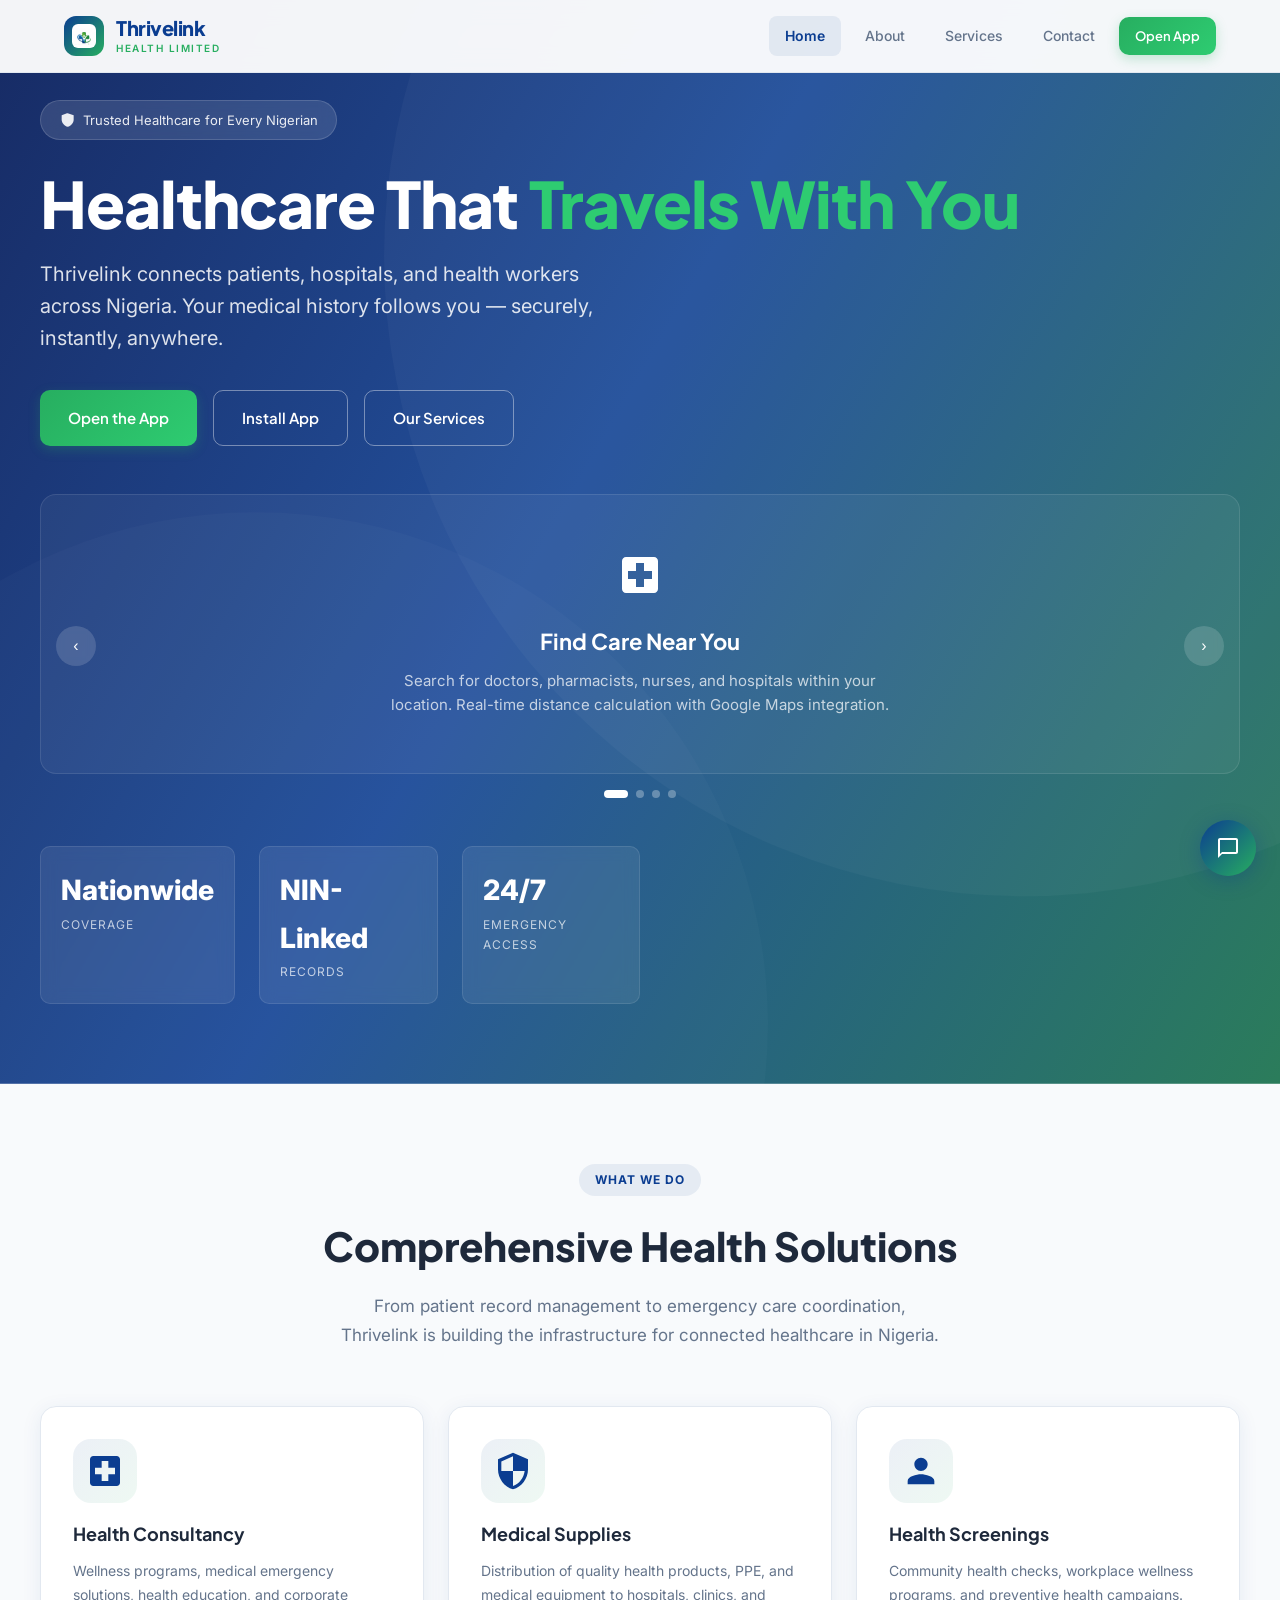
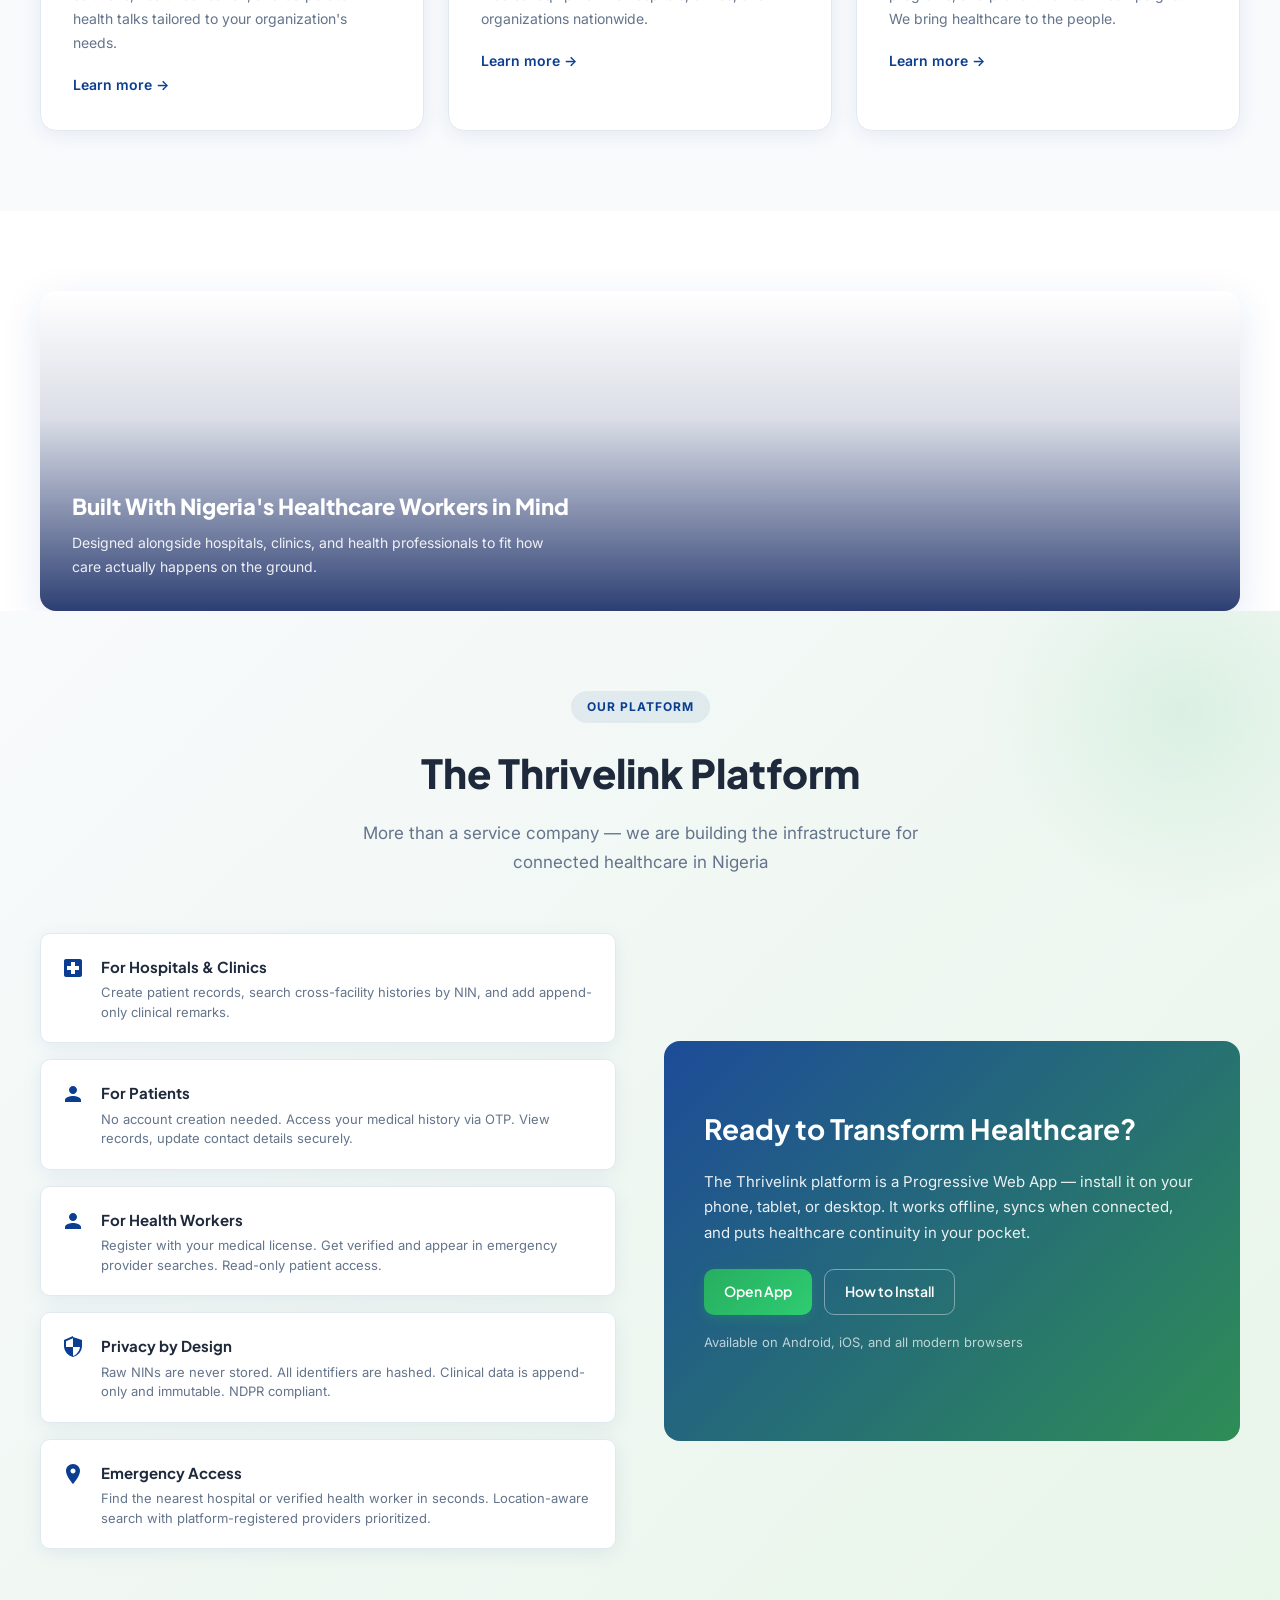
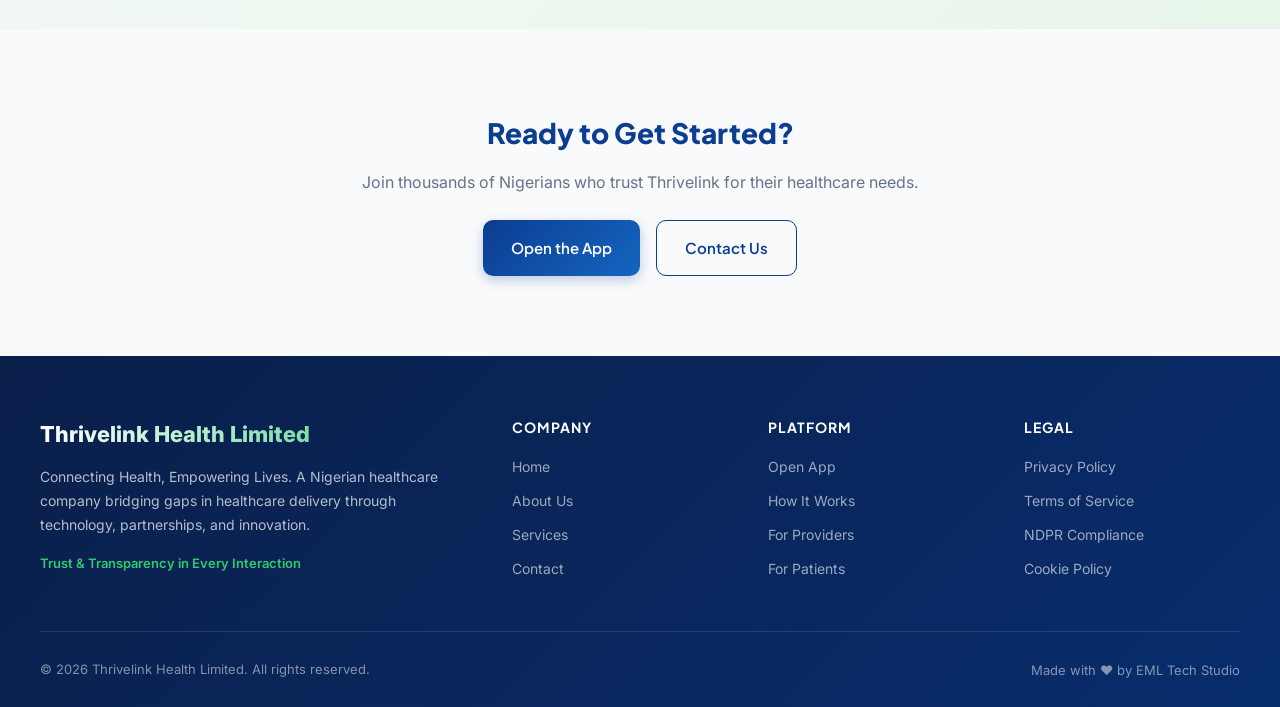
<file: index.html>
<!DOCTYPE html>
<html lang="en">
<head>
<meta charset="UTF-8">
<meta name="viewport" content="width=device-width, initial-scale=1.0, maximum-scale=1.0, user-scalable=no">
<meta name="theme-color" content="#0B3D91">
<meta name="description" content="Thrivelink Health Limited — Nigeria's Connected Healthcare Platform. Find doctors, manage patient records, and access emergency care.">
<title>Thrivelink Health Limited — Nigeria's Connected Healthcare</title>
<link rel="stylesheet" href="styles.css">
<link rel="icon" href="icons/icon-72x72.png">
<link rel="manifest" href="manifest.json">
</head>
<body>

<div class="toast-container" id="toastContainer"></div>

<header class="header">
  <div class="header-inner">
    <a href="index.html" class="header-logo">
      <div class="logo-mark"><img src="icons/icon-72x72.png" alt="Thrivelink" width="24" height="24" style="border-radius:6px;object-fit:cover;display:block;" onerror="this.style.display='none';this.nextElementSibling.style.display='block';"><svg style="display:none;" viewBox="0 0 100 100" width="24" height="24"><rect width="100" height="100" rx="20" fill="white"/><path d="M50 25 L50 75 M25 50 L75 50" stroke="#0B3D91" stroke-width="12" stroke-linecap="round"/></svg></div>
      <div class="logo-text-group"><div class="logo-name">Thrivelink</div><div class="logo-tag">Health Limited</div></div>
    </a>
    <nav class="header-nav">
      <a href="index.html" class="nav-link active">Home</a>
      <a href="about.html" class="nav-link">About</a>
      <a href="services.html" class="nav-link">Services</a>
      <a href="contact.html" class="nav-link">Contact</a>
      <a href="app.html" class="btn btn-green btn-sm">Open App</a>
    </nav>
    <button class="mobile-menu-btn" onclick="toggleMobileNav()" aria-label="Menu"><svg viewBox="0 0 24 24" width="20" height="20" fill="var(--text)"><path d="M3 18h18v-2H3v2zm0-5h18v-2H3v2zm0-7v2h18V6H3z"/></svg></button>
  </div>
</header>

<div class="mobile-nav-overlay" id="mobileNavOverlay" onclick="toggleMobileNav()"></div>
<div class="mobile-nav" id="mobileNav">
  <a href="index.html" class="nav-link" style="color:var(--deep-blue);font-weight:700;">Home</a>
  <a href="about.html" class="nav-link">About</a>
  <a href="services.html" class="nav-link">Services</a>
  <a href="contact.html" class="nav-link">Contact</a>
  <a href="app.html" class="btn btn-green">Open App</a>
</div>

<section class="hero">
  <div class="hero-bg"></div>
  <div class="hero-inner">
    <div class="hero-badge">
      <svg width="16" height="16" viewBox="0 0 24 24" fill="currentColor"><path d="M12 2L4 5v6.09c0 5.05 3.84 9.76 9 10.91 5.16-1.15 9-5.86 9-10.91V5l-9-3z"/></svg>
      Trusted Healthcare for Every Nigerian
    </div>
    <h1>Healthcare That <span class="highlight">Travels With You</span></h1>
    <p>Thrivelink connects patients, hospitals, and health workers across Nigeria. Your medical history follows you — securely, instantly, anywhere.</p>
    <div class="hero-cta">
      <a href="app.html" class="btn btn-green btn-lg">Open the App</a>
      <a href="install.html" class="btn btn-outline-white btn-lg">Install App</a>
      <a href="services.html" class="btn btn-outline-white btn-lg">Our Services</a>
    </div>

    <div class="slideshow-wrap">
      <div class="slideshow-container">
        <div class="slide active">
          <div class="slide-content">
            <div class="slide-icon"><svg width="48" height="48" viewBox="0 0 24 24" fill="white"><path d="M19 3H5c-1.1 0-2 .9-2 2v14c0 1.1.9 2 2 2h14c1.1 0 2-.9 2-2V5c0-1.1-.9-2-2-2zm-1 11h-4v4h-4v-4H6v-4h4V6h4v4h4v4z"/></svg></div>
            <h3>Find Care Near You</h3>
            <p>Search for doctors, pharmacists, nurses, and hospitals within your location. Real-time distance calculation with Google Maps integration.</p>
          </div>
        </div>
        <div class="slide">
          <div class="slide-content">
            <div class="slide-icon"><svg width="48" height="48" viewBox="0 0 24 24" fill="white"><path d="M12 1L3 5v6c0 5.55 3.84 10.74 9 12 5.16-1.26 9-6.45 9-12V5l-9-4zm0 10.99h7c-.53 4.12-3.28 7.86-7 8.94V12H5V6.3l7-3.11v8.8z"/></svg></div>
            <h3>Connected Medical Records</h3>
            <p>Your NIN-linked health record follows you to any hospital. No more lost files or repeated tests. Secure, private, and NDPR compliant.</p>
          </div>
        </div>
        <div class="slide">
          <div class="slide-content">
            <div class="slide-icon"><svg width="48" height="48" viewBox="0 0 24 24" fill="white"><path d="M12 12c2.21 0 4-1.79 4-4s-1.79-4-4-4-4 1.79-4 4 1.79 4 4 4zm0 2c-2.67 0-8 1.34-8 4v2h16v-2c0-2.66-5.33-4-8-4z"/></svg></div>
            <h3>Verified Health Workers</h3>
            <p>Every doctor, nurse, and pharmacist on our platform is verified with their medical license. Trust who you consult with.</p>
          </div>
        </div>
        <div class="slide">
          <div class="slide-content">
            <div class="slide-icon"><svg width="48" height="48" viewBox="0 0 24 24" fill="white"><path d="M12 2C8.13 2 5 5.13 5 9c0 5.25 7 13 7 13s7-7.75 7-13c0-3.87-3.13-7-7-7zm0 9.5c-1.38 0-2.5-1.12-2.5-2.5s1.12-2.5 2.5-2.5 2.5 1.12 2.5 2.5-1.12 2.5-2.5 2.5z"/></svg></div>
            <h3>Emergency Response</h3>
            <p>In an emergency, find the nearest available hospital or health worker in seconds. Location-aware search prioritizes open providers.</p>
          </div>
        </div>
      </div>
      <button class="slide-nav prev" onclick="prevSlide()" aria-label="Previous">&#8249;</button>
      <button class="slide-nav next" onclick="nextSlide()" aria-label="Next">&#8250;</button>
      <div class="slide-dots">
        <button class="slide-dot active" onclick="goToSlide(0)" aria-label="Slide 1"></button>
        <button class="slide-dot" onclick="goToSlide(1)" aria-label="Slide 2"></button>
        <button class="slide-dot" onclick="goToSlide(2)" aria-label="Slide 3"></button>
        <button class="slide-dot" onclick="goToSlide(3)" aria-label="Slide 4"></button>
      </div>
    </div>

    <div class="hero-stats">
      <div class="hero-stat"><div class="num">Nationwide</div><div class="label">Coverage</div></div>
      <div class="hero-stat"><div class="num">NIN-Linked</div><div class="label">Records</div></div>
      <div class="hero-stat"><div class="num">24/7</div><div class="label">Emergency Access</div></div>
    </div>
  </div>
</section>

<section class="section" style="background:var(--off-white);">
  <div class="section-inner">
    <div class="section-header">
      <div class="badge">What We Do</div>
      <h2>Comprehensive Health Solutions</h2>
      <p>From patient record management to emergency care coordination, Thrivelink is building the infrastructure for connected healthcare in Nigeria.</p>
    </div>
    <div class="preview-grid">
      <div class="preview-card">
        <div class="preview-icon"><svg width="40" height="40" viewBox="0 0 24 24" fill="var(--deep-blue)"><path d="M19 3H5c-1.1 0-2 .9-2 2v14c0 1.1.9 2 2 2h14c1.1 0 2-.9 2-2V5c0-1.1-.9-2-2-2zm-1 11h-4v4h-4v-4H6v-4h4V6h4v4h4v4z"/></svg></div>
        <h3>Health Consultancy</h3>
        <p>Wellness programs, medical emergency solutions, health education, and corporate health talks tailored to your organization's needs.</p>
        <a href="services.html" class="read-more">Learn more &rarr;</a>
      </div>
      <div class="preview-card">
        <div class="preview-icon"><svg width="40" height="40" viewBox="0 0 24 24" fill="var(--deep-blue)"><path d="M12 1L3 5v6c0 5.55 3.84 10.74 9 12 5.16-1.26 9-6.45 9-12V5l-9-4zm0 10.99h7c-.53 4.12-3.28 7.86-7 8.94V12H5V6.3l7-3.11v8.8z"/></svg></div>
        <h3>Medical Supplies</h3>
        <p>Distribution of quality health products, PPE, and medical equipment to hospitals, clinics, and organizations nationwide.</p>
        <a href="services.html" class="read-more">Learn more &rarr;</a>
      </div>
      <div class="preview-card">
        <div class="preview-icon"><svg width="40" height="40" viewBox="0 0 24 24" fill="var(--deep-blue)"><path d="M12 12c2.21 0 4-1.79 4-4s-1.79-4-4-4-4 1.79-4 4 1.79 4 4 4zm0 2c-2.67 0-8 1.34-8 4v2h16v-2c0-2.66-5.33-4-8-4z"/></svg></div>
        <h3>Health Screenings</h3>
        <p>Community health checks, workplace wellness programs, and preventive health campaigns. We bring healthcare to the people.</p>
        <a href="services.html" class="read-more">Learn more &rarr;</a>
      </div>
    </div>
  </div>
</section>

<section class="section" style="padding-bottom:0;">
  <div class="section-inner">
    <div class="photo-banner" style="background-image:url('https://images.unsplash.com/photo-1643297654416-05795d62e39c?auto=format&fit=crop&w=1600&q=80');">
      <div class="photo-banner-content">
        <h3>Built With Nigeria's Healthcare Workers in Mind</h3>
        <p>Designed alongside hospitals, clinics, and health professionals to fit how care actually happens on the ground.</p>
      </div>
    </div>
  </div>
</section>

<section class="section platform-section">
  <div class="section-inner">
    <div class="section-header">
      <div class="badge">Our Platform</div>
      <h2>The Thrivelink Platform</h2>
      <p>More than a service company — we are building the infrastructure for connected healthcare in Nigeria</p>
    </div>
    <div class="platform-grid">
      <div class="platform-features">
        <div class="platform-feature">
          <div class="pf-icon"><svg width="24" height="24" viewBox="0 0 24 24" fill="var(--deep-blue)"><path d="M19 3H5c-1.1 0-2 .9-2 2v14c0 1.1.9 2 2 2h14c1.1 0 2-.9 2-2V5c0-1.1-.9-2-2-2zm-1 11h-4v4h-4v-4H6v-4h4V6h4v4h4v4z"/></svg></div>
          <div><h4>For Hospitals & Clinics</h4><p>Create patient records, search cross-facility histories by NIN, and add append-only clinical remarks.</p></div>
        </div>
        <div class="platform-feature">
          <div class="pf-icon"><svg width="24" height="24" viewBox="0 0 24 24" fill="var(--deep-blue)"><path d="M12 12c2.21 0 4-1.79 4-4s-1.79-4-4-4-4 1.79-4 4 1.79 4 4 4zm0 2c-2.67 0-8 1.34-8 4v2h16v-2c0-2.66-5.33-4-8-4z"/></svg></div>
          <div><h4>For Patients</h4><p>No account creation needed. Access your medical history via OTP. View records, update contact details securely.</p></div>
        </div>
        <div class="platform-feature">
          <div class="pf-icon"><svg width="24" height="24" viewBox="0 0 24 24" fill="var(--deep-blue)"><path d="M12 12c2.21 0 4-1.79 4-4s-1.79-4-4-4-4 1.79-4 4 1.79 4 4 4zm0 2c-2.67 0-8 1.34-8 4v2h16v-2c0-2.66-5.33-4-8-4z"/></svg></div>
          <div><h4>For Health Workers</h4><p>Register with your medical license. Get verified and appear in emergency provider searches. Read-only patient access.</p></div>
        </div>
        <div class="platform-feature">
          <div class="pf-icon"><svg width="24" height="24" viewBox="0 0 24 24" fill="var(--deep-blue)"><path d="M12 1L3 5v6.09c0 5.05 3.84 9.76 9 10.91 5.16-1.15 9-5.86 9-10.91V5l-9-3zm0 10.99h7c-.53 4.12-3.28 7.86-7 8.94V12H5V6.3l7-3.11v8.8z"/></svg></div>
          <div><h4>Privacy by Design</h4><p>Raw NINs are never stored. All identifiers are hashed. Clinical data is append-only and immutable. NDPR compliant.</p></div>
        </div>
        <div class="platform-feature">
          <div class="pf-icon"><svg width="24" height="24" viewBox="0 0 24 24" fill="var(--deep-blue)"><path d="M12 2C8.13 2 5 5.13 5 9c0 5.25 7 13 7 13s7-7.75 7-13c0-3.87-3.13-7-7-7zm0 9.5c-1.38 0-2.5-1.12-2.5-2.5s1.12-2.5 2.5-2.5 2.5 1.12 2.5 2.5-1.12 2.5-2.5 2.5z"/></svg></div>
          <div><h4>Emergency Access</h4><p>Find the nearest hospital or verified health worker in seconds. Location-aware search with platform-registered providers prioritized.</p></div>
        </div>
      </div>
      <div class="platform-visual">
        <h3>Ready to Transform Healthcare?</h3>
        <p>The Thrivelink platform is a Progressive Web App — install it on your phone, tablet, or desktop. It works offline, syncs when connected, and puts healthcare continuity in your pocket.</p>
        <div class="platform-cta">
          <a href="app.html" class="btn btn-green">Open App</a>
          <a href="install.html" class="btn btn-outline-white">How to Install</a>
        </div>
        <p style="font-size:13px;opacity:0.7;margin-top:16px;">Available on Android, iOS, and all modern browsers</p>
      </div>
    </div>
  </div>
</section>

<section class="section" style="background:var(--off-white);text-align:center;">
  <div class="section-inner">
    <h2 style="font-size:28px;font-weight:800;margin-bottom:12px;color:var(--deep-blue);">Ready to Get Started?</h2>
    <p style="font-size:16px;color:var(--text-light);margin-bottom:24px;">Join thousands of Nigerians who trust Thrivelink for their healthcare needs.</p>
    <div style="display:flex;gap:16px;justify-content:center;flex-wrap:wrap;">
      <a href="app.html" class="btn btn-primary btn-lg">Open the App</a>
      <a href="contact.html" class="btn btn-outline btn-lg">Contact Us</a>
    </div>
  </div>
</section>

<footer class="footer">
  <div class="footer-inner">
    <div class="footer-grid">
      <div class="footer-brand">
        <div class="footer-logo">Thrivelink Health Limited</div>
        <p>Connecting Health, Empowering Lives. A Nigerian healthcare company bridging gaps in healthcare delivery through technology, partnerships, and innovation.</p>
        <div class="footer-tagline">Trust & Transparency in Every Interaction</div>
      </div>
      <div class="footer-col"><h4>Company</h4><a href="index.html">Home</a><a href="about.html">About Us</a><a href="services.html">Services</a><a href="contact.html">Contact</a></div>
      <div class="footer-col"><h4>Platform</h4><a href="app.html">Open App</a><a href="services.html#platform">How It Works</a><a href="about.html">For Providers</a><a href="about.html">For Patients</a></div>
      <div class="footer-col"><h4>Legal</h4><a href="#" onclick="showToast('Privacy Policy page coming soon','info');return false;">Privacy Policy</a><a href="#" onclick="showToast('Terms of Service page coming soon','info');return false;">Terms of Service</a><a href="#" onclick="showToast('NDPR Compliance page coming soon','info');return false;">NDPR Compliance</a><a href="#" onclick="showToast('Cookie Policy page coming soon','info');return false;">Cookie Policy</a></div>
    </div>
    <div class="footer-bottom">
      <p>&copy; 2026 Thrivelink Health Limited. All rights reserved.</p>
      <div class="footer-links"><a href="https://emltechstudio.site" target="_blank" rel="noopener">Made with &hearts; by EML Tech Studio</a></div>
    </div>
  </div>
</footer>

<a href="chatbot.html" target="_blank" rel="noopener" class="fab-chat" aria-label="Help Desk">
  <svg width="24" height="24" viewBox="0 0 24 24" fill="white"><path d="M20 2H4c-1.1 0-2 .9-2 2v18l4-4h14c1.1 0 2-.9 2-2V4c0-1.1-.9-2-2-2zm0 14H6l-2 2V4h16v12z"/></svg>
</a>

<script src="script.js"></script>
</body>
</html>
</file>
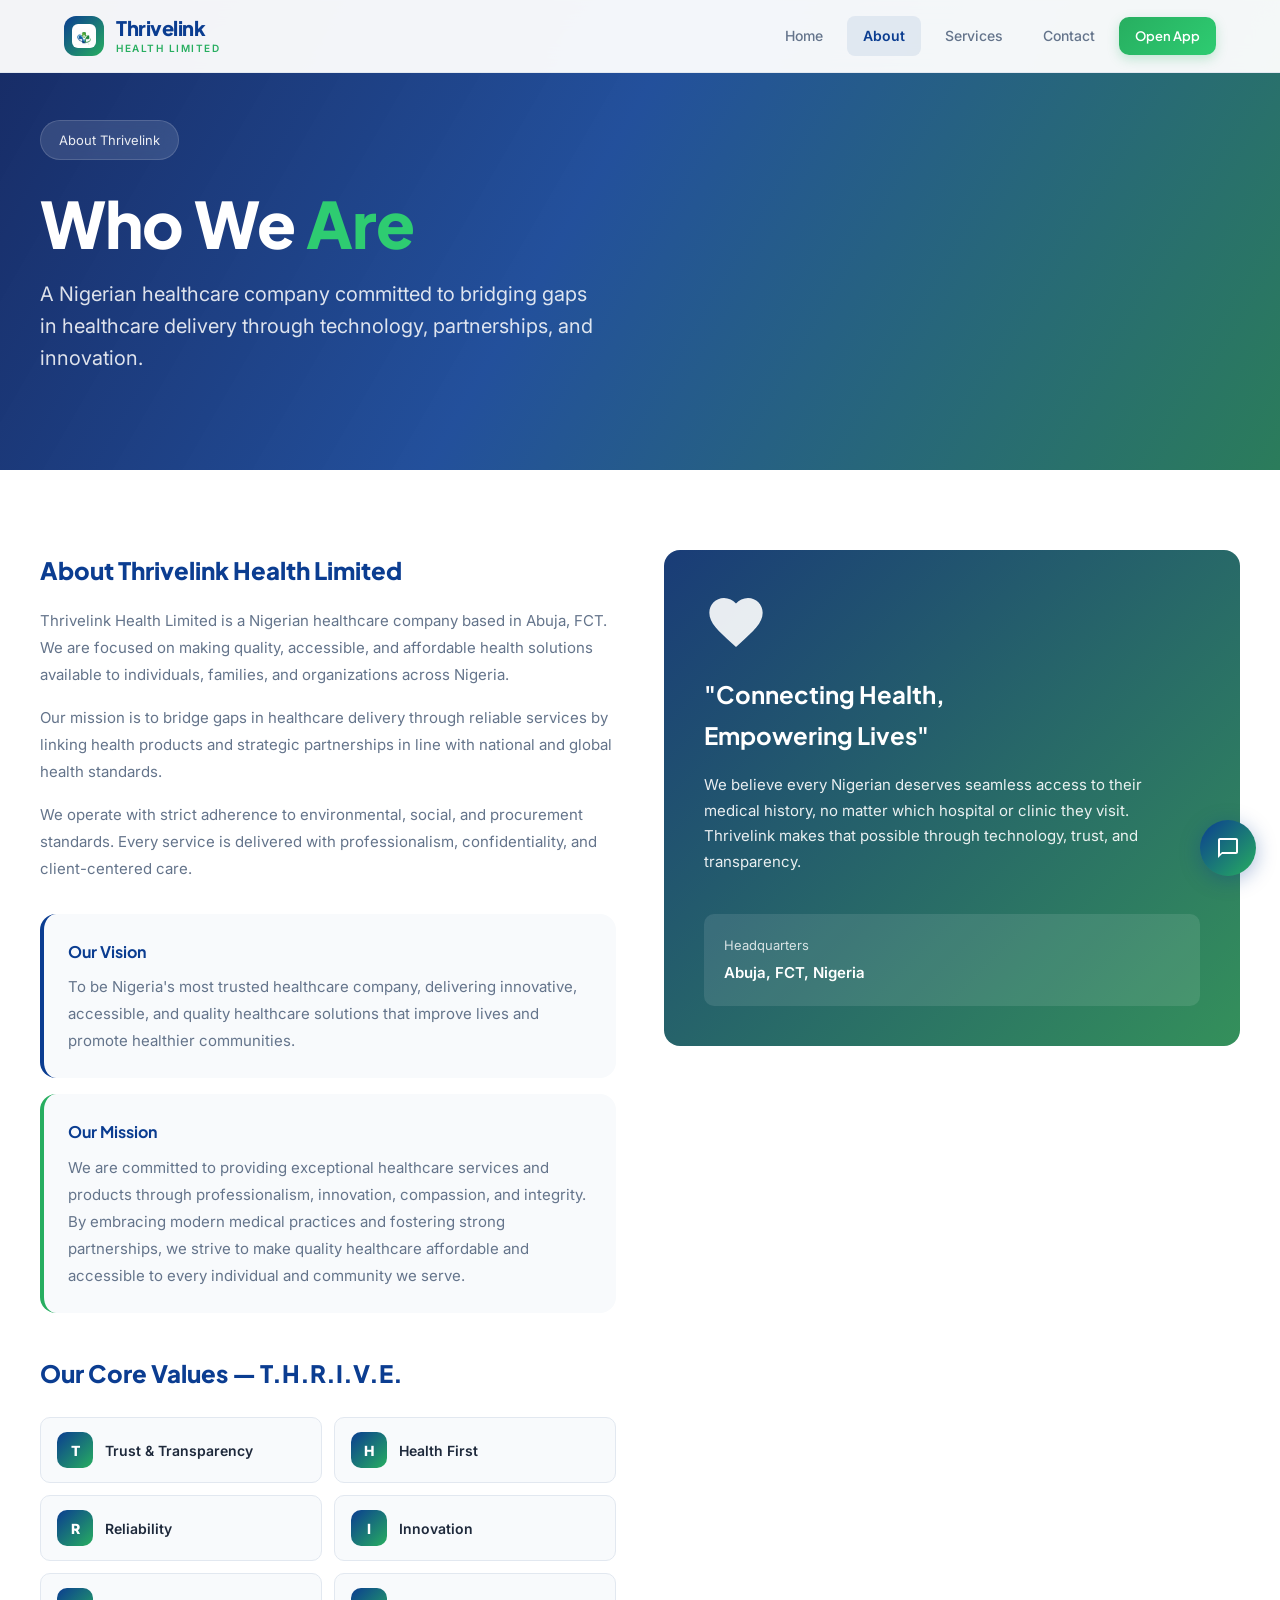
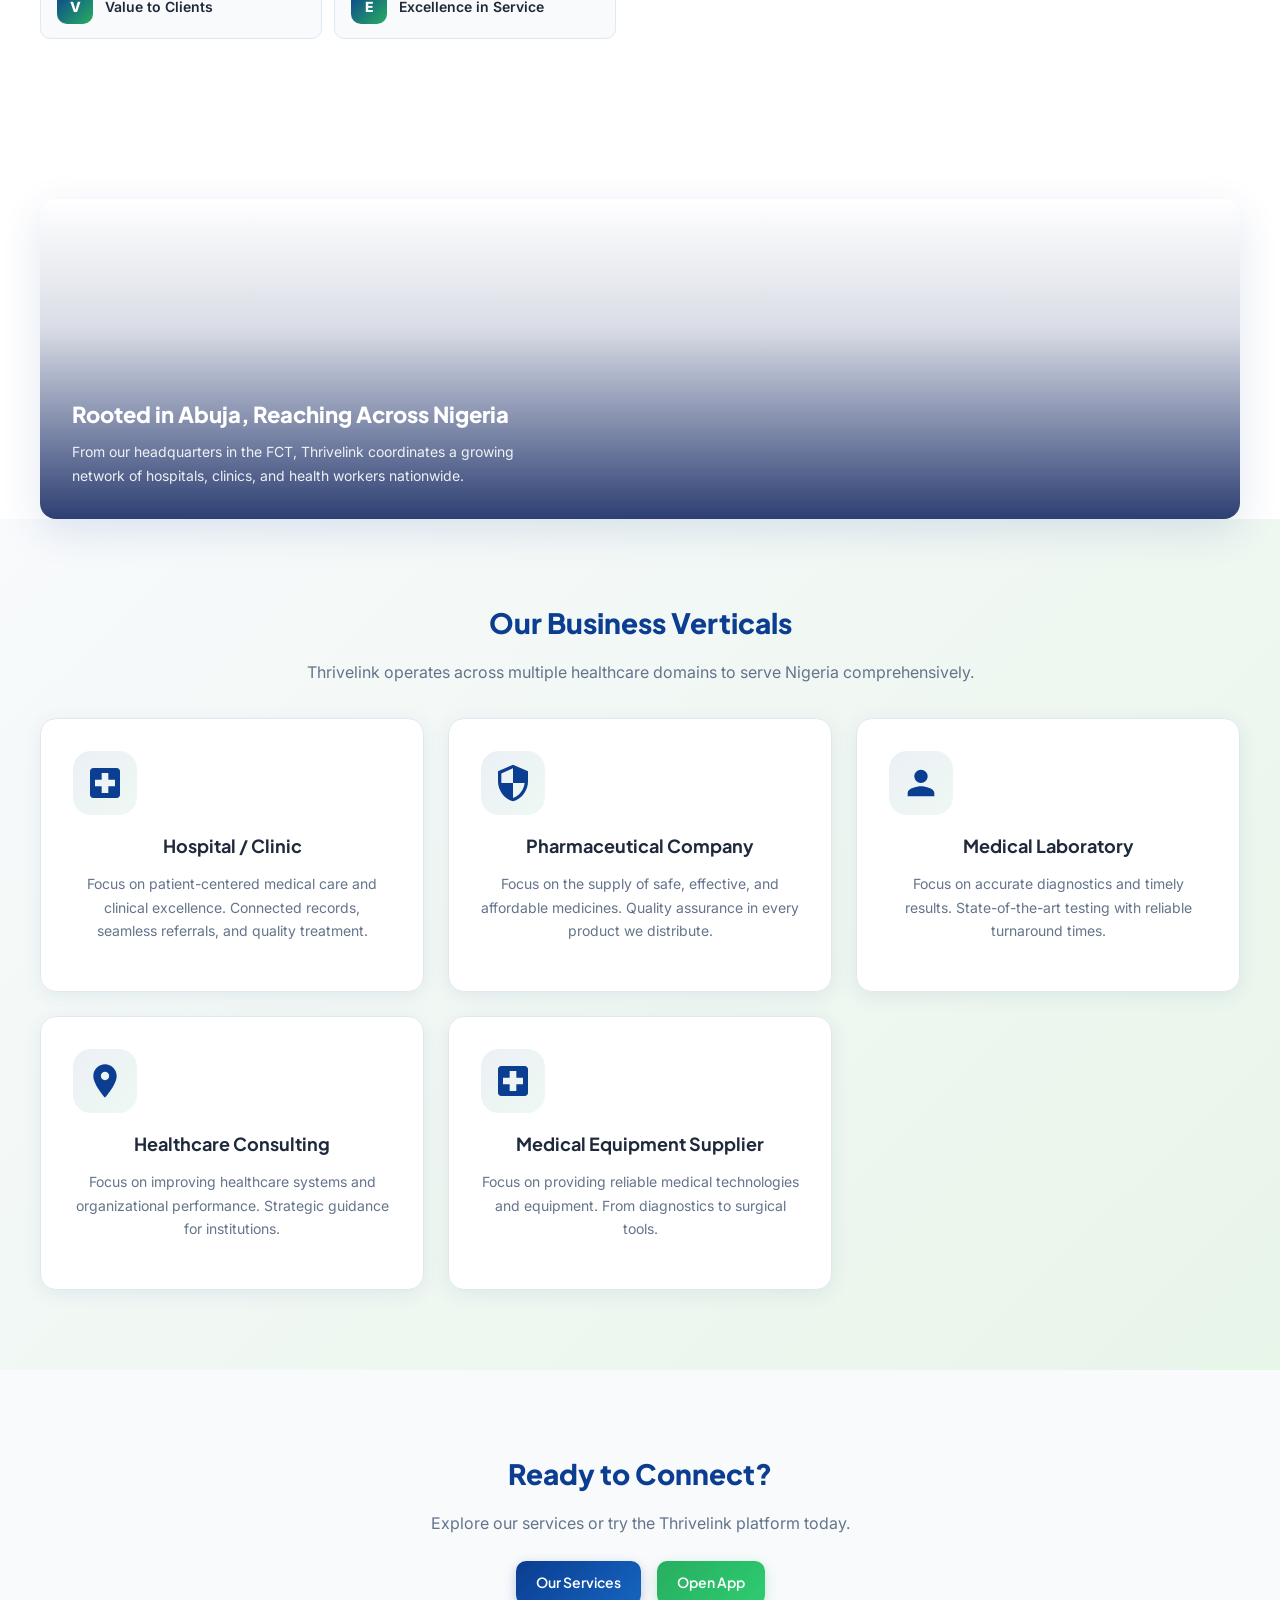
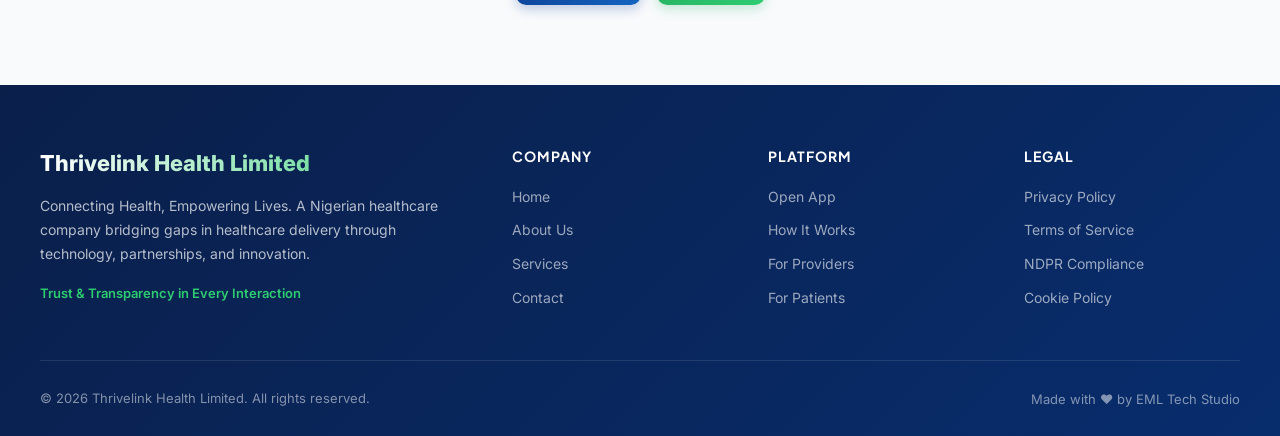
<file: about.html>
<!DOCTYPE html>
<html lang="en">
<head>
<meta charset="UTF-8">
<meta name="viewport" content="width=device-width, initial-scale=1.0, maximum-scale=1.0, user-scalable=no">
<meta name="theme-color" content="#0B3D91">
<meta name="description" content="About Thrivelink Health Limited — Our mission, vision, core values, and commitment to bridging healthcare gaps in Nigeria.">
<title>About Us — Thrivelink Health Limited</title>
<link rel="stylesheet" href="styles.css">
<link rel="icon" href="icons/icon-72x72.png">
</head>
<body>

<div class="toast-container" id="toastContainer"></div>

<header class="header">
  <div class="header-inner">
    <a href="index.html" class="header-logo">
      <div class="logo-mark"><img src="icons/icon-72x72.png" alt="Thrivelink" width="24" height="24" style="border-radius:6px;object-fit:cover;display:block;" onerror="this.style.display='none';this.nextElementSibling.style.display='block';"><svg style="display:none;" viewBox="0 0 100 100" width="24" height="24"><rect width="100" height="100" rx="20" fill="white"/><path d="M50 25 L50 75 M25 50 L75 50" stroke="#0B3D91" stroke-width="12" stroke-linecap="round"/></svg></div>
      <div class="logo-text-group"><div class="logo-name">Thrivelink</div><div class="logo-tag">Health Limited</div></div>
    </a>
    <nav class="header-nav">
      <a href="index.html" class="nav-link">Home</a>
      <a href="about.html" class="nav-link active">About</a>
      <a href="services.html" class="nav-link">Services</a>
      <a href="contact.html" class="nav-link">Contact</a>
      <a href="app.html" class="btn btn-green btn-sm">Open App</a>
    </nav>
    <button class="mobile-menu-btn" onclick="toggleMobileNav()" aria-label="Menu"><svg viewBox="0 0 24 24" width="20" height="20" fill="var(--text)"><path d="M3 18h18v-2H3v2zm0-5h18v-2H3v2zm0-7v2h18V6H3z"/></svg></button>
  </div>
</header>

<div class="mobile-nav-overlay" id="mobileNavOverlay" onclick="toggleMobileNav()"></div>
<div class="mobile-nav" id="mobileNav">
  <a href="index.html" class="nav-link">Home</a>
  <a href="about.html" class="nav-link" style="color:var(--deep-blue);font-weight:700;">About</a>
  <a href="services.html" class="nav-link">Services</a>
  <a href="contact.html" class="nav-link">Contact</a>
  <a href="app.html" class="btn btn-green">Open App</a>
</div>

<section class="hero" style="min-height:50vh;padding:120px 24px 60px;">
  <div class="hero-inner">
    <div class="hero-badge">About Thrivelink</div>
    <h1>Who We <span class="highlight">Are</span></h1>
    <p>A Nigerian healthcare company committed to bridging gaps in healthcare delivery through technology, partnerships, and innovation.</p>
  </div>
</section>

<section class="section">
  <div class="section-inner">
    <div class="about-grid">
      <div class="about-content">
        <h3>About Thrivelink Health Limited</h3>
        <p>Thrivelink Health Limited is a Nigerian healthcare company based in Abuja, FCT. We are focused on making quality, accessible, and affordable health solutions available to individuals, families, and organizations across Nigeria.</p>
        <p>Our mission is to bridge gaps in healthcare delivery through reliable services by linking health products and strategic partnerships in line with national and global health standards.</p>
        <p>We operate with strict adherence to environmental, social, and procurement standards. Every service is delivered with professionalism, confidentiality, and client-centered care.</p>

        <div style="margin-top:32px;padding:24px;background:var(--off-white);border-radius:var(--radius);border-left:4px solid var(--deep-blue);">
          <h4 style="font-size:16px;font-weight:700;color:var(--deep-blue);margin-bottom:8px;">Our Vision</h4>
          <p style="font-size:15px;color:var(--text-light);margin:0;">To be Nigeria's most trusted healthcare company, delivering innovative, accessible, and quality healthcare solutions that improve lives and promote healthier communities.</p>
        </div>
        <div style="margin-top:16px;padding:24px;background:var(--off-white);border-radius:var(--radius);border-left:4px solid var(--green);">
          <h4 style="font-size:16px;font-weight:700;color:var(--deep-blue);margin-bottom:8px;">Our Mission</h4>
          <p style="font-size:15px;color:var(--text-light);margin:0;">We are committed to providing exceptional healthcare services and products through professionalism, innovation, compassion, and integrity. By embracing modern medical practices and fostering strong partnerships, we strive to make quality healthcare affordable and accessible to every individual and community we serve.</p>
        </div>

        <h3 style="margin-top:40px;">Our Core Values — T.H.R.I.V.E.</h3>
        <div class="about-values">
          <div class="value-item"><div class="v-letter">T</div><div class="v-text">Trust & Transparency</div></div>
          <div class="value-item"><div class="v-letter">H</div><div class="v-text">Health First</div></div>
          <div class="value-item"><div class="v-letter">R</div><div class="v-text">Reliability</div></div>
          <div class="value-item"><div class="v-letter">I</div><div class="v-text">Innovation</div></div>
          <div class="value-item"><div class="v-letter">V</div><div class="v-text">Value to Clients</div></div>
          <div class="value-item"><div class="v-letter">E</div><div class="v-text">Excellence in Service</div></div>
        </div>
      </div>
      <div class="about-visual">
        <svg viewBox="0 0 24 24" width="64" height="64" fill="white" style="margin-bottom:20px;opacity:0.9;"><path d="M12 21.35l-1.45-1.32C5.4 15.36 2 12.28 2 8.5 2 5.42 4.42 3 7.5 3c1.74 0 3.41.81 4.5 2.09C13.09 3.81 14.76 3 16.5 3 19.58 3 22 5.42 22 8.5c0 3.78-3.4 6.86-8.55 11.54L12 21.35z"/></svg>
        <h4>"Connecting Health,<br>Empowering Lives"</h4>
        <p>We believe every Nigerian deserves seamless access to their medical history, no matter which hospital or clinic they visit. Thrivelink makes that possible through technology, trust, and transparency.</p>
        <div style="margin-top:24px;padding:20px;background:rgba(255,255,255,0.1);border-radius:var(--radius-sm);">
          <div style="font-size:13px;opacity:0.8;margin-bottom:4px;">Headquarters</div>
          <div style="font-size:15px;font-weight:600;">Abuja, FCT, Nigeria</div>
        </div>
      </div>
    </div>
  </div>
</section>

<section class="section" style="padding-bottom:0;">
  <div class="section-inner">
    <div class="photo-banner" style="background-image:url('https://images.unsplash.com/photo-1576669801945-7a346954da5a?auto=format&fit=crop&w=1600&q=80');">
      <div class="photo-banner-content">
        <h3>Rooted in Abuja, Reaching Across Nigeria</h3>
        <p>From our headquarters in the FCT, Thrivelink coordinates a growing network of hospitals, clinics, and health workers nationwide.</p>
      </div>
    </div>
  </div>
</section>

<section class="section" style="background:linear-gradient(135deg,var(--off-white),#E8F5E9);text-align:center;">
  <div class="section-inner">
    <h2 style="font-size:28px;font-weight:800;margin-bottom:12px;color:var(--deep-blue);">Our Business Verticals</h2>
    <p style="font-size:16px;color:var(--text-light);margin-bottom:32px;">Thrivelink operates across multiple healthcare domains to serve Nigeria comprehensively.</p>
    <div class="preview-grid">
      <div class="preview-card">
        <div class="preview-icon"><svg width="40" height="40" viewBox="0 0 24 24" fill="var(--deep-blue)"><path d="M19 3H5c-1.1 0-2 .9-2 2v14c0 1.1.9 2 2 2h14c1.1 0 2-.9 2-2V5c0-1.1-.9-2-2-2zm-1 11h-4v4h-4v-4H6v-4h4V6h4v4h4v4z"/></svg></div>
        <h3>Hospital / Clinic</h3>
        <p>Focus on patient-centered medical care and clinical excellence. Connected records, seamless referrals, and quality treatment.</p>
      </div>
      <div class="preview-card">
        <div class="preview-icon"><svg width="40" height="40" viewBox="0 0 24 24" fill="var(--deep-blue)"><path d="M12 1L3 5v6c0 5.55 3.84 10.74 9 12 5.16-1.26 9-6.45 9-12V5l-9-4zm0 10.99h7c-.53 4.12-3.28 7.86-7 8.94V12H5V6.3l7-3.11v8.8z"/></svg></div>
        <h3>Pharmaceutical Company</h3>
        <p>Focus on the supply of safe, effective, and affordable medicines. Quality assurance in every product we distribute.</p>
      </div>
      <div class="preview-card">
        <div class="preview-icon"><svg width="40" height="40" viewBox="0 0 24 24" fill="var(--deep-blue)"><path d="M12 12c2.21 0 4-1.79 4-4s-1.79-4-4-4-4 1.79-4 4 1.79 4 4 4zm0 2c-2.67 0-8 1.34-8 4v2h16v-2c0-2.66-5.33-4-8-4z"/></svg></div>
        <h3>Medical Laboratory</h3>
        <p>Focus on accurate diagnostics and timely results. State-of-the-art testing with reliable turnaround times.</p>
      </div>
      <div class="preview-card">
        <div class="preview-icon"><svg width="40" height="40" viewBox="0 0 24 24" fill="var(--deep-blue)"><path d="M12 2C8.13 2 5 5.13 5 9c0 5.25 7 13 7 13s7-7.75 7-13c0-3.87-3.13-7-7-7zm0 9.5c-1.38 0-2.5-1.12-2.5-2.5s1.12-2.5 2.5-2.5 2.5 1.12 2.5 2.5-1.12 2.5-2.5 2.5z"/></svg></div>
        <h3>Healthcare Consulting</h3>
        <p>Focus on improving healthcare systems and organizational performance. Strategic guidance for institutions.</p>
      </div>
      <div class="preview-card">
        <div class="preview-icon"><svg width="40" height="40" viewBox="0 0 24 24" fill="var(--deep-blue)"><path d="M19 3H5c-1.1 0-2 .9-2 2v14c0 1.1.9 2 2 2h14c1.1 0 2-.9 2-2V5c0-1.1-.9-2-2-2zm-1 11h-4v4h-4v-4H6v-4h4V6h4v4h4v4z"/></svg></div>
        <h3>Medical Equipment Supplier</h3>
        <p>Focus on providing reliable medical technologies and equipment. From diagnostics to surgical tools.</p>
      </div>
    </div>
  </div>
</section>

<section class="section" style="background:var(--off-white);text-align:center;">
  <div class="section-inner">
    <h2 style="font-size:28px;font-weight:800;margin-bottom:12px;color:var(--deep-blue);">Ready to Connect?</h2>
    <p style="font-size:16px;color:var(--text-light);margin-bottom:24px;">Explore our services or try the Thrivelink platform today.</p>
    <div style="display:flex;gap:16px;justify-content:center;flex-wrap:wrap;">
      <a href="services.html" class="btn btn-primary">Our Services</a>
      <a href="app.html" class="btn btn-green">Open App</a>
    </div>
  </div>
</section>

<footer class="footer">
  <div class="footer-inner">
    <div class="footer-grid">
      <div class="footer-brand">
        <div class="footer-logo">Thrivelink Health Limited</div>
        <p>Connecting Health, Empowering Lives. A Nigerian healthcare company bridging gaps in healthcare delivery through technology, partnerships, and innovation.</p>
        <div class="footer-tagline">Trust & Transparency in Every Interaction</div>
      </div>
      <div class="footer-col"><h4>Company</h4><a href="index.html">Home</a><a href="about.html">About Us</a><a href="services.html">Services</a><a href="contact.html">Contact</a></div>
      <div class="footer-col"><h4>Platform</h4><a href="app.html">Open App</a><a href="services.html#platform">How It Works</a><a href="about.html">For Providers</a><a href="about.html">For Patients</a></div>
      <div class="footer-col"><h4>Legal</h4><a href="#" onclick="showToast('Privacy Policy page coming soon','info');return false;">Privacy Policy</a><a href="#" onclick="showToast('Terms of Service page coming soon','info');return false;">Terms of Service</a><a href="#" onclick="showToast('NDPR Compliance page coming soon','info');return false;">NDPR Compliance</a><a href="#" onclick="showToast('Cookie Policy page coming soon','info');return false;">Cookie Policy</a></div>
    </div>
    <div class="footer-bottom">
      <p>&copy; 2026 Thrivelink Health Limited. All rights reserved.</p>
      <div class="footer-links"><a href="https://emltechstudio.site" target="_blank" rel="noopener">Made with &hearts; by EML Tech Studio</a></div>
    </div>
  </div>
</footer>

<a href="chatbot.html" target="_blank" rel="noopener" class="fab-chat" aria-label="Help Desk">
  <svg width="24" height="24" viewBox="0 0 24 24" fill="white"><path d="M20 2H4c-1.1 0-2 .9-2 2v18l4-4h14c1.1 0 2-.9 2-2V4c0-1.1-.9-2-2-2zm0 14H6l-2 2V4h16v12z"/></svg>
</a>

<script src="script.js"></script>
</body>
</html>
</file>
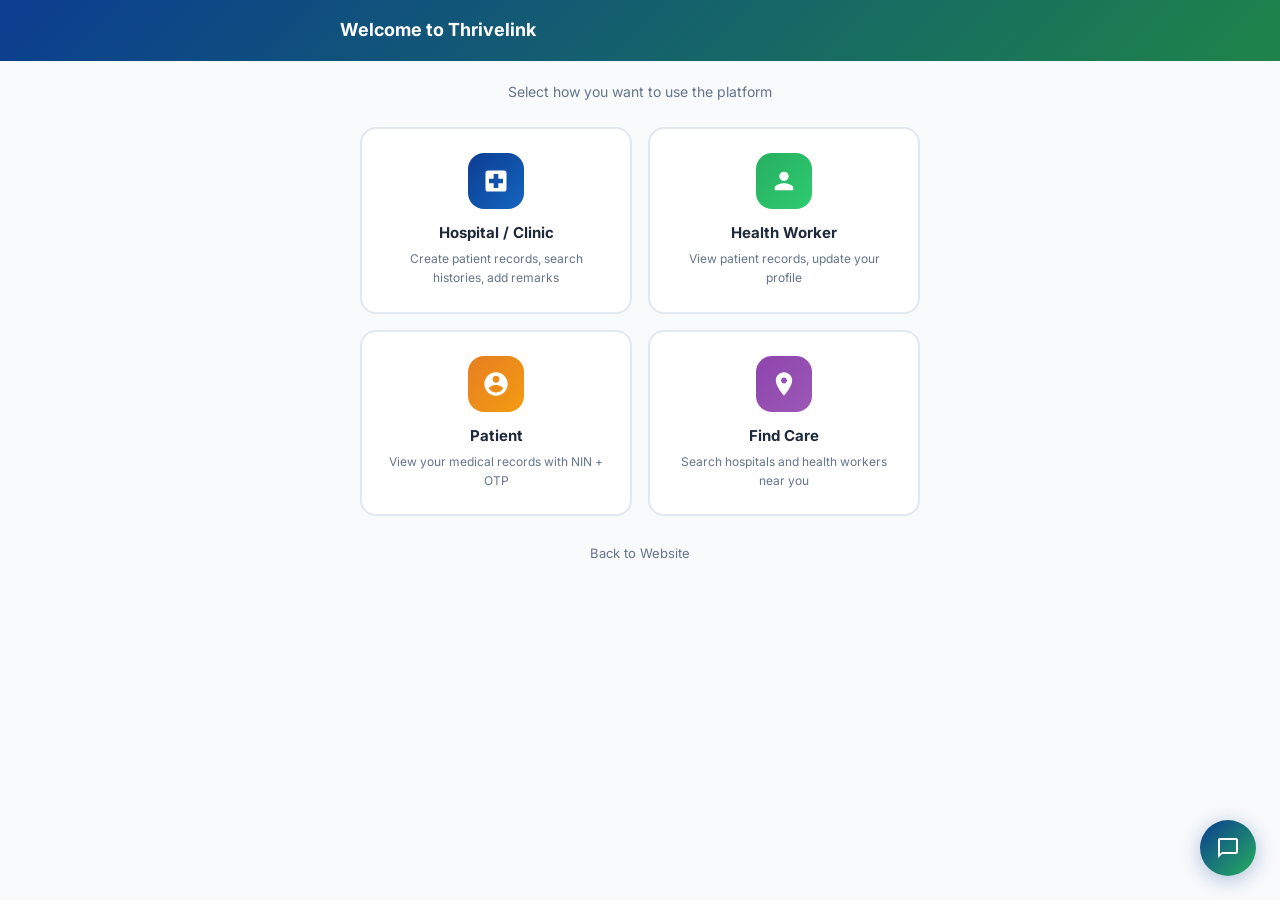
<file: app.html>
<!DOCTYPE html>
<html lang="en">
<head>
<meta charset="UTF-8">
<link rel="preconnect" href="https://fonts.googleapis.com">
<link rel="preconnect" href="https://fonts.gstatic.com" crossorigin>
<link href="https://fonts.googleapis.com/css2?family=Inter:wght@400;500;600;700;800&display=swap" rel="stylesheet">
<meta name="viewport" content="width=device-width, initial-scale=1.0, maximum-scale=1.0, user-scalable=no">
<meta name="theme-color" content="#0B3D91">
<meta name="description" content="Thrivelink Health App - Nigeria's Connected Healthcare Platform">
<title>Thrivelink Health</title>
<link rel="icon" href="icons/icon-72x72.png">
<link rel="manifest" href="manifest.json">
<style>
:root {
  --deep-blue: #0B3D91; --deep-blue-dark: #082d6d; --deep-blue-light: #1565C0;
  --green: #27AE60; --green-light: #2ECC71; --green-dark: #1E8449;
  --white: #FFFFFF; --off-white: #F8FAFC; --light-gray: #F1F5F9;
  --text: #1E293B; --text-light: #64748B; --text-muted: #94A3B8;
  --border: #E2E8F0; --danger: #DC2626;
  --shadow: 0 4px 20px rgba(11,61,145,0.08); --shadow-lg: 0 12px 40px rgba(11,61,145,0.12);
  --radius: 16px; --radius-sm: 10px;
}
* { margin:0; padding:0; box-sizing:border-box; -webkit-tap-highlight-color:transparent; }
html { scroll-behavior:smooth; }
body { font-family: 'Inter', -apple-system, BlinkMacSystemFont, 'Segoe UI', Roboto, 'Helvetica Neue', Arial, sans-serif; background: var(--off-white); color: var(--text); line-height: 1.6; overflow-x: hidden; }
::-webkit-scrollbar { width: 6px; }
::-webkit-scrollbar-track { background: var(--light-gray); }
::-webkit-scrollbar-thumb { background: var(--deep-blue); border-radius: 3px; }

.screen { display: none; min-height: 100vh; padding-bottom: 80px; }
.screen.active { display: block; animation: screenIn 0.3s ease; }
@keyframes screenIn { from { opacity: 0; transform: translateY(10px); } to { opacity: 1; transform: translateY(0); } }

.app-header { position: sticky; top: 0; z-index: 100; background: linear-gradient(135deg, var(--deep-blue), var(--green-dark)); color: white; padding: 16px 20px; }
.app-header-inner { display: flex; align-items: center; justify-content: space-between; max-width: 600px; margin: 0 auto; }
.app-header h1 { font-size: 18px; font-weight: 700; }
.app-header-btn { width: 36px; height: 36px; border-radius: 10px; background: rgba(255,255,255,0.15); border: none; color: white; display: flex; align-items: center; justify-content: center; cursor: pointer; }

.container { max-width: 600px; margin: 0 auto; padding: 20px; }

.card { background: white; border-radius: var(--radius); padding: 20px; border: 1px solid var(--border); box-shadow: var(--shadow); margin-bottom: 16px; }
.card-title { font-size: 16px; font-weight: 700; color: var(--deep-blue); margin-bottom: 4px; }
.card-subtitle { font-size: 13px; color: var(--text-light); }

.btn { display: inline-flex; align-items: center; justify-content: center; gap: 8px; padding: 12px 20px; border-radius: var(--radius-sm); border: none; font-size: 14px; font-weight: 600; cursor: pointer; transition: all 0.2s; text-decoration: none; width: 100%; }
.btn-primary { background: linear-gradient(135deg, var(--deep-blue), var(--deep-blue-light)); color: white; box-shadow: 0 4px 12px rgba(11,61,145,0.25); }
.btn-green { background: linear-gradient(135deg, var(--green), var(--green-light)); color: white; box-shadow: 0 4px 12px rgba(39,174,96,0.25); }
.btn-outline { background: transparent; color: var(--deep-blue); border: 1.5px solid var(--deep-blue); }
.btn-sm { padding: 8px 16px; font-size: 13px; width: auto; }
.btn:disabled { opacity: 0.5; cursor: not-allowed; }

.form-group { margin-bottom: 16px; }
.form-group label { display: block; font-size: 12px; font-weight: 600; color: var(--text); margin-bottom: 6px; text-transform: uppercase; letter-spacing: 0.5px; }
.form-group input, .form-group select, .form-group textarea { width: 100%; padding: 12px 16px; border-radius: var(--radius-sm); border: 1px solid var(--border); font-size: 14px; font-family: inherit; background: var(--off-white); transition: all 0.2s; }
.form-group input:focus, .form-group select:focus, .form-group textarea:focus { outline: none; border-color: var(--deep-blue); box-shadow: 0 0 0 3px rgba(11,61,145,0.1); }
.form-row { display: grid; grid-template-columns: 1fr 1fr; gap: 12px; }

.role-grid { display: grid; grid-template-columns: 1fr 1fr; gap: 16px; margin: 24px 0; }
.role-card { background: white; border-radius: var(--radius); padding: 24px; border: 2px solid var(--border); text-align: center; cursor: pointer; transition: all 0.2s; }
.role-card:hover { border-color: var(--deep-blue); transform: translateY(-2px); box-shadow: var(--shadow); }
.role-card.selected { border-color: var(--deep-blue); background: rgba(11,61,145,0.03); }
.role-icon { width: 56px; height: 56px; border-radius: 16px; margin: 0 auto 12px; display: flex; align-items: center; justify-content: center; }
.role-card h3 { font-size: 15px; font-weight: 700; margin-bottom: 4px; }
.role-card p { font-size: 12px; color: var(--text-light); }

.tabs { display: flex; gap: 4px; background: var(--light-gray); border-radius: var(--radius-sm); padding: 4px; margin-bottom: 20px; }
.tab { flex: 1; padding: 10px; border-radius: 8px; border: none; background: transparent; font-size: 13px; font-weight: 600; color: var(--text-light); cursor: pointer; transition: all 0.2s; }
.tab.active { background: white; color: var(--deep-blue); box-shadow: 0 2px 8px rgba(0,0,0,0.08); }

.search-bar { display: flex; gap: 12px; margin-bottom: 20px; }
.search-bar input { flex: 1; padding: 14px 18px; border-radius: var(--radius-sm); border: 1px solid var(--border); font-size: 14px; background: white; }
.search-bar input:focus { outline: none; border-color: var(--deep-blue); }
.search-bar button { padding: 14px 20px; border-radius: var(--radius-sm); border: none; background: var(--deep-blue); color: white; font-weight: 600; cursor: pointer; }

.result-card { background: white; border-radius: var(--radius); padding: 20px; border: 1px solid var(--border); margin-bottom: 12px; transition: all 0.2s; }
.result-card:hover { border-color: var(--deep-blue); box-shadow: var(--shadow); }
.result-header { display: flex; justify-content: space-between; align-items: flex-start; margin-bottom: 12px; }
.result-name { font-size: 16px; font-weight: 700; color: var(--deep-blue); }
.result-type { font-size: 11px; padding: 4px 10px; border-radius: 20px; background: var(--light-gray); color: var(--text-light); font-weight: 600; text-transform: uppercase; }
.result-detail { display: flex; align-items: center; gap: 8px; font-size: 13px; color: var(--text-light); margin-bottom: 6px; }
.result-actions { display: flex; gap: 8px; margin-top: 12px; }
.result-actions .btn { width: auto; flex: 1; padding: 10px; font-size: 13px; }

.empty-state { text-align: center; padding: 48px 24px; color: var(--text-muted); }
.empty-state svg { margin-bottom: 16px; opacity: 0.5; }
.empty-state h3 { font-size: 16px; font-weight: 600; margin-bottom: 8px; color: var(--text-light); }

.toast-container { position: fixed; top: 20px; right: 20px; z-index: 10000; display: flex; flex-direction: column; gap: 8px; }
.toast { padding: 14px 20px; border-radius: var(--radius-sm); color: white; font-size: 14px; font-weight: 500; box-shadow: var(--shadow-lg); animation: toastIn 0.3s ease; display: flex; align-items: center; gap: 10px; max-width: 320px; }
.toast.success { background: var(--green); }
.toast.error { background: var(--danger); }
.toast.info { background: var(--deep-blue-light); }
@keyframes toastIn { from { opacity:0; transform: translateX(20px); } to { opacity:1; transform: translateX(0); } }

.loading { display: flex; align-items: center; justify-content: center; padding: 40px; }
.spinner { width: 32px; height: 32px; border: 3px solid var(--border); border-top-color: var(--deep-blue); border-radius: 50%; animation: spin 0.8s linear infinite; }
@keyframes spin { to { transform: rotate(360deg); } }

.fab-chat { position: fixed; bottom: 24px; right: 24px; z-index: 500; width: 56px; height: 56px; border-radius: 50%; background: linear-gradient(135deg, var(--deep-blue), var(--green)); color: white; border: none; box-shadow: 0 4px 20px rgba(11,61,145,0.3); display: flex; align-items: center; justify-content: center; cursor: pointer; transition: all 0.2s; }
.fab-chat:hover { transform: scale(1.1); }

.profile-header { text-align: center; padding: 32px 20px; background: linear-gradient(135deg, var(--deep-blue), var(--green-dark)); color: white; border-radius: var(--radius); margin-bottom: 20px; }
.profile-avatar { width: 72px; height: 72px; border-radius: 50%; background: rgba(255,255,255,0.2); display: flex; align-items: center; justify-content: center; margin: 0 auto 16px; font-size: 28px; font-weight: 800; }
.profile-name { font-size: 22px; font-weight: 700; margin-bottom: 4px; }
.profile-role { font-size: 13px; opacity: 0.8; text-transform: uppercase; letter-spacing: 1px; }

.stats-grid { display: grid; grid-template-columns: repeat(3, 1fr); gap: 12px; margin-bottom: 20px; }
.stat-card { background: white; border-radius: var(--radius-sm); padding: 16px; text-align: center; border: 1px solid var(--border); }
.stat-num { font-size: 24px; font-weight: 800; color: var(--deep-blue); }
.stat-label { font-size: 11px; color: var(--text-light); text-transform: uppercase; letter-spacing: 0.5px; }

.remark-item { padding: 16px; background: var(--off-white); border-radius: var(--radius-sm); margin-bottom: 12px; border-left: 3px solid var(--green); }
.remark-header { display: flex; justify-content: space-between; margin-bottom: 8px; }
.remark-author { font-size: 13px; font-weight: 700; color: var(--deep-blue); }
.remark-date { font-size: 11px; color: var(--text-muted); }
.remark-text { font-size: 14px; color: var(--text); line-height: 1.6; }

.hours-grid { display: grid; grid-template-columns: 100px 1fr 1fr; gap: 8px; align-items: center; margin-bottom: 8px; }
.hours-grid label { font-size: 13px; font-weight: 600; }
.hours-grid input { padding: 8px 12px; font-size: 13px; }

.password-wrap { position: relative; }
.password-wrap input { padding-right: 44px; }
.password-toggle { position: absolute; right: 4px; top: 50%; transform: translateY(-50%); width: 34px; height: 34px; border: none; background: transparent; cursor: pointer; display: flex; align-items: center; justify-content: center; color: var(--text-light); border-radius: 8px; transition: all 0.15s; }
.password-toggle:hover { background: var(--light-gray); color: var(--deep-blue); }

.edit-section { display: none; }
.edit-section.active { display: block; }
.info-row { display: flex; justify-content: space-between; padding: 10px 0; border-bottom: 1px solid var(--border); font-size: 14px; }
.info-row:last-child { border-bottom: none; }
.info-label { font-weight: 600; color: var(--text-light); }
.info-value { color: var(--text); text-align: right; max-width: 60%; }

@media (max-width: 480px) {
  .role-grid { grid-template-columns: 1fr; }
  .form-row { grid-template-columns: 1fr; }
  .stats-grid { grid-template-columns: 1fr; }
  .hours-grid { grid-template-columns: 80px 1fr 1fr; }
  .container { padding: 16px; }
}

#splashScreen { position: fixed; inset: 0; z-index: 10000; background: linear-gradient(135deg, #0B3D91, #1E8449); display: flex; flex-direction: column; align-items: center; justify-content: center; animation: splashFade 0.5s ease 1.8s forwards; }
@keyframes splashFade { 0% { opacity: 1; visibility: visible; } 100% { opacity: 0; visibility: hidden; pointer-events: none; } }
.splash-logo { width: 80px; height: 80px; border-radius: 20px; background: white; display: flex; align-items: center; justify-content: center; margin-bottom: 20px; animation: splashPulse 1.5s ease infinite; }
@keyframes splashPulse { 0%, 100% { transform: scale(1); } 50% { transform: scale(1.08); } }
.splash-title { font-size: 26px; font-weight: 800; color: white; margin-bottom: 6px; }
.splash-subtitle { font-size: 13px; color: rgba(255,255,255,0.7); margin-bottom: 24px; }
.splash-dots { display: flex; gap: 8px; }
.splash-dot { width: 8px; height: 8px; border-radius: 50%; background: rgba(255,255,255,0.3); animation: splashDot 1s ease infinite; }
.splash-dot:nth-child(2) { animation-delay: 0.2s; }
.splash-dot:nth-child(3) { animation-delay: 0.4s; }
@keyframes splashDot { 0%, 100% { opacity: 0.3; transform: scale(1); } 50% { opacity: 1; transform: scale(1.2); } }
</style>
</head>
<body>

<div id="splashScreen">
  <div class="splash-logo">
    <img src="icons/icon-192x192.png" alt="Thrivelink" width="48" height="48" style="border-radius:12px;object-fit:cover;display:block;" onerror="this.style.display='none';this.nextElementSibling.style.display='block';">
    <svg style="display:none;" width="40" height="40" viewBox="0 0 100 100"><rect width="100" height="100" rx="24" fill="white"/><path d="M50 30 L50 70 M30 50 L70 50" stroke="#0B3D91" stroke-width="10" stroke-linecap="round"/></svg>
  </div>
  <div class="splash-title">Thrivelink</div>
  <div class="splash-subtitle">Health Limited</div>
  <div class="splash-dots"><div class="splash-dot"></div><div class="splash-dot"></div><div class="splash-dot"></div></div>
</div>

<div class="toast-container" id="toastContainer"></div>

<!-- ==================== ROLE SELECT ==================== -->
<div class="screen" id="screenRoleSelect">
  <div class="app-header">
    <div class="app-header-inner"><h1>Welcome to Thrivelink</h1></div>
  </div>
  <div class="container">
    <p style="text-align:center;color:var(--text-light);margin-bottom:24px;font-size:14px;">Select how you want to use the platform</p>
    <div class="role-grid">
      <div class="role-card" onclick="selectRole('hospital')">
        <div class="role-icon" style="background:linear-gradient(135deg,#0B3D91,#1565C0);">
          <svg width="28" height="28" viewBox="0 0 24 24" fill="white"><path d="M19 3H5c-1.1 0-2 .9-2 2v14c0 1.1.9 2 2 2h14c1.1 0 2-.9 2-2V5c0-1.1-.9-2-2-2zm-1 11h-4v4h-4v-4H6v-4h4V6h4v4h4v4z"/></svg>
        </div>
        <h3>Hospital / Clinic</h3>
        <p>Create patient records, search histories, add remarks</p>
      </div>
      <div class="role-card" onclick="selectRole('worker')">
        <div class="role-icon" style="background:linear-gradient(135deg,#27AE60,#2ECC71);">
          <svg width="28" height="28" viewBox="0 0 24 24" fill="white"><path d="M12 12c2.21 0 4-1.79 4-4s-1.79-4-4-4-4 1.79-4 4 1.79 4 4 4zm0 2c-2.67 0-8 1.34-8 4v2h16v-2c0-2.66-5.33-4-8-4z"/></svg>
        </div>
        <h3>Health Worker</h3>
        <p>View patient records, update your profile</p>
      </div>
      <div class="role-card" onclick="selectRole('patient')">
        <div class="role-icon" style="background:linear-gradient(135deg,#E67E22,#F39C12);">
          <svg width="28" height="28" viewBox="0 0 24 24" fill="white"><path d="M12 2C6.48 2 2 6.48 2 12s4.48 10 10 10 10-4.48 10-10S17.52 2 12 2zm0 3c1.66 0 3 1.34 3 3s-1.34 3-3 3-3-1.34-3-3 1.34-3 3-3zm0 14.2c-2.5 0-4.71-1.28-6-3.22.03-1.99 4-3.08 6-3.08 1.99 0 5.97 1.09 6 3.08-1.29 1.94-3.5 3.22-6 3.22z"/></svg>
        </div>
        <h3>Patient</h3>
        <p>View your medical records with NIN + OTP</p>
      </div>
      <div class="role-card" onclick="selectRole('findcare')">
        <div class="role-icon" style="background:linear-gradient(135deg,#8E44AD,#9B59B6);">
          <svg width="28" height="28" viewBox="0 0 24 24" fill="white"><path d="M12 2C8.13 2 5 5.13 5 9c0 5.25 7 13 7 13s7-7.75 7-13c0-3.87-3.13-7-7-7zm0 9.5c-1.38 0-2.5-1.12-2.5-2.5s1.12-2.5 2.5-2.5 2.5 1.12 2.5 2.5-1.12 2.5-2.5 2.5z"/></svg>
        </div>
        <h3>Find Care</h3>
        <p>Search hospitals and health workers near you</p>
      </div>
    </div>
    <div style="text-align:center;margin-top:24px;">
      <a href="index.html" style="color:var(--text-light);font-size:13px;text-decoration:none;">Back to Website</a>
    </div>
  </div>
</div>

<!-- ==================== HOSPITAL AUTH ==================== -->
<div class="screen" id="screenHospitalAuth">
  <div class="app-header">
    <div class="app-header-inner">
      <button class="app-header-btn" onclick="showScreen('screenRoleSelect')"><svg width="20" height="20" viewBox="0 0 24 24" fill="white"><path d="M20 11H7.83l5.59-5.59L12 4l-8 8 8 8 1.41-1.41L7.83 13H20v-2z"/></svg></button>
      <h1>Hospital Account</h1><div style="width:36px;"></div>
    </div>
  </div>
  <div class="container">
    <div class="tabs">
      <button class="tab active" onclick="showHospitalTab('login')">Log In</button>
      <button class="tab" onclick="showHospitalTab('signup')">Sign Up</button>
    </div>
    <div id="hospitalLoginForm">
      <div class="card">
        <div class="form-group"><label>Admin Username</label><input type="text" id="hospLoginUsername" placeholder="Your admin username"></div>
        <div class="form-group"><label>Password</label><div class="password-wrap"><input type="password" id="hospLoginPassword" placeholder="Your password"><button type="button" class="password-toggle" onclick="togglePassword('hospLoginPassword', this)" aria-label="Show password"><svg width="18" height="18" viewBox="0 0 24 24" fill="none" stroke="currentColor" stroke-width="2" stroke-linecap="round" stroke-linejoin="round"><path d="M1 12s4-7.5 11-7.5S23 12 23 12s-4 7.5-11 7.5S1 12 1 12z"/><circle cx="12" cy="12" r="3"/></svg></button></div></div>
        <button class="btn btn-primary" onclick="hospitalLogin()">Log In</button>
        <p style="text-align:center;margin-top:16px;font-size:13px;"><a href="#" onclick="showForgotPassword('hospital');return false;" style="color:var(--deep-blue);">Forgot password?</a></p>
      </div>
    </div>
    <div id="hospitalSignupForm" style="display:none;">
      <div class="card">
        <div class="form-group"><label>Hospital Name *</label><input type="text" id="hospSignupName" placeholder="e.g. City General Hospital"></div>
        <div class="form-group"><label>Admin Username *</label><input type="text" id="hospSignupUsername" placeholder="Choose a username"></div>
        <div class="form-row">
          <div class="form-group"><label>Admin Email *</label><input type="email" id="hospSignupEmail" placeholder="admin@hospital.com"></div>
          <div class="form-group"><label>Admin Phone *</label><input type="tel" id="hospSignupPhone" placeholder="+234..."></div>
        </div>
        <div class="form-group"><label>Password *</label><div class="password-wrap"><input type="password" id="hospSignupPassword" placeholder="Min 6 characters"><button type="button" class="password-toggle" onclick="togglePassword('hospSignupPassword', this)"><svg width="18" height="18" viewBox="0 0 24 24" fill="none" stroke="currentColor" stroke-width="2" stroke-linecap="round" stroke-linejoin="round"><path d="M1 12s4-7.5 11-7.5S23 12 23 12s-4 7.5-11 7.5S1 12 1 12z"/><circle cx="12" cy="12" r="3"/></svg></button></div></div>
        <div class="form-group"><label>Confirm Password *</label><div class="password-wrap"><input type="password" id="hospSignupConfirmPassword" placeholder="Re-enter password"><button type="button" class="password-toggle" onclick="togglePassword('hospSignupConfirmPassword', this)"><svg width="18" height="18" viewBox="0 0 24 24" fill="none" stroke="currentColor" stroke-width="2" stroke-linecap="round" stroke-linejoin="round"><path d="M1 12s4-7.5 11-7.5S23 12 23 12s-4 7.5-11 7.5S1 12 1 12z"/><circle cx="12" cy="12" r="3"/></svg></button></div></div>
        <div class="form-group"><label>Full Address *</label><textarea id="hospSignupAddress" rows="2" placeholder="Street, City, State"></textarea></div>
        <div class="form-group"><label>Website</label><input type="text" id="hospSignupWebsite" placeholder="https://... (optional)"></div>
        <div class="form-group"><label>Google Maps Link</label><input type="text" id="hospSignupMapLink" placeholder="https://maps.google.com/... (optional)"></div>
        <div class="form-group"><label>Office Hours</label>
          <div class="hours-grid">
            <label>Mon</label><input type="time" id="hospHours_mon_open" value="08:00"><input type="time" id="hospHours_mon_close" value="18:00">
            <label>Tue</label><input type="time" id="hospHours_tue_open" value="08:00"><input type="time" id="hospHours_tue_close" value="18:00">
            <label>Wed</label><input type="time" id="hospHours_wed_open" value="08:00"><input type="time" id="hospHours_wed_close" value="18:00">
            <label>Thu</label><input type="time" id="hospHours_thu_open" value="08:00"><input type="time" id="hospHours_thu_close" value="18:00">
            <label>Fri</label><input type="time" id="hospHours_fri_open" value="08:00"><input type="time" id="hospHours_fri_close" value="18:00">
            <label>Sat</label><input type="time" id="hospHours_sat_open" value="09:00"><input type="time" id="hospHours_sat_close" value="14:00">
            <label>Sun</label><input type="time" id="hospHours_sun_open" value=""><input type="time" id="hospHours_sun_close" value="">
          </div>
        </div>
        <div style="padding:12px;background:var(--off-white);border-radius:var(--radius-sm);margin-bottom:16px;">
          <p style="font-size:13px;color:var(--text-light);margin:0;"><strong style="color:var(--deep-blue);">Location:</strong> We will detect your location automatically when you allow location access. This helps patients find you in emergency searches.</p>
        </div>
        <button class="btn btn-green" onclick="hospitalSignup()">Create Hospital Account</button>
      </div>
    </div>
  </div>
</div>

<!-- ==================== WORKER AUTH ==================== -->
<div class="screen" id="screenWorkerAuth">
  <div class="app-header">
    <div class="app-header-inner">
      <button class="app-header-btn" onclick="showScreen('screenRoleSelect')"><svg width="20" height="20" viewBox="0 0 24 24" fill="white"><path d="M20 11H7.83l5.59-5.59L12 4l-8 8 8 8 1.41-1.41L7.83 13H20v-2z"/></svg></button>
      <h1>Health Worker</h1><div style="width:36px;"></div>
    </div>
  </div>
  <div class="container">
    <div class="tabs">
      <button class="tab active" onclick="showWorkerTab('login')">Log In</button>
      <button class="tab" onclick="showWorkerTab('signup')">Sign Up</button>
    </div>
    <div id="workerLoginForm">
      <div class="card">
        <div class="form-group"><label>Email</label><input type="email" id="workLoginEmail" placeholder="you@email.com"></div>
        <div class="form-group"><label>Password</label><div class="password-wrap"><input type="password" id="workLoginPassword" placeholder="Your password"><button type="button" class="password-toggle" onclick="togglePassword('workLoginPassword', this)"><svg width="18" height="18" viewBox="0 0 24 24" fill="none" stroke="currentColor" stroke-width="2" stroke-linecap="round" stroke-linejoin="round"><path d="M1 12s4-7.5 11-7.5S23 12 23 12s-4 7.5-11 7.5S1 12 1 12z"/><circle cx="12" cy="12" r="3"/></svg></button></div></div>
        <button class="btn btn-primary" onclick="workerLogin()">Log In</button>
        <p style="text-align:center;margin-top:16px;font-size:13px;"><a href="#" onclick="showForgotPassword('worker');return false;" style="color:var(--deep-blue);">Forgot password?</a></p>
      </div>
    </div>
    <div id="workerSignupForm" style="display:none;">
      <div class="card">
        <div class="form-group"><label>Full Name *</label><input type="text" id="workSignupName" placeholder="Dr. John Doe"></div>
        <div class="form-row">
          <div class="form-group"><label>Email *</label><input type="email" id="workSignupEmail" placeholder="you@email.com"></div>
          <div class="form-group"><label>Phone *</label><input type="tel" id="workSignupPhone" placeholder="+234..."></div>
        </div>
        <div class="form-group"><label>Password *</label><div class="password-wrap"><input type="password" id="workSignupPassword" placeholder="Min 6 characters"><button type="button" class="password-toggle" onclick="togglePassword('workSignupPassword', this)"><svg width="18" height="18" viewBox="0 0 24 24" fill="none" stroke="currentColor" stroke-width="2" stroke-linecap="round" stroke-linejoin="round"><path d="M1 12s4-7.5 11-7.5S23 12 23 12s-4 7.5-11 7.5S1 12 1 12z"/><circle cx="12" cy="12" r="3"/></svg></button></div></div>
        <div class="form-group"><label>Confirm Password *</label><div class="password-wrap"><input type="password" id="workSignupConfirmPassword" placeholder="Re-enter password"><button type="button" class="password-toggle" onclick="togglePassword('workSignupConfirmPassword', this)"><svg width="18" height="18" viewBox="0 0 24 24" fill="none" stroke="currentColor" stroke-width="2" stroke-linecap="round" stroke-linejoin="round"><path d="M1 12s4-7.5 11-7.5S23 12 23 12s-4 7.5-11 7.5S1 12 1 12z"/><circle cx="12" cy="12" r="3"/></svg></button></div></div>
        <div class="form-group"><label>Medical License Number *</label><input type="text" id="workSignupLicense" placeholder="Your license number"></div>
        <div class="form-group"><label>Profession *</label>
          <select id="workSignupProfession"><option value="">Select profession</option><option value="doctor">Doctor</option><option value="nurse">Nurse</option><option value="pharmacist">Pharmacist</option><option value="lab_technician">Lab Technician</option><option value="midwife">Midwife</option><option value="dentist">Dentist</option><option value="optometrist">Optometrist</option><option value="physiotherapist">Physiotherapist</option><option value="other">Other</option></select>
        </div>
        <div class="form-group"><label>Full Address *</label><textarea id="workSignupAddress" rows="2" placeholder="Street, City, State"></textarea></div>
        <div class="form-group"><label>Website</label><input type="text" id="workSignupWebsite" placeholder="https://... (optional)"></div>
        <div class="form-group"><label>Google Maps Link</label><input type="text" id="workSignupMapLink" placeholder="https://maps.google.com/... (optional)"></div>
        <div class="form-group"><label>Office Hours</label>
          <div class="hours-grid">
            <label>Mon</label><input type="time" id="workHours_mon_open" value="08:00"><input type="time" id="workHours_mon_close" value="18:00">
            <label>Tue</label><input type="time" id="workHours_tue_open" value="08:00"><input type="time" id="workHours_tue_close" value="18:00">
            <label>Wed</label><input type="time" id="workHours_wed_open" value="08:00"><input type="time" id="workHours_wed_close" value="18:00">
            <label>Thu</label><input type="time" id="workHours_thu_open" value="08:00"><input type="time" id="workHours_thu_close" value="18:00">
            <label>Fri</label><input type="time" id="workHours_fri_open" value="08:00"><input type="time" id="workHours_fri_close" value="18:00">
            <label>Sat</label><input type="time" id="workHours_sat_open" value="09:00"><input type="time" id="workHours_sat_close" value="14:00">
            <label>Sun</label><input type="time" id="workHours_sun_open" value=""><input type="time" id="workHours_sun_close" value="">
          </div>
        </div>
        <div style="padding:12px;background:var(--off-white);border-radius:var(--radius-sm);margin-bottom:16px;">
          <p style="font-size:13px;color:var(--text-light);margin:0;"><strong style="color:var(--deep-blue);">Location:</strong> We will detect your location automatically when you allow location access. This helps patients find you in emergency searches.</p>
        </div>
        <button class="btn btn-green" onclick="workerSignup()">Create Worker Account</button>
      </div>
    </div>
  </div>
</div>

<!-- ==================== PATIENT AUTH ==================== -->
<div class="screen" id="screenPatientAuth">
  <div class="app-header">
    <div class="app-header-inner">
      <button class="app-header-btn" onclick="showScreen('screenRoleSelect')"><svg width="20" height="20" viewBox="0 0 24 24" fill="white"><path d="M20 11H7.83l5.59-5.59L12 4l-8 8 8 8 1.41-1.41L7.83 13H20v-2z"/></svg></button>
      <h1>Patient Access</h1><div style="width:36px;"></div>
    </div>
  </div>
  <div class="container">
    <div class="card" style="text-align:center;padding:32px 24px;">
      <svg width="64" height="64" viewBox="0 0 24 24" fill="var(--deep-blue)" style="margin-bottom:16px;opacity:0.3;"><path d="M12 2C6.48 2 2 6.48 2 12s4.48 10 10 10 10-4.48 10-10S17.52 2 12 2zm0 18c-4.41 0-8-3.59-8-8s3.59-8 8-8 8 3.59 8 8-3.59 8-8 8zm-1-13h2v6h-2zm0 8h2v2h-2z"/></svg>
      <h2 style="font-size:20px;font-weight:700;margin-bottom:8px;">Access Your Records</h2>
      <p style="font-size:14px;color:var(--text-light);margin-bottom:24px;">Enter your NIN to receive a one-time password. No account creation needed.</p>
      <div class="form-group"><label>National ID Number (NIN)</label><input type="text" id="patLoginNIN" placeholder="Enter 11-digit NIN" maxlength="11"></div>
      <button class="btn btn-primary" onclick="patientLogin()">Request OTP</button>
      <p style="font-size:12px;color:var(--text-muted);margin-top:16px;">Your NIN is hashed and never stored in plain text. NDPR compliant.</p>
    </div>
  </div>
</div>

<!-- ==================== PATIENT OTP ==================== -->
<div class="screen" id="screenPatientOTP">
  <div class="app-header">
    <div class="app-header-inner">
      <button class="app-header-btn" onclick="showScreen('screenPatientAuth')"><svg width="20" height="20" viewBox="0 0 24 24" fill="white"><path d="M20 11H7.83l5.59-5.59L12 4l-8 8 8 8 1.41-1.41L7.83 13H20v-2z"/></svg></button>
      <h1>Verify OTP</h1><div style="width:36px;"></div>
    </div>
  </div>
  <div class="container">
    <div class="card" style="text-align:center;padding:32px 24px;">
      <p style="font-size:14px;color:var(--text-light);margin-bottom:8px;">Enter the OTP sent to your registered contact</p>
      <p style="font-size:16px;font-weight:700;color:var(--deep-blue);margin-bottom:24px;">NIN: <span id="patientNINDisplay"></span></p>
      <div class="form-group"><label>One-Time Password</label><input type="text" id="patOTPCode" placeholder="Enter 6-digit OTP" maxlength="6" style="text-align:center;font-size:24px;letter-spacing:8px;"></div>
      <button class="btn btn-primary" onclick="patientVerifyOTP()">Verify &amp; Access Records</button>
      <p style="font-size:13px;color:var(--text-light);margin-top:16px;">Did not receive? <a href="#" onclick="patientLogin();return false;" style="color:var(--deep-blue);">Resend OTP</a></p>
    </div>
  </div>
</div>

<!-- ==================== HOSPITAL DASHBOARD ==================== -->
<div class="screen" id="screenHospitalDashboard">
  <div class="app-header">
    <div class="app-header-inner">
      <h1 id="hospDashName">Hospital</h1>
      <button class="app-header-btn" onclick="logout()">
        <svg width="20" height="20" viewBox="0 0 24 24" fill="white"><path d="M17 7l-1.41 1.41L18.17 11H8v2h10.17l-2.58 2.58L17 17l5-5zM4 5h8V3H4c-1.1 0-2 .9-2 2v14c0 1.1.9 2 2 2h8v-2H4V5z"/></svg>
      </button>
    </div>
  </div>
  <div class="container">
    <!-- Profile View -->
    <div id="hospitalProfileView">
      <div class="profile-header">
        <div class="profile-avatar" style="font-size:32px;">🏥</div>
        <div class="profile-name" id="hospProfileName">Hospital</div>
        <div class="profile-role">Hospital Account</div>
      </div>
      <div class="card">
        <div style="display:flex;justify-content:space-between;align-items:center;margin-bottom:12px;">
          <div class="card-title">Hospital Details</div>
          <button class="btn btn-outline btn-sm" onclick="showHospitalEdit()">Edit</button>
        </div>
        <div id="hospProfileDetails"></div>
      </div>
    </div>
    <!-- Profile Edit -->
    <div id="hospitalProfileEdit" style="display:none;">
      <div class="card">
        <div class="card-title">Edit Hospital Profile</div>
        <div class="form-group"><label>Hospital Name</label><input type="text" id="editHospName"></div>
        <div class="form-group"><label>Contact Email</label><input type="email" id="editHospEmail"></div>
        <div class="form-group"><label>Contact Phone</label><input type="tel" id="editHospPhone"></div>
        <div class="form-group"><label>Address</label><textarea id="editHospAddress" rows="2"></textarea></div>
        <div class="form-group"><label>Website</label><input type="text" id="editHospWebsite"></div>
        <div class="form-group"><label>Google Maps Link</label><input type="text" id="editHospMapLink"></div>
        <div class="form-group"><label>Office Hours</label>
          <div class="hours-grid">
            <label>Mon</label><input type="time" id="editHosp_mon_open"><input type="time" id="editHosp_mon_close">
            <label>Tue</label><input type="time" id="editHosp_tue_open"><input type="time" id="editHosp_tue_close">
            <label>Wed</label><input type="time" id="editHosp_wed_open"><input type="time" id="editHosp_wed_close">
            <label>Thu</label><input type="time" id="editHosp_thu_open"><input type="time" id="editHosp_thu_close">
            <label>Fri</label><input type="time" id="editHosp_fri_open"><input type="time" id="editHosp_fri_close">
            <label>Sat</label><input type="time" id="editHosp_sat_open"><input type="time" id="editHosp_sat_close">
            <label>Sun</label><input type="time" id="editHosp_sun_open"><input type="time" id="editHosp_sun_close">
          </div>
        </div>
        <div style="display:flex;gap:12px;">
          <button class="btn btn-green" onclick="saveHospitalProfile()">Save Changes</button>
          <button class="btn btn-outline" onclick="cancelHospitalEdit()">Cancel</button>
        </div>
      </div>
    </div>
    <div class="stats-grid">
      <div class="stat-card"><div class="stat-num" id="hospStatPatients">-</div><div class="stat-label">Patients</div></div>
      <div class="stat-card"><div class="stat-num" id="hospStatRemarks">-</div><div class="stat-label">Remarks</div></div>
      <div class="stat-card"><div class="stat-num" id="hospStatStatus">Active</div><div class="stat-label">Status</div></div>
    </div>
    <div class="card">
      <div class="card-title">Quick Actions</div>
      <div style="display:grid;grid-template-columns:1fr 1fr;gap:12px;margin-top:12px;">
        <button class="btn btn-green" onclick="showScreen('screenAddPatient')">+ New Patient</button>
        <button class="btn btn-outline" onclick="showScreen('screenHospitalSearch')">Search Records</button>
      </div>
    </div>
    <div class="card">
      <div class="card-title">Update Location</div>
      <p style="font-size:13px;color:var(--text-light);margin-bottom:12px;">Keep your location current so patients can find you in emergency searches.</p>
      <button class="btn btn-primary" onclick="updateLocation()">Detect My Location</button>
    </div>
  </div>
</div>

<!-- ==================== HOSPITAL SEARCH ==================== -->
<div class="screen" id="screenHospitalSearch">
  <div class="app-header">
    <div class="app-header-inner">
      <button class="app-header-btn" onclick="showScreen('screenHospitalDashboard')"><svg width="20" height="20" viewBox="0 0 24 24" fill="white"><path d="M20 11H7.83l5.59-5.59L12 4l-8 8 8 8 1.41-1.41L7.83 13H20v-2z"/></svg></button>
      <h1>Search Patient</h1><div style="width:36px;"></div>
    </div>
  </div>
  <div class="container">
    <div class="search-bar">
      <input type="text" id="hospSearchNIN" placeholder="Enter patient NIN (11 digits)" maxlength="11">
      <button onclick="hospitalSearchPatient()">Search</button>
    </div>
    <div id="hospSearchResults"></div>
  </div>
</div>

<!-- ==================== ADD PATIENT ==================== -->
<div class="screen" id="screenAddPatient">
  <div class="app-header">
    <div class="app-header-inner">
      <button class="app-header-btn" onclick="showScreen('screenHospitalDashboard')"><svg width="20" height="20" viewBox="0 0 24 24" fill="white"><path d="M20 11H7.83l5.59-5.59L12 4l-8 8 8 8 1.41-1.41L7.83 13H20v-2z"/></svg></button>
      <h1>New Patient</h1><div style="width:36px;"></div>
    </div>
  </div>
  <div class="container">
    <div class="card">
      <div class="form-group"><label>NIN *</label><input type="text" id="newPatNIN" placeholder="11-digit NIN" maxlength="11"></div>
      <div class="form-group"><label>Full Name *</label><input type="text" id="newPatName" placeholder="Patient full name"></div>
      <div class="form-row">
        <div class="form-group"><label>Date of Birth *</label><input type="date" id="newPatDOB"></div>
        <div class="form-group"><label>Gender *</label><select id="newPatGender"><option value="">Select</option><option value="male">Male</option><option value="female">Female</option><option value="other">Other</option></select></div>
      </div>
      <div class="form-group"><label>Phone *</label><input type="tel" id="newPatPhone" placeholder="+234..."></div>
      <div class="form-group"><label>Email</label><input type="email" id="newPatEmail" placeholder="patient@email.com (optional)"></div>
      <div class="form-group"><label>Address *</label><textarea id="newPatAddress" rows="2" placeholder="Full address"></textarea></div>
      <div class="form-row">
        <div class="form-group"><label>Blood Type</label><select id="newPatBlood"><option value="">Unknown</option><option value="A+">A+</option><option value="A-">A-</option><option value="B+">B+</option><option value="B-">B-</option><option value="AB+">AB+</option><option value="AB-">AB-</option><option value="O+">O+</option><option value="O-">O-</option></select></div>
        <div class="form-group"><label>Height</label><input type="text" id="newPatHeight" placeholder="e.g. 170cm"></div>
      </div>
      <div class="form-group"><label>Weight</label><input type="text" id="newPatWeight" placeholder="e.g. 70kg"></div>
      <button class="btn btn-green" onclick="savePatient()">Save Patient Record</button>
    </div>
  </div>
</div>

<!-- ==================== ADD REMARK ==================== -->
<div class="screen" id="screenAddRemark">
  <div class="app-header">
    <div class="app-header-inner">
      <button class="app-header-btn" onclick="showScreen('screenHospitalDashboard')"><svg width="20" height="20" viewBox="0 0 24 24" fill="white"><path d="M20 11H7.83l5.59-5.59L12 4l-8 8 8 8 1.41-1.41L7.83 13H20v-2z"/></svg></button>
      <h1>Add Remark</h1><div style="width:36px;"></div>
    </div>
  </div>
  <div class="container">
    <div class="card">
      <input type="hidden" id="remarkPatNIN">
      <div class="form-group"><label>Subject *</label><input type="text" id="remarkSubject" placeholder="e.g. Follow-up consultation, Diagnosis"></div>
      <div class="form-group"><label>Doctor / Staff Name *</label><input type="text" id="remarkDoctorName" placeholder="Attending doctor's name"></div>
      <div class="form-group"><label>Date *</label><input type="date" id="remarkDate"></div>
      <div class="form-group"><label>Clinical Remark *</label><textarea id="remarkText" rows="6" placeholder="Enter your clinical observation, diagnosis, or treatment notes..."></textarea></div>
      <p style="font-size:12px;color:var(--text-muted);margin-bottom:16px;">Remarks are append-only and cannot be deleted. All entries are timestamped and attributed.</p>
      <button class="btn btn-green" onclick="saveRemark()">Save Remark</button>
    </div>
  </div>
</div>

<!-- ==================== WORKER DASHBOARD ==================== -->
<div class="screen" id="screenWorkerDashboard">
  <div class="app-header">
    <div class="app-header-inner">
      <h1 id="workDashName">Health Worker</h1>
      <button class="app-header-btn" onclick="logout()">
        <svg width="20" height="20" viewBox="0 0 24 24" fill="white"><path d="M17 7l-1.41 1.41L18.17 11H8v2h10.17l-2.58 2.58L17 17l5-5zM4 5h8V3H4c-1.1 0-2 .9-2 2v14c0 1.1.9 2 2 2h8v-2H4V5z"/></svg>
      </button>
    </div>
  </div>
  <div class="container">
    <!-- Profile View -->
    <div id="workerProfileView">
      <div class="profile-header">
        <div class="profile-avatar" style="font-size:32px;">👨‍⚕️</div>
        <div class="profile-name" id="workProfileName">Health Worker</div>
        <div class="profile-role" id="workProfileRole">Verified Health Worker</div>
      </div>
      <div class="card">
        <div style="display:flex;justify-content:space-between;align-items:center;margin-bottom:12px;">
          <div class="card-title">Professional Details</div>
          <button class="btn btn-outline btn-sm" onclick="showWorkerEdit()">Edit</button>
        </div>
        <div id="workProfileDetails"></div>
      </div>
    </div>
    <!-- Profile Edit -->
    <div id="workerProfileEdit" style="display:none;">
      <div class="card">
        <div class="card-title">Edit Worker Profile</div>
        <div class="form-group"><label>Full Name</label><input type="text" id="editWorkName"></div>
        <div class="form-group"><label>Email</label><input type="email" id="editWorkEmail"></div>
        <div class="form-group"><label>Phone</label><input type="tel" id="editWorkPhone"></div>
        <div class="form-group"><label>Profession</label>
          <select id="editWorkProfession"><option value="doctor">Doctor</option><option value="nurse">Nurse</option><option value="pharmacist">Pharmacist</option><option value="lab_technician">Lab Technician</option><option value="midwife">Midwife</option><option value="dentist">Dentist</option><option value="optometrist">Optometrist</option><option value="physiotherapist">Physiotherapist</option><option value="other">Other</option></select>
        </div>
        <div class="form-group"><label>License Number</label><input type="text" id="editWorkLicense"></div>
        <div class="form-group"><label>Address</label><textarea id="editWorkAddress" rows="2"></textarea></div>
        <div class="form-group"><label>Website</label><input type="text" id="editWorkWebsite"></div>
        <div class="form-group"><label>Google Maps Link</label><input type="text" id="editWorkMapLink"></div>
        <div class="form-group"><label>Office Hours</label>
          <div class="hours-grid">
            <label>Mon</label><input type="time" id="editWork_mon_open"><input type="time" id="editWork_mon_close">
            <label>Tue</label><input type="time" id="editWork_tue_open"><input type="time" id="editWork_tue_close">
            <label>Wed</label><input type="time" id="editWork_wed_open"><input type="time" id="editWork_wed_close">
            <label>Thu</label><input type="time" id="editWork_thu_open"><input type="time" id="editWork_thu_close">
            <label>Fri</label><input type="time" id="editWork_fri_open"><input type="time" id="editWork_fri_close">
            <label>Sat</label><input type="time" id="editWork_sat_open"><input type="time" id="editWork_sat_close">
            <label>Sun</label><input type="time" id="editWork_sun_open"><input type="time" id="editWork_sun_close">
          </div>
        </div>
        <div style="display:flex;gap:12px;">
          <button class="btn btn-green" onclick="saveWorkerProfile()">Save Changes</button>
          <button class="btn btn-outline" onclick="cancelWorkerEdit()">Cancel</button>
        </div>
      </div>
    </div>
    <div class="card">
      <div class="card-title">Search Patient Records</div>
      <p style="font-size:13px;color:var(--text-light);margin-bottom:12px;">Enter a patient's NIN to view their medical history. Read-only access.</p>
      <div class="search-bar">
        <input type="text" id="workSearchNIN" placeholder="Enter patient NIN" maxlength="11">
        <button onclick="workerSearchPatient()">Search</button>
      </div>
      <div id="workSearchResults"></div>
    </div>
    <div class="card">
      <div class="card-title">Update Location</div>
      <p style="font-size:13px;color:var(--text-light);margin-bottom:12px;">Keep your location current so patients can find you in emergency searches.</p>
      <button class="btn btn-primary" onclick="updateLocation()">Detect My Location</button>
    </div>
  </div>
</div>

<!-- ==================== PATIENT DASHBOARD ==================== -->
<div class="screen" id="screenPatientDashboard">
  <div class="app-header">
    <div class="app-header-inner">
      <h1>My Health Records</h1>
      <button class="app-header-btn" onclick="logout()">
        <svg width="20" height="20" viewBox="0 0 24 24" fill="white"><path d="M17 7l-1.41 1.41L18.17 11H8v2h10.17l-2.58 2.58L17 17l5-5zM4 5h8V3H4c-1.1 0-2 .9-2 2v14c0 1.1.9 2 2 2h8v-2H4V5z"/></svg>
      </button>
    </div>
  </div>
  <div class="container">
    <div id="patientProfileView">
      <div class="profile-header">
        <div class="profile-avatar" style="font-size:32px;">🧑</div>
        <div class="profile-name" id="patProfileName">Patient</div>
        <div class="profile-role">Patient Account</div>
      </div>
      <div class="card">
        <div style="display:flex;justify-content:space-between;align-items:center;margin-bottom:12px;">
          <div class="card-title">My Details</div>
          <button class="btn btn-outline btn-sm" onclick="showPatientEdit()">Edit Contact</button>
        </div>
        <div id="patProfileDetails"></div>
      </div>
    </div>
    <div id="patientProfileEdit" style="display:none;">
      <div class="card">
        <div class="card-title">Edit Contact Information</div>
        <p style="font-size:13px;color:var(--text-light);margin-bottom:16px;">An OTP will be sent to your registered email for verification.</p>
        <div class="form-group"><label>Phone</label><input type="tel" id="editPatPhone"></div>
        <div class="form-group"><label>Address</label><textarea id="editPatAddress" rows="2"></textarea></div>
        <div class="form-group"><label>Email</label><input type="email" id="editPatEmail"></div>
        <button class="btn btn-primary" onclick="requestPatientContactOTP()">Request OTP</button>
      </div>
    </div>
    <div id="patientOTPEdit" style="display:none;">
      <div class="card">
        <div class="card-title">Verify OTP</div>
        <p style="font-size:13px;color:var(--text-light);margin-bottom:16px;">Enter the OTP sent to your registered email.</p>
        <div class="form-group"><label>OTP Code</label><input type="text" id="patContactOTP" placeholder="000000" maxlength="6" style="text-align:center;font-size:24px;letter-spacing:8px;"></div>
        <div style="display:flex;gap:12px;">
          <button class="btn btn-green" onclick="savePatientContact()">Verify & Save</button>
          <button class="btn btn-outline" onclick="cancelPatientEdit()">Cancel</button>
        </div>
      </div>
    </div>
    <div id="patientRecordsContent"></div>
  </div>
</div>

<!-- ==================== FIND CARE ==================== -->
<div class="screen" id="screenFindCare">
  <div class="app-header">
    <div class="app-header-inner">
      <button class="app-header-btn" onclick="showScreen('screenRoleSelect')"><svg width="20" height="20" viewBox="0 0 24 24" fill="white"><path d="M20 11H7.83l5.59-5.59L12 4l-8 8 8 8 1.41-1.41L7.83 13H20v-2z"/></svg></button>
      <h1>Find Care</h1><div style="width:36px;"></div>
    </div>
  </div>
  <div class="container">
    <div class="card">
      <div class="form-group"><label>Search Radius (km)</label>
        <select id="findCareRadius"><option value="5">5 km</option><option value="10">10 km</option><option value="25">25 km</option><option value="50" selected>50 km</option><option value="100">100 km</option></select>
      </div>
      <div class="form-group"><label>Provider Type</label>
        <select id="findCareType"><option value="all">All Providers</option><option value="hospital">Hospitals Only</option><option value="worker">Health Workers Only</option></select>
      </div>
      <div class="form-group"><label>Profession Filter</label>
        <select id="findCareProfession"><option value="all">All Professions</option><option value="doctor">Doctor</option><option value="nurse">Nurse</option><option value="pharmacist">Pharmacist</option><option value="lab_technician">Lab Technician</option><option value="midwife">Midwife</option><option value="dentist">Dentist</option><option value="optometrist">Optometrist</option><option value="physiotherapist">Physiotherapist</option></select>
      </div>
      <input type="hidden" id="findCareLat"><input type="hidden" id="findCareLon">
      <button class="btn btn-primary" onclick="searchFindCare()">Search Near Me</button>
      <p style="font-size:12px;color:var(--text-muted);margin-top:12px;">Uses your current location. Make sure location services are enabled.</p>
    </div>
    <div id="findCareResults"></div>
  </div>
</div>

<!-- ==================== FORGOT PASSWORD ==================== -->
<div class="screen" id="screenForgotPassword">
  <div class="app-header">
    <div class="app-header-inner">
      <button class="app-header-btn" onclick="showScreen('screenRoleSelect')"><svg width="20" height="20" viewBox="0 0 24 24" fill="white"><path d="M20 11H7.83l5.59-5.59L12 4l-8 8 8 8 1.41-1.41L7.83 13H20v-2z"/></svg></button>
      <h1>Reset Password</h1><div style="width:36px;"></div>
    </div>
  </div>
  <div class="container">
    <input type="hidden" id="fpRole">
    <div class="card" id="fpStep1">
      <div class="form-group"><label>Username or Email</label><input type="text" id="fpIdentifier" placeholder="Enter your username or email"></div>
      <button class="btn btn-primary" onclick="sendResetOTP()">Send OTP</button>
    </div>
    <div class="card" id="fpStep2" style="display:none;">
      <div class="form-group"><label>OTP Code</label><input type="text" id="fpOTP" placeholder="Enter OTP" maxlength="6"></div>
      <div class="form-group"><label>New Password</label><div class="password-wrap"><input type="password" id="fpNewPassword" placeholder="Min 6 characters"><button type="button" class="password-toggle" onclick="togglePassword('fpNewPassword', this)"><svg width="18" height="18" viewBox="0 0 24 24" fill="none" stroke="currentColor" stroke-width="2" stroke-linecap="round" stroke-linejoin="round"><path d="M1 12s4-7.5 11-7.5S23 12 23 12s-4 7.5-11 7.5S1 12 1 12z"/><circle cx="12" cy="12" r="3"/></svg></button></div></div>
      <button class="btn btn-green" onclick="resetPassword()">Reset Password</button>
    </div>
  </div>
</div>

<button class="fab-chat" id="fabChat" onclick="openChatbot()" aria-label="Help Desk">
  <svg width="24" height="24" viewBox="0 0 24 24" fill="white"><path d="M20 2H4c-1.1 0-2 .9-2 2v18l4-4h14c1.1 0 2-.9 2-2V4c0-1.1-.9-2-2-2zm0 14H6l-2 2V4h16v12z"/></svg>
</button>

<script>
const API_BASE = 'https://emmanuel154-thrivelink-api.hf.space';
let currentToken = null, currentRole = null, currentUser = null;
let pendingPatientNIN = null;

const EYE_ICON = '<svg width="18" height="18" viewBox="0 0 24 24" fill="none" stroke="currentColor" stroke-width="2" stroke-linecap="round" stroke-linejoin="round"><path d="M1 12s4-7.5 11-7.5S23 12 23 12s-4 7.5-11 7.5S1 12 1 12z"/><circle cx="12" cy="12" r="3"/></svg>';
const EYE_OFF_ICON = '<svg width="18" height="18" viewBox="0 0 24 24" fill="none" stroke="currentColor" stroke-width="2" stroke-linecap="round" stroke-linejoin="round"><path d="M17.94 17.94A10.94 10.94 0 0 1 12 19.5C5 19.5 1 12 1 12a19.77 19.77 0 0 1 4.22-5.5M9.9 4.66A10.8 10.8 0 0 1 12 4.5c7 0 11 7.5 11 7.5a19.7 19.7 0 0 1-2.16 3.19m-6.72-1.07a3 3 0 1 1-4.24-4.24"/><line x1="1" y1="1" x2="23" y2="23"/></svg>';

function $(id) { return document.getElementById(id); }

function togglePassword(id, btn) {
  const input = $(id); if (!input) return;
  if (input.type === 'password') { input.type = 'text'; btn.innerHTML = EYE_OFF_ICON; btn.setAttribute('aria-label', 'Hide password'); }
  else { input.type = 'password'; btn.innerHTML = EYE_ICON; btn.setAttribute('aria-label', 'Show password'); }
}

function showToast(message, type) {
  type = type || 'info';
  const container = $('toastContainer'); if (!container) return;
  const toast = document.createElement('div'); toast.className = 'toast ' + type;
  const icons = { success: '✓', error: '✕', info: 'ℹ' };
  toast.innerHTML = '<span style="font-weight:800;margin-right:8px;">' + icons[type] + '</span><span>' + message + '</span>';
  container.appendChild(toast);
  setTimeout(function() { toast.style.opacity='0'; setTimeout(function(){toast.remove()},300); }, 4000);
}

function validateNIN(nin) { return /^\d{11}$/.test((nin || '').replace(/\s/g,'')); }
function formatNIN(nin) { return (nin || '').replace(/\s/g,''); }

function getAuthHeaders() {
  return { 'Content-Type': 'application/json', 'Authorization': currentToken ? 'Bearer ' + currentToken : '' };
}

async function apiCall(method, endpoint, body) {
  const opts = { method: method, headers: getAuthHeaders() };
  if (body) opts.body = JSON.stringify(body);
  try {
    const res = await fetch(API_BASE + endpoint, opts);
    const data = await res.json().catch(function() { return null; });
    if (!res.ok) throw new Error((data && data.detail) || (data && data.message) || 'Error ' + res.status);
    return data;
  } catch (e) {
    if (e.message.includes('Failed to fetch')) throw new Error('Network error. Please check your connection.');
    throw e;
  }
}

function saveAuth(token, role, user) {
  currentToken = token; currentRole = role; currentUser = user;
  localStorage.setItem('thrivelink_auth', JSON.stringify({ token: token, role: role, user: user, timestamp: Date.now() }));
}

function checkAuth() {
  const stored = localStorage.getItem('thrivelink_auth');
  if (stored) { try { const a = JSON.parse(stored); currentToken = a.token; currentRole = a.role; currentUser = a.user; return true; } catch(e) { localStorage.removeItem('thrivelink_auth'); } }
  return false;
}

function logout() { currentToken = null; currentRole = null; currentUser = null; localStorage.removeItem('thrivelink_auth'); showScreen('screenRoleSelect'); showToast('Logged out successfully', 'success'); }

function showScreen(id) {
  document.querySelectorAll('.screen').forEach(function(s) { s.classList.remove('active'); });
  const t = $(id); if (t) t.classList.add('active');
  window.scrollTo(0,0);
  const fab = $('fabChat'); if (fab) fab.style.display = (id === 'screenChatbot') ? 'none' : 'flex';
}

function selectRole(role) {
  document.querySelectorAll('.role-card').forEach(function(c) { c.classList.remove('selected'); });
  if (event && event.currentTarget) event.currentTarget.classList.add('selected');
  if (role === 'findcare') { showScreen('screenFindCare'); initFindCare(); return; }
  setTimeout(function() {
    if (role === 'hospital') showScreen('screenHospitalAuth');
    else if (role === 'worker') showScreen('screenWorkerAuth');
    else if (role === 'patient') showScreen('screenPatientAuth');
  }, 200);
}

function showHospitalTab(tab) {
  $('hospitalLoginForm').style.display = tab === 'login' ? 'block' : 'none';
  $('hospitalSignupForm').style.display = tab === 'signup' ? 'block' : 'none';
  var tabs = document.querySelectorAll('#screenHospitalAuth .tab');
  tabs.forEach(function(t) { t.classList.remove('active'); });
  if (tab === 'login' && tabs[0]) tabs[0].classList.add('active');
  if (tab === 'signup' && tabs[1]) tabs[1].classList.add('active');
}

function showWorkerTab(tab) {
  $('workerLoginForm').style.display = tab === 'login' ? 'block' : 'none';
  $('workerSignupForm').style.display = tab === 'signup' ? 'block' : 'none';
  var tabs = document.querySelectorAll('#screenWorkerAuth .tab');
  tabs.forEach(function(t) { t.classList.remove('active'); });
  if (tab === 'login' && tabs[0]) tabs[0].classList.add('active');
  if (tab === 'signup' && tabs[1]) tabs[1].classList.add('active');
}

function getHours(prefix) {
  const hours = {};
  ['mon','tue','wed','thu','fri','sat','sun'].forEach(function(day) {
    const openEl = $(prefix + day + '_open');
    const closeEl = $(prefix + day + '_close');
    if (openEl && closeEl && openEl.value && closeEl.value) hours[day] = { open: openEl.value, close: closeEl.value };
  });
  return Object.keys(hours).length > 0 ? hours : null;
}

function setHours(prefix, hours) {
  if (!hours) return;
  ['mon','tue','wed','thu','fri','sat','sun'].forEach(function(day) {
    const h = hours[day];
    const openEl = $(prefix + day + '_open');
    const closeEl = $(prefix + day + '_close');
    if (openEl && h && h.open) openEl.value = h.open;
    if (closeEl && h && h.close) closeEl.value = h.close;
  });
}

function autoDetectLocation() {
  if (!navigator.geolocation) { showToast('Geolocation not supported', 'info'); return; }
  navigator.geolocation.getCurrentPosition(
    function(pos) {
      if (currentToken && currentRole) {
        updateEntityLocation(pos.coords.latitude, pos.coords.longitude)
          .then(function() { showToast('Location detected and saved!', 'success'); })
          .catch(function(e) { showToast('Location saved locally. Will sync later.', 'info'); });
      }
    },
    function(err) { showToast('Location access denied. You can update it later from your profile.', 'info'); },
    { enableHighAccuracy: true, timeout: 10000, maximumAge: 0 }
  );
}

function updateEntityLocation(lat, lon) {
  if (currentRole === 'hospital') return apiCall('POST', '/hospitals/location/update', { latitude: lat, longitude: lon, location_link: null });
  return apiCall('POST', '/workers/location/update', { latitude: lat, longitude: lon, address: null });
}

function escapeHtml(text) { if (!text) return ''; const d = document.createElement('div'); d.textContent = text; return d.innerHTML; }

function renderInfoRow(label, value) { return '<div class="info-row"><span class="info-label">' + escapeHtml(label) + '</span><span class="info-value">' + escapeHtml(value || 'N/A') + '</span></div>'; }

// === HOSPITAL AUTH ===
function hospitalLogin() {
  const username = $('hospLoginUsername').value.trim();
  const password = $('hospLoginPassword').value;
  if (!username || !password) { showToast('Please fill all fields', 'error'); return; }
  apiCall('POST', '/hospitals/login', { admin_username: username, password: password })
    .then(function(data) {
      saveAuth(data.access_token, 'hospital', { name: data.name, entity_id: data.entity_id });
      showToast('Welcome, ' + data.name + '!', 'success');
      loadHospitalDashboard();
    })
    .catch(function(e) { showToast(e.message, 'error'); });
}

function hospitalSignup() {
  const name = $('hospSignupName').value.trim();
  const username = $('hospSignupUsername').value.trim();
  const email = $('hospSignupEmail').value.trim();
  const phone = $('hospSignupPhone').value.trim();
  const password = $('hospSignupPassword').value;
  const confirmPassword = $('hospSignupConfirmPassword').value;
  const address = $('hospSignupAddress').value.trim();
  const website = $('hospSignupWebsite').value.trim() || null;
  const location_link = $('hospSignupMapLink').value.trim() || null;

  if (!name || !username || !email || !phone || !password || !address) { showToast('Please fill all required fields', 'error'); return; }
  if (password !== confirmPassword) { showToast('Passwords do not match', 'error'); return; }
  if (password.length < 6) { showToast('Password must be at least 6 characters', 'error'); return; }

  const data = { name: name, admin_username: username, contact_email: email, contact_phone: phone, password: password, confirm_password: confirmPassword, address: address, office_hours: getHours('hospHours_'), website: website, location_link: location_link };

  apiCall('POST', '/hospitals/signup', data)
    .then(function() {
      showToast('Hospital registered! Please log in.', 'success');
      autoDetectLocation();
      showHospitalTab('login');
    })
    .catch(function(e) { showToast(e.message, 'error'); });
}

// === WORKER AUTH ===
function workerLogin() {
  const email = $('workLoginEmail').value.trim();
  const password = $('workLoginPassword').value;
  if (!email || !password) { showToast('Please fill all fields', 'error'); return; }
  apiCall('POST', '/workers/login', { email: email, password: password })
    .then(function(data) {
      saveAuth(data.access_token, 'worker', { name: data.name, entity_id: data.entity_id });
      showToast('Welcome, ' + data.name + '!', 'success');
      loadWorkerDashboard();
    })
    .catch(function(e) { showToast(e.message, 'error'); });
}

function workerSignup() {
  const name = $('workSignupName').value.trim();
  const email = $('workSignupEmail').value.trim();
  const phone = $('workSignupPhone').value.trim();
  const password = $('workSignupPassword').value;
  const confirmPassword = $('workSignupConfirmPassword').value;
  const license = $('workSignupLicense').value.trim();
  const profession = $('workSignupProfession').value;
  const address = $('workSignupAddress').value.trim();
  const website = $('workSignupWebsite').value.trim() || null;
  const location_link = $('workSignupMapLink').value.trim() || null;

  if (!name || !email || !phone || !password || !confirmPassword || !license || !profession || !address) { showToast('Please fill all required fields', 'error'); return; }
  if (password !== confirmPassword) { showToast('Passwords do not match', 'error'); return; }
  if (password.length < 6) { showToast('Password must be at least 6 characters', 'error'); return; }

  const data = { name: name, email: email, phone: phone, password: password, confirm_password: confirmPassword, license_number: license, profession: profession, address: address, office_hours: getHours('workHours_'), website: website, location_link: location_link };

  apiCall('POST', '/workers/signup', data)
    .then(function() {
      showToast('Worker registered! Please log in.', 'success');
      autoDetectLocation();
      showWorkerTab('login');
    })
    .catch(function(e) { showToast(e.message, 'error'); });
}

// === PATIENT AUTH ===
function patientLogin() {
  const nin = $('patLoginNIN').value.trim();
  if (!validateNIN(nin)) { showToast('Please enter a valid 11-digit NIN', 'error'); return; }
  apiCall('POST', '/patients/otp/request', { nin: formatNIN(nin) })
    .then(function() {
      pendingPatientNIN = formatNIN(nin);
      $('patientNINDisplay').textContent = nin;
      showScreen('screenPatientOTP');
    })
    .catch(function(e) { showToast(e.message, 'error'); });
}

function patientVerifyOTP() {
  const otp = $('patOTPCode').value.trim();
  if (!otp) { showToast('Please enter OTP', 'error'); return; }
  apiCall('POST', '/patients/otp/verify', { nin: pendingPatientNIN, otp: otp })
    .then(function(data) {
      saveAuth(data.access_token, 'patient', { nin: pendingPatientNIN, name: data.name });
      showToast('Welcome! Your records are secure.', 'success');
      loadPatientDashboard();
    })
    .catch(function(e) { showToast(e.message, 'error'); });
}

// === HOSPITAL DASHBOARD ===
function loadHospitalDashboard() {
  showScreen('screenHospitalDashboard');
  $('hospDashName').textContent = currentUser && currentUser.name ? currentUser.name : 'Hospital';
  apiCall('GET', '/hospitals/me')
    .then(function(profile) {
      currentUser = Object.assign(currentUser || {}, profile);
      saveAuth(currentToken, currentRole, currentUser);
      renderHospitalProfile(currentUser);
      // Stats
      apiCall('GET', '/hospitals/patients').then(function(patients) {
        $('hospStatPatients').textContent = patients.length || 0;
        let totalRemarks = 0;
        patients.forEach(function(p) { totalRemarks += (p.remarks || []).length; });
        $('hospStatRemarks').textContent = totalRemarks;
      }).catch(function() {});
    })
    .catch(function() { renderHospitalProfile(currentUser || {}); });
}

function renderHospitalProfile(profile) {
  $('hospProfileName').textContent = profile.name || 'Hospital';
  const html = renderInfoRow('Email', profile.contact_email || profile.email) +
    renderInfoRow('Phone', profile.contact_phone || profile.phone) +
    renderInfoRow('Address', profile.address) +
    renderInfoRow('Website', profile.website) +
    renderInfoRow('Maps Link', profile.location_link) +
    renderInfoRow('Office Hours', formatHours(profile.office_hours));
  $('hospProfileDetails').innerHTML = html;
}

function showHospitalEdit() {
  const p = currentUser || {};
  $('editHospName').value = p.name || '';
  $('editHospEmail').value = p.contact_email || p.email || '';
  $('editHospPhone').value = p.contact_phone || p.phone || '';
  $('editHospAddress').value = p.address || '';
  $('editHospWebsite').value = p.website || '';
  $('editHospMapLink').value = p.location_link || '';
  setHours('editHosp_', p.office_hours);
  $('hospitalProfileView').style.display = 'none';
  $('hospitalProfileEdit').style.display = 'block';
}

function cancelHospitalEdit() {
  $('hospitalProfileView').style.display = 'block';
  $('hospitalProfileEdit').style.display = 'none';
}

function saveHospitalProfile() {
  const data = {
    name: $('editHospName').value.trim() || undefined,
    contact_email: $('editHospEmail').value.trim() || undefined,
    contact_phone: $('editHospPhone').value.trim() || undefined,
    address: $('editHospAddress').value.trim() || undefined,
    website: $('editHospWebsite').value.trim() || undefined,
    location_link: $('editHospMapLink').value.trim() || undefined,
    office_hours: getHours('editHosp_')
  };
  // Remove undefined values
  Object.keys(data).forEach(function(k) { if (data[k] === undefined) delete data[k]; });

  apiCall('PUT', '/hospitals/me', data)
    .then(function(profile) {
      currentUser = Object.assign(currentUser || {}, profile);
      saveAuth(currentToken, currentRole, currentUser);
      renderHospitalProfile(currentUser);
      cancelHospitalEdit();
      showToast('Profile updated!', 'success');
    })
    .catch(function(e) { showToast(e.message, 'error'); });
}

function hospitalSearchPatient() {
  const nin = $('hospSearchNIN').value.trim();
  if (!validateNIN(nin)) { showToast('Please enter a valid 11-digit NIN', 'error'); return; }
  $('hospSearchResults').innerHTML = '<div class="loading"><div class="spinner"></div></div>';
  apiCall('GET', '/hospitals/patients/' + formatNIN(nin) + '/full')
    .then(function(data) { renderPatientFull(data, 'hospSearchResults', true); })
    .catch(function(e) { $('hospSearchResults').innerHTML = '<div class="empty-state"><h3>No patient found</h3><p>' + escapeHtml(e.message) + '</p></div>'; });
}

function savePatient() {
  const nin = $('newPatNIN').value.trim();
  const name = $('newPatName').value.trim();
  const dob = $('newPatDOB').value;
  const gender = $('newPatGender').value;
  const phone = $('newPatPhone').value.trim();
  const email = $('newPatEmail').value.trim() || null;
  const address = $('newPatAddress').value.trim();
  const blood = $('newPatBlood').value || null;
  const height = $('newPatHeight').value.trim() || null;
  const weight = $('newPatWeight').value.trim() || null;

  if (!validateNIN(nin)) { showToast('Please enter a valid 11-digit NIN', 'error'); return; }
  if (!name || !dob || !gender || !phone || !address) { showToast('Please fill all required fields', 'error'); return; }

  apiCall('POST', '/hospitals/patients', { nin: formatNIN(nin), full_name: name, date_of_birth: dob, sex: gender, phone: phone, email: email, address: address, blood_group: blood, height: height, weight: weight })
    .then(function() {
      showToast('Patient record created!', 'success');
      $('newPatNIN').value = ''; $('newPatName').value = ''; $('newPatDOB').value = ''; $('newPatGender').value = '';
      $('newPatPhone').value = ''; $('newPatEmail').value = ''; $('newPatAddress').value = '';
      $('newPatBlood').value = ''; $('newPatHeight').value = ''; $('newPatWeight').value = '';
      showScreen('screenHospitalDashboard');
      loadHospitalDashboard();
    })
    .catch(function(e) { showToast(e.message, 'error'); });
}

function showAddRemark(nin) {
  $('remarkPatNIN').value = nin;
  $('remarkDoctorName').value = (currentUser && currentUser.name) ? currentUser.name : '';
  $('remarkDate').value = new Date().toISOString().slice(0, 10);
  showScreen('screenAddRemark');
}

function saveRemark() {
  const nin = $('remarkPatNIN').value;
  const subject = $('remarkSubject').value.trim();
  const doctorName = $('remarkDoctorName').value.trim();
  const date = $('remarkDate').value;
  const text = $('remarkText').value.trim();
  if (!subject || !doctorName || !date || !text) { showToast('Please fill all required fields', 'error'); return; }

  apiCall('POST', '/hospitals/remarks', { patient_id: nin, subject: subject, full_text: text, doctor_name: doctorName, date: date })
    .then(function() { showToast('Remark added successfully', 'success'); showScreen('screenHospitalDashboard'); })
    .catch(function(e) { showToast(e.message, 'error'); });
}

// === WORKER DASHBOARD ===
function loadWorkerDashboard() {
  showScreen('screenWorkerDashboard');
  $('workDashName').textContent = currentUser && currentUser.name ? currentUser.name : 'Health Worker';
  apiCall('GET', '/workers/me')
    .then(function(profile) {
      currentUser = Object.assign(currentUser || {}, profile);
      saveAuth(currentToken, currentRole, currentUser);
      renderWorkerProfile(currentUser);
    })
    .catch(function() { renderWorkerProfile(currentUser || {}); });
}

function renderWorkerProfile(profile) {
  $('workProfileName').textContent = profile.name || 'Health Worker';
  $('workProfileRole').textContent = profile.profession || 'Verified Health Worker';
  const html = renderInfoRow('License', profile.license_number) +
    renderInfoRow('Profession', profile.profession) +
    renderInfoRow('Email', profile.email) +
    renderInfoRow('Phone', profile.phone) +
    renderInfoRow('Address', profile.address) +
    renderInfoRow('Website', profile.website) +
    renderInfoRow('Maps Link', profile.location_link) +
    renderInfoRow('Office Hours', formatHours(profile.office_hours));
  $('workProfileDetails').innerHTML = html;
}

function showWorkerEdit() {
  const p = currentUser || {};
  $('editWorkName').value = p.name || '';
  $('editWorkEmail').value = p.email || '';
  $('editWorkPhone').value = p.phone || '';
  $('editWorkProfession').value = p.profession || '';
  $('editWorkLicense').value = p.license_number || '';
  $('editWorkAddress').value = p.address || '';
  $('editWorkWebsite').value = p.website || '';
  $('editWorkMapLink').value = p.location_link || '';
  setHours('editWork_', p.office_hours);
  $('workerProfileView').style.display = 'none';
  $('workerProfileEdit').style.display = 'block';
}

function cancelWorkerEdit() {
  $('workerProfileView').style.display = 'block';
  $('workerProfileEdit').style.display = 'none';
}

function saveWorkerProfile() {
  const data = {
    name: $('editWorkName').value.trim() || undefined,
    email: $('editWorkEmail').value.trim() || undefined,
    phone: $('editWorkPhone').value.trim() || undefined,
    profession: $('editWorkProfession').value || undefined,
    license_number: $('editWorkLicense').value.trim() || undefined,
    address: $('editWorkAddress').value.trim() || undefined,
    website: $('editWorkWebsite').value.trim() || undefined,
    location_link: $('editWorkMapLink').value.trim() || undefined,
    office_hours: getHours('editWork_')
  };
  Object.keys(data).forEach(function(k) { if (data[k] === undefined) delete data[k]; });

  apiCall('PUT', '/workers/me', data)
    .then(function(profile) {
      currentUser = Object.assign(currentUser || {}, profile);
      saveAuth(currentToken, currentRole, currentUser);
      renderWorkerProfile(currentUser);
      cancelWorkerEdit();
      showToast('Profile updated!', 'success');
    })
    .catch(function(e) { showToast(e.message, 'error'); });
}

function workerSearchPatient() {
  const nin = $('workSearchNIN').value.trim();
  if (!validateNIN(nin)) { showToast('Please enter a valid 11-digit NIN', 'error'); return; }
  $('workSearchResults').innerHTML = '<div class="loading"><div class="spinner"></div></div>';
  apiCall('GET', '/workers/patients/' + formatNIN(nin))
    .then(function(data) { renderPatientFull(data, 'workSearchResults', false); })
    .catch(function(e) { $('workSearchResults').innerHTML = '<div class="empty-state"><h3>No patient found</h3><p>' + escapeHtml(e.message) + '</p></div>'; });
}

// === PATIENT DASHBOARD ===
function loadPatientDashboard() {
  showScreen('screenPatientDashboard');
  loadPatientRecords();
}

function loadPatientRecords() {
  $('patientRecordsContent').innerHTML = '<div class="loading"><div class="spinner"></div></div>';
  apiCall('GET', '/patients/me')
    .then(function(data) {
      currentUser = Object.assign(currentUser || {}, data);
      saveAuth(currentToken, currentRole, currentUser);
      $('patProfileName').textContent = data.full_name || 'Patient';
      const html = renderInfoRow('NIN', data.patient_id) +
        renderInfoRow('Date of Birth', data.date_of_birth) +
        renderInfoRow('Gender', data.sex) +
        renderInfoRow('Blood Group', data.blood_group) +
        renderInfoRow('Height', data.height) +
        renderInfoRow('Weight', data.weight) +
        renderInfoRow('Phone', data.phone) +
        renderInfoRow('Email', data.email) +
        renderInfoRow('Address', data.address) +
        renderInfoRow('Registered By', data.created_by_hospital_name);
      $('patProfileDetails').innerHTML = html;

      let remarksHtml = '';
      if (data.remarks && data.remarks.length > 0) {
        remarksHtml = '<div class="card"><div class="card-title">Medical Remarks</div>';
        data.remarks.forEach(function(r) {
          const remarkDate = r.date || r.created_at;
          remarksHtml += '<div class="remark-item">' +
            '<div class="remark-header"><span class="remark-author">' + escapeHtml(r.hospital_name || 'Unknown') + '</span>' +
            '<span class="remark-date">' + escapeHtml(remarkDate ? new Date(remarkDate).toLocaleDateString() : '') + '</span></div>' +
            (r.subject ? '<div style="font-size:12px;font-weight:700;color:var(--text-light);margin-bottom:4px;">' + escapeHtml(r.subject) + '</div>' : '') +
            '<div class="remark-text">' + escapeHtml(r.full_text || '') + '</div>' +
            '<div style="font-size:12px;color:var(--text-muted);margin-top:8px;">— ' + escapeHtml(r.doctor_name || 'Unknown') + '</div>' +
            '</div>';
        });
        remarksHtml += '</div>';
      }
      $('patientRecordsContent').innerHTML = remarksHtml;
    })
    .catch(function(e) { $('patientRecordsContent').innerHTML = '<div class="empty-state"><h3>Unable to load records</h3><p>' + escapeHtml(e.message) + '</p></div>'; });
}

function showPatientEdit() {
  const p = currentUser || {};
  $('editPatPhone').value = p.phone || '';
  $('editPatAddress').value = p.address || '';
  $('editPatEmail').value = p.email || '';
  $('patientProfileView').style.display = 'none';
  $('patientProfileEdit').style.display = 'block';
  $('patientOTPEdit').style.display = 'none';
}

function cancelPatientEdit() {
  $('patientProfileView').style.display = 'block';
  $('patientProfileEdit').style.display = 'none';
  $('patientOTPEdit').style.display = 'none';
}

function requestPatientContactOTP() {
  apiCall('POST', '/patients/me/contact/request-otp')
    .then(function() {
      $('patientProfileEdit').style.display = 'none';
      $('patientOTPEdit').style.display = 'block';
      showToast('OTP sent to your email', 'success');
    })
    .catch(function(e) { showToast(e.message, 'error'); });
}

function savePatientContact() {
  const otp = $('patContactOTP').value.trim();
  if (!otp) { showToast('Please enter OTP', 'error'); return; }
  const data = {
    otp: otp,
    phone: $('editPatPhone').value.trim() || undefined,
    address: $('editPatAddress').value.trim() || undefined,
    email: $('editPatEmail').value.trim() || undefined
  };
  Object.keys(data).forEach(function(k) { if (data[k] === undefined) delete data[k]; });

  apiCall('POST', '/patients/me/contact', data)
    .then(function() {
      showToast('Contact info updated!', 'success');
      cancelPatientEdit();
      loadPatientRecords();
    })
    .catch(function(e) { showToast(e.message, 'error'); });
}

// === SHARED RENDER ===
function renderPatientFull(data, containerId, canAddRemark) {
  const container = $(containerId);
  let remarksHtml = '';
  if (data.remarks && data.remarks.length > 0) {
    remarksHtml = '<h3 style="margin:20px 0 12px;font-size:14px;font-weight:700;color:var(--deep-blue);">Medical Remarks</h3>';
    data.remarks.forEach(function(r) {
      const remarkDate = r.date || r.created_at;
      remarksHtml += '<div class="remark-item">' +
        '<div class="remark-header"><span class="remark-author">' + escapeHtml(r.hospital_name || 'Unknown') + '</span>' +
        '<span class="remark-date">' + escapeHtml(remarkDate ? new Date(remarkDate).toLocaleDateString() : '') + '</span></div>' +
        (r.subject ? '<div style="font-size:12px;font-weight:700;color:var(--text-light);margin-bottom:4px;">' + escapeHtml(r.subject) + '</div>' : '') +
        '<div class="remark-text">' + escapeHtml(r.full_text || '') + '</div>' +
        '<div style="font-size:12px;color:var(--text-muted);margin-top:8px;">— ' + escapeHtml(r.doctor_name || 'Unknown') + '</div>' +
        '</div>';
    });
  }

  container.innerHTML = '<div class="card">' +
    '<div class="card-title">' + escapeHtml(data.full_name || data.name || 'Unknown') + '</div>' +
    '<div class="card-subtitle">NIN: ***' + escapeHtml(data.patient_id ? data.patient_id.slice(-4) : '****') + '</div>' +
    '<div style="margin-top:12px;">' +
    renderInfoRow('DOB', data.date_of_birth) +
    renderInfoRow('Gender', data.sex || data.gender) +
    renderInfoRow('Phone', data.phone) +
    renderInfoRow('Email', data.email) +
    renderInfoRow('Address', data.address) +
    renderInfoRow('Blood Type', data.blood_group || data.blood_type) +
    renderInfoRow('Height', data.height) +
    renderInfoRow('Weight', data.weight) +
    renderInfoRow('Registered by', data.created_by_hospital_name) +
    '</div>' +
    remarksHtml +
    (canAddRemark ? '<button class="btn btn-green btn-sm" style="margin-top:16px;" onclick="showAddRemark(\'' + escapeHtml(data.patient_id) + '\')">+ Add Remark</button>' : '') +
    '</div>';
}

// === FIND CARE ===
function initFindCare() {
  if (navigator.geolocation) {
    navigator.geolocation.getCurrentPosition(
      function(pos) { $('findCareLat').value = pos.coords.latitude; $('findCareLon').value = pos.coords.longitude; },
      function() { showToast('Location access denied. You can still search manually.', 'info'); }
    );
  }
}

function searchFindCare() {
  const lat = parseFloat($('findCareLat').value);
  const lon = parseFloat($('findCareLon').value);
  const radius = parseInt($('findCareRadius').value) || 50;
  const type = $('findCareType').value;
  const profession = $('findCareProfession').value;

  if (isNaN(lat) || isNaN(lon)) {
    if (navigator.geolocation) {
      navigator.geolocation.getCurrentPosition(
        function(pos) { $('findCareLat').value = pos.coords.latitude; $('findCareLon').value = pos.coords.longitude; searchFindCare(); },
        function() { showToast('Please allow location access to search', 'error'); }
      );
    } else { showToast('Geolocation not supported', 'error'); }
    return;
  }

  $('findCareResults').innerHTML = '<div class="loading"><div class="spinner"></div></div>';
  apiCall('POST', '/emergency/search', { latitude: lat, longitude: lon, max_distance_km: radius, provider_type: type || 'all' })
    .then(function(data) {
      let providers = data.providers || [];
      if (profession && profession !== 'all') providers = providers.filter(function(p) { return p.profession === profession; });
      renderFindCareResults(providers, lat, lon);
    })
    .catch(function(e) { $('findCareResults').innerHTML = '<div class="empty-state"><h3>Search failed</h3><p>' + escapeHtml(e.message) + '</p></div>'; });
}

function renderFindCareResults(providers, userLat, userLon) {
  const container = $('findCareResults');
  if (!providers || providers.length === 0) {
    container.innerHTML = '<div class="empty-state"><h3>No providers found</h3><p>Try increasing the search radius or changing filters.</p></div>';
    return;
  }
  let html = '<div style="margin-bottom:12px;font-size:13px;color:var(--text-light);">' + providers.length + ' provider(s) found</div>';
  providers.forEach(function(p) {
    const isOpen = isCurrentlyOpen(p.office_hours);
    html += '<div class="result-card">' +
      '<div class="result-header"><div class="result-name">' + escapeHtml(p.name) + '</div><div class="result-type">' + escapeHtml(p.type || 'Provider') + '</div></div>' +
      '<div class="result-detail"><span style="color:var(--deep-blue);font-weight:600;">Profession:</span> ' + escapeHtml(p.profession || 'Healthcare Provider') + '</div>' +
      '<div class="result-detail"><span style="color:var(--deep-blue);font-weight:600;">Distance:</span> ' + (p.distance_km ? p.distance_km.toFixed(1) : '?') + ' km</div>' +
      '<div class="result-detail"><span style="color:var(--deep-blue);font-weight:600;">Address:</span> ' + escapeHtml(p.address || 'N/A') + '</div>' +
      '<div class="result-detail"><span style="color:var(--deep-blue);font-weight:600;">Phone:</span> ' + escapeHtml(p.phone || 'N/A') + '</div>' +
      (p.email ? '<div class="result-detail"><span style="color:var(--deep-blue);font-weight:600;">Email:</span> ' + escapeHtml(p.email) + '</div>' : '') +
      '<div class="result-detail" style="color:' + (isOpen ? 'var(--green)' : 'var(--danger)') + ';">' + (isOpen ? '✓ Open Now' : '✕ Closed') + (p.office_hours ? ' &bull; ' + formatHours(p.office_hours) : '') + '</div>' +
      '<div class="result-actions">' +
      (p.phone ? '<a href="tel:' + escapeHtml(p.phone) + '" class="btn btn-green btn-sm">Call</a>' : '') +
      (p.location_link ? '<a href="' + escapeHtml(p.location_link) + '" target="_blank" class="btn btn-outline btn-sm">Directions</a>' : '') +
      '</div>' +
      '</div>';
  });
  container.innerHTML = html;
}

function isCurrentlyOpen(hours) {
  if (!hours) return false;
  const days = ['sun','mon','tue','wed','thu','fri','sat'];
  const now = new Date();
  const day = days[now.getDay()];
  const today = hours[day];
  if (!today || !today.open || !today.close) return false;
  const curr = now.getHours() * 60 + now.getMinutes();
  const oh = parseInt(today.open.split(':')[0]); const om = parseInt(today.open.split(':')[1]);
  const ch = parseInt(today.close.split(':')[0]); const cm = parseInt(today.close.split(':')[1]);
  return curr >= (oh*60+om) && curr <= (ch*60+cm);
}

function formatHours(hours) {
  if (!hours) return '';
  const days = ['mon','tue','wed','thu','fri','sat','sun'];
  const today = days[new Date().getDay()];
  const h = hours[today];
  return h ? h.open + ' - ' + h.close : '';
}

// === FORGOT PASSWORD ===
function showForgotPassword(role) { $('fpRole').value = role; $('fpStep1').style.display = 'block'; $('fpStep2').style.display = 'none'; showScreen('screenForgotPassword'); }

function sendResetOTP() {
  const role = $('fpRole').value;
  const identifier = $('fpIdentifier').value.trim();
  if (!identifier) { showToast('Please enter username or email', 'error'); return; }
  const endpoint = role === 'hospital' ? '/hospitals/otp/request' : '/workers/otp/request';
  const body = role === 'hospital' ? { admin_username: identifier } : { email: identifier };
  apiCall('POST', endpoint, body)
    .then(function() { $('fpStep1').style.display = 'none'; $('fpStep2').style.display = 'block'; showToast('OTP sent! Check your email.', 'success'); })
    .catch(function(e) { showToast(e.message, 'error'); });
}

function resetPassword() {
  const role = $('fpRole').value;
  const identifier = $('fpIdentifier').value.trim();
  const otp = $('fpOTP').value.trim();
  const newPass = $('fpNewPassword').value;
  if (!otp || !newPass) { showToast('Please fill all fields', 'error'); return; }
  const endpoint = role === 'hospital' ? '/hospitals/password/reset' : '/workers/password/reset';
  const body = role === 'hospital' ? { admin_username: identifier, otp: otp, new_password: newPass } : { email: identifier, otp: otp, new_password: newPass };
  apiCall('POST', endpoint, body)
    .then(function() { showToast('Password reset successful! Please log in.', 'success'); showScreen(role === 'hospital' ? 'screenHospitalAuth' : 'screenWorkerAuth'); })
    .catch(function(e) { showToast(e.message, 'error'); });
}

function openChatbot() { window.open('chatbot.html', '_blank'); }

// === INIT ===
document.addEventListener('DOMContentLoaded', function() {
  if (checkAuth()) {
    if (currentRole === 'hospital') loadHospitalDashboard();
    else if (currentRole === 'worker') loadWorkerDashboard();
    else if (currentRole === 'patient') loadPatientDashboard();
  } else {
    showScreen('screenRoleSelect');
  }
});
</script>
</body>
</html>
</file>
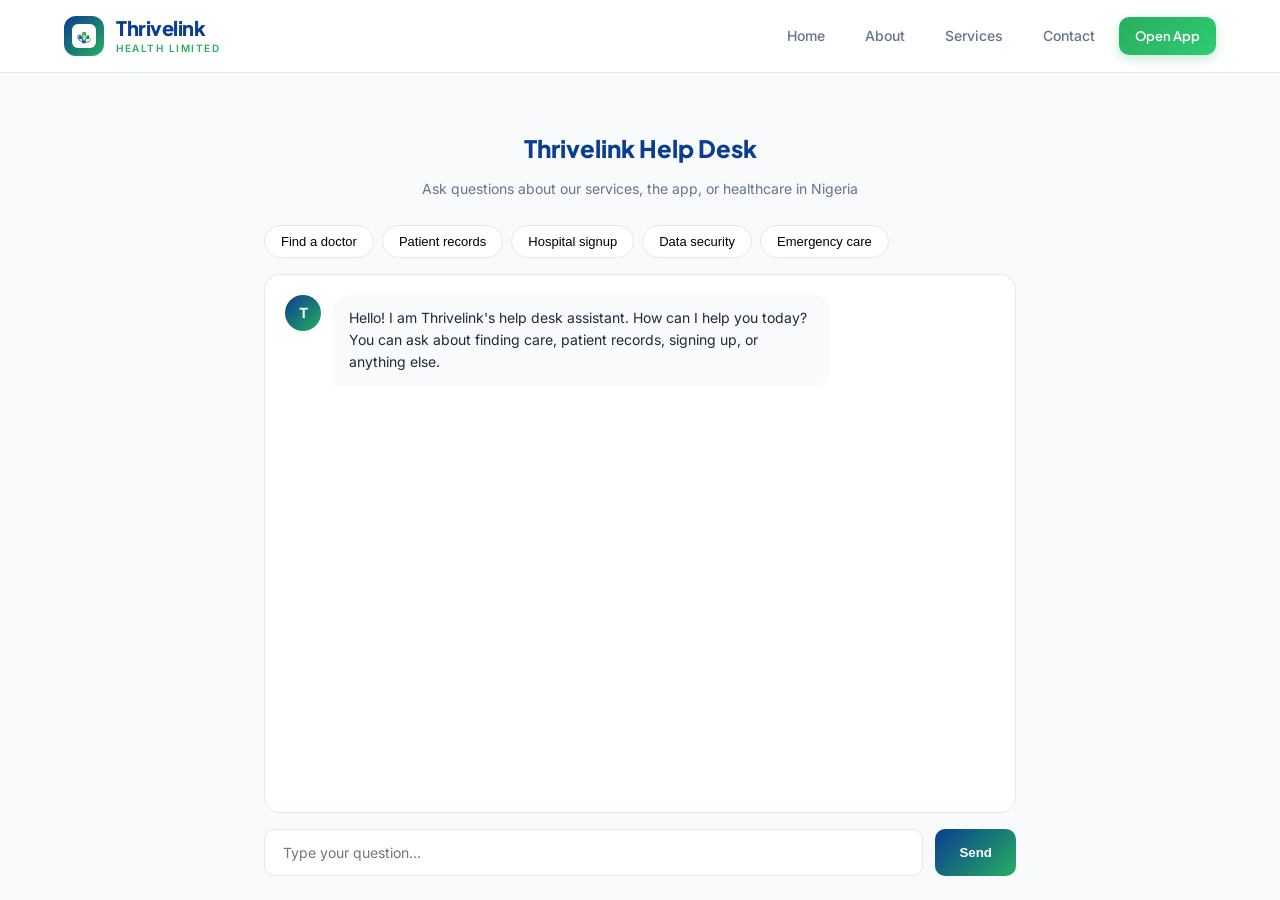
<file: chatbot.html>
<!DOCTYPE html>
<html lang="en">
<head>
<meta charset="UTF-8">
<meta name="viewport" content="width=device-width, initial-scale=1.0, maximum-scale=1.0, user-scalable=no">
<meta name="theme-color" content="#0B3D91">
<title>Help Desk — Thrivelink Health</title>
<link rel="stylesheet" href="styles.css">
<link rel="icon" href="icons/icon-72x72.png">
<style>
.chat-page { padding-top: 80px; min-height: 100vh; background: var(--off-white); }
.chat-container { max-width: 800px; margin: 0 auto; padding: 24px; display: flex; flex-direction: column; height: calc(100vh - 80px); }
.chat-header { text-align: center; padding: 24px 0; }
.chat-header h1 { font-size: 24px; font-weight: 800; color: var(--deep-blue); margin-bottom: 8px; }
.chat-header p { color: var(--text-light); font-size: 14px; }
.chat-messages { flex: 1; overflow-y: auto; background: white; border-radius: var(--radius); border: 1px solid var(--border); padding: 20px; margin-bottom: 16px; }
.chat-message { display: flex; gap: 12px; margin-bottom: 16px; animation: fadeInUp 0.3s ease; }
.chat-message.user { flex-direction: row-reverse; }
.chat-avatar { width: 36px; height: 36px; border-radius: 50%; flex-shrink: 0; display: flex; align-items: center; justify-content: center; font-size: 14px; font-weight: 700; }
.chat-message.bot .chat-avatar { background: linear-gradient(135deg, var(--deep-blue), var(--green)); color: white; }
.chat-message.user .chat-avatar { background: var(--light-gray); color: var(--deep-blue); }
.chat-bubble { max-width: 70%; padding: 12px 16px; border-radius: 16px; font-size: 14px; line-height: 1.6; }
.chat-message.bot .chat-bubble { background: var(--off-white); color: var(--text); border-bottom-left-radius: 4px; }
.chat-message.user .chat-bubble { background: linear-gradient(135deg, var(--deep-blue), var(--deep-blue-light)); color: white; border-bottom-right-radius: 4px; }
.chat-input-area { display: flex; gap: 12px; }
.chat-input-area input { flex: 1; padding: 14px 18px; border-radius: var(--radius-sm); border: 1px solid var(--border); font-size: 14px; font-family: inherit; background: white; }
.chat-input-area input:focus { outline: none; border-color: var(--deep-blue); box-shadow: 0 0 0 3px rgba(11,61,145,0.1); }
.chat-input-area button { padding: 14px 24px; border-radius: var(--radius-sm); border: none; background: linear-gradient(135deg, var(--deep-blue), var(--green)); color: white; font-weight: 600; cursor: pointer; }
.quick-actions { display: flex; gap: 8px; flex-wrap: wrap; margin-bottom: 16px; }
.quick-action { padding: 8px 16px; border-radius: 20px; border: 1px solid var(--border); background: white; font-size: 13px; cursor: pointer; transition: all 0.2s; }
.quick-action:hover { background: var(--deep-blue); color: white; border-color: var(--deep-blue); }
</style>
</head>
<body>

<div class="toast-container" id="toastContainer"></div>

<header class="header">
  <div class="header-inner">
    <a href="index.html" class="header-logo">
      <div class="logo-mark"><img src="icons/icon-72x72.png" alt="Thrivelink" width="24" height="24" style="border-radius:6px;object-fit:cover;display:block;" onerror="this.style.display='none';this.nextElementSibling.style.display='block';"><svg style="display:none;" viewBox="0 0 100 100" width="24" height="24"><rect width="100" height="100" rx="20" fill="white"/><path d="M50 25 L50 75 M25 50 L75 50" stroke="#0B3D91" stroke-width="12" stroke-linecap="round"/></svg></div>
      <div class="logo-text-group"><div class="logo-name">Thrivelink</div><div class="logo-tag">Health Limited</div></div>
    </a>
    <nav class="header-nav">
      <a href="index.html" class="nav-link">Home</a>
      <a href="about.html" class="nav-link">About</a>
      <a href="services.html" class="nav-link">Services</a>
      <a href="contact.html" class="nav-link">Contact</a>
      <a href="app.html" class="btn btn-green btn-sm">Open App</a>
    </nav>
    <button class="mobile-menu-btn" onclick="toggleMobileNav()" aria-label="Menu"><svg viewBox="0 0 24 24" width="20" height="20" fill="var(--text)"><path d="M3 18h18v-2H3v2zm0-5h18v-2H3v2zm0-7v2h18V6H3z"/></svg></button>
  </div>
</header>

<div class="mobile-nav-overlay" id="mobileNavOverlay" onclick="toggleMobileNav()"></div>
<div class="mobile-nav" id="mobileNav">
  <a href="index.html" class="nav-link">Home</a>
  <a href="about.html" class="nav-link">About</a>
  <a href="services.html" class="nav-link">Services</a>
  <a href="contact.html" class="nav-link">Contact</a>
  <a href="app.html" class="btn btn-green">Open App</a>
</div>

<div class="chat-page">
  <div class="chat-container">
    <div class="chat-header">
      <h1>Thrivelink Help Desk</h1>
      <p>Ask questions about our services, the app, or healthcare in Nigeria</p>
    </div>

    <div class="quick-actions">
      <button class="quick-action" onclick="sendQuick('How do I find a doctor near me?')">Find a doctor</button>
      <button class="quick-action" onclick="sendQuick('How do patient records work?')">Patient records</button>
      <button class="quick-action" onclick="sendQuick('How do I register as a hospital?')">Hospital signup</button>
      <button class="quick-action" onclick="sendQuick('Is my data secure?')">Data security</button>
      <button class="quick-action" onclick="sendQuick('How does emergency search work?')">Emergency care</button>
    </div>

    <div class="chat-messages" id="chatMessages">
      <div class="chat-message bot">
        <div class="chat-avatar">T</div>
        <div class="chat-bubble">Hello! I am Thrivelink's help desk assistant. How can I help you today? You can ask about finding care, patient records, signing up, or anything else.</div>
      </div>
    </div>

    <div class="chat-input-area">
      <input type="text" id="chatInput" placeholder="Type your question..." onkeypress="if(event.key==='Enter')sendMessage()">
      <button onclick="sendMessage()">Send</button>
    </div>
  </div>
</div>

<script src="script.js"></script>
<script>
const responses = {
  'doctor': 'To find a doctor near you, open the Thrivelink app and tap "Find Care". You can search by profession and see providers sorted by distance. Each listing shows their phone number, address, opening hours, and a link to get directions.',
  'hospital': 'Hospitals can sign up on the app by selecting "Hospital" at login, then filling the registration form with your facility name, address, contact details, and office hours. Once verified, you can create patient records and search existing ones by NIN.',
  'worker': 'Health workers (doctors, nurses, pharmacists, etc.) can register by selecting "Health Worker" at login. You will need your medical license number. Workers have read-only access to patient records for continuity of care.',
  'patient': 'Patients do not need to create an account. Simply provide your NIN to any registered hospital, and they can access your medical history. You can also log in with your NIN and OTP to view your own records.',
  'record': 'Patient records are linked to your NIN (National Identification Number). When you visit any Thrivelink-registered hospital, they can pull your complete medical history by entering your NIN. All records are append-only — new remarks are added, old ones are never deleted.',
  'nin': 'Your NIN (National Identification Number) is the unique key to your health records. We never store raw NINs — they are hashed for security. Only verified hospitals and your own OTP login can access your records.',
  'emergency': 'In an emergency, open the app and tap "Find Care". The search will show the nearest hospitals and verified health workers based on your location. You can call them directly or get directions via Google Maps.',
  'secure': 'Yes, your data is highly secure. Raw NINs are never stored (only hashed). All data transmission uses HTTPS encryption. Records are append-only and immutable. We are fully NDPR (Nigeria Data Protection Regulation) compliant.',
  'otp': 'OTP (One-Time Password) is sent to your registered email or phone for secure login. Hospitals and workers use OTP during signup and login. Patients use NIN + OTP to access their records.',
  'offline': 'The Thrivelink app is a Progressive Web App (PWA) that works offline. Once installed, core features like viewing your profile and recent records work without internet. Data syncs when you are back online.',
  'default': 'Thanks for your question! For more details, please visit our <a href="services.html">Services page</a>, <a href="contact.html">Contact us</a>, or open the <a href="app.html">Thrivelink app</a>. You can also reach our team directly through the contact form.'
};

function sendQuick(text) {
  document.getElementById('chatInput').value = text;
  sendMessage();
}

function sendMessage() {
  const input = document.getElementById('chatInput');
  const text = input.value.trim();
  if (!text) return;

  const messages = document.getElementById('chatMessages');

  const userDiv = document.createElement('div');
  userDiv.className = 'chat-message user';
  userDiv.innerHTML = '<div class="chat-avatar">You</div><div class="chat-bubble">' + escapeHtml(text) + '</div>';
  messages.appendChild(userDiv);

  input.value = '';
  messages.scrollTop = messages.scrollHeight;

  setTimeout(function() {
    const lower = text.toLowerCase();
    let reply = responses.default;
    for (const key in responses) {
      if (lower.includes(key)) { reply = responses[key]; break; }
    }

    const botDiv = document.createElement('div');
    botDiv.className = 'chat-message bot';
    botDiv.innerHTML = '<div class="chat-avatar">T</div><div class="chat-bubble">' + reply + '</div>';
    messages.appendChild(botDiv);
    messages.scrollTop = messages.scrollHeight;
  }, 600);
}

function escapeHtml(text) {
  const div = document.createElement('div');
  div.textContent = text;
  return div.innerHTML;
}
</script>
</body>
</html>
</file>
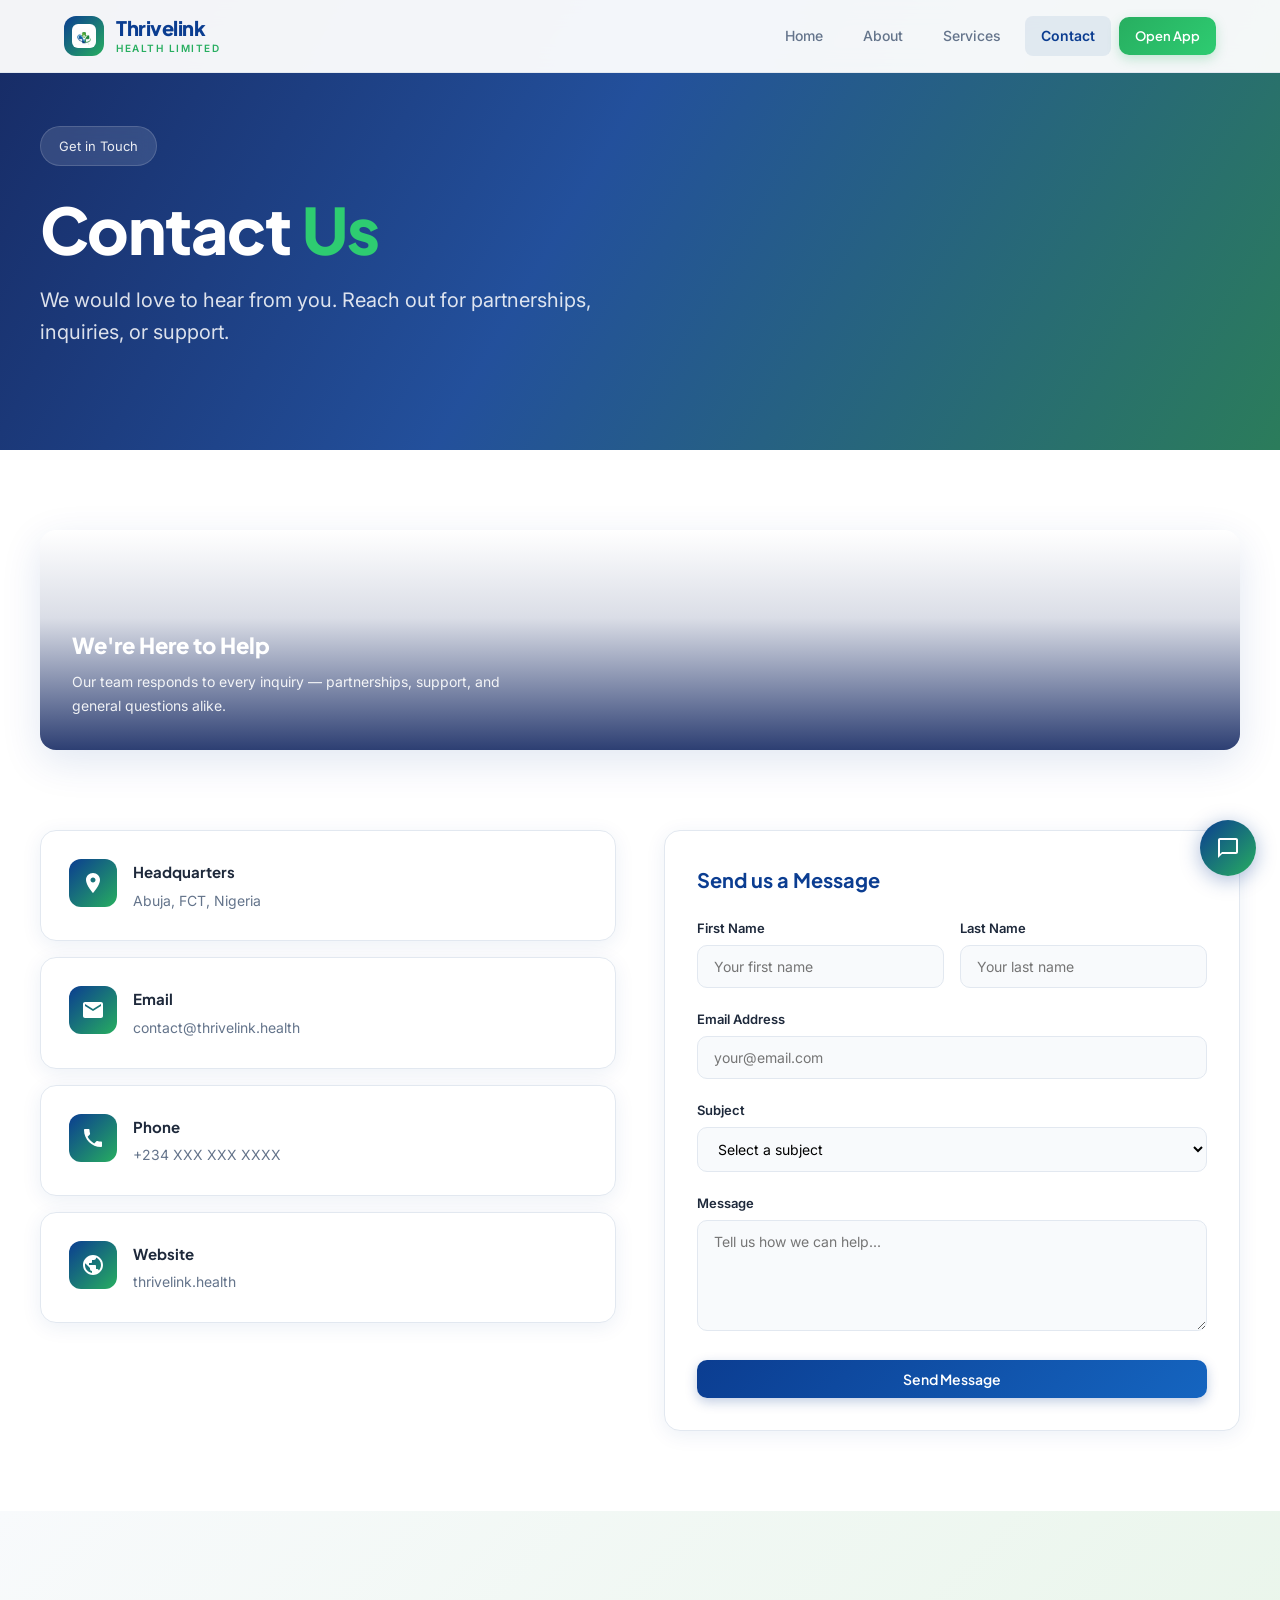
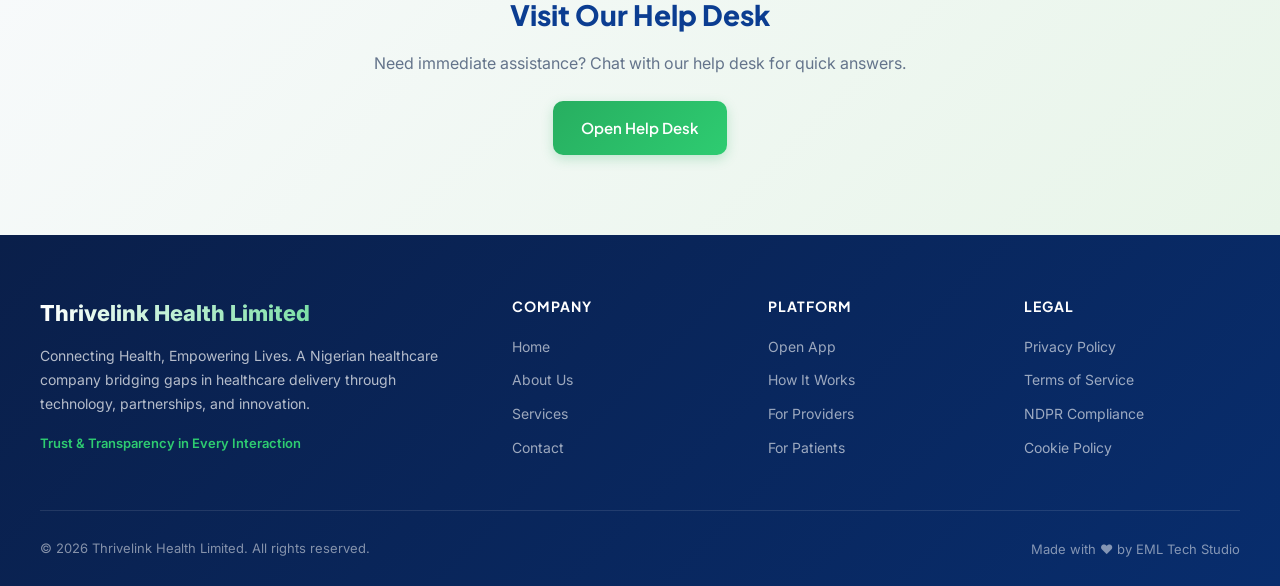
<file: contact.html>
<!DOCTYPE html>
<html lang="en">
<head>
<meta charset="UTF-8">
<meta name="viewport" content="width=device-width, initial-scale=1.0, maximum-scale=1.0, user-scalable=no">
<meta name="theme-color" content="#0B3D91">
<meta name="description" content="Contact Thrivelink Health Limited — Get in touch for partnerships, inquiries, or support.">
<title>Contact Us — Thrivelink Health Limited</title>
<link rel="stylesheet" href="styles.css">
<link rel="icon" href="icons/icon-72x72.png">
</head>
<body>

<div class="toast-container" id="toastContainer"></div>

<header class="header">
  <div class="header-inner">
    <a href="index.html" class="header-logo">
      <div class="logo-mark"><img src="icons/icon-72x72.png" alt="Thrivelink" width="24" height="24" style="border-radius:6px;object-fit:cover;display:block;" onerror="this.style.display='none';this.nextElementSibling.style.display='block';"><svg style="display:none;" viewBox="0 0 100 100" width="24" height="24"><rect width="100" height="100" rx="20" fill="white"/><path d="M50 25 L50 75 M25 50 L75 50" stroke="#0B3D91" stroke-width="12" stroke-linecap="round"/></svg></div>
      <div class="logo-text-group"><div class="logo-name">Thrivelink</div><div class="logo-tag">Health Limited</div></div>
    </a>
    <nav class="header-nav">
      <a href="index.html" class="nav-link">Home</a>
      <a href="about.html" class="nav-link">About</a>
      <a href="services.html" class="nav-link">Services</a>
      <a href="contact.html" class="nav-link active">Contact</a>
      <a href="app.html" class="btn btn-green btn-sm">Open App</a>
    </nav>
    <button class="mobile-menu-btn" onclick="toggleMobileNav()" aria-label="Menu"><svg viewBox="0 0 24 24" width="20" height="20" fill="var(--text)"><path d="M3 18h18v-2H3v2zm0-5h18v-2H3v2zm0-7v2h18V6H3z"/></svg></button>
  </div>
</header>

<div class="mobile-nav-overlay" id="mobileNavOverlay" onclick="toggleMobileNav()"></div>
<div class="mobile-nav" id="mobileNav">
  <a href="index.html" class="nav-link">Home</a>
  <a href="about.html" class="nav-link">About</a>
  <a href="services.html" class="nav-link">Services</a>
  <a href="contact.html" class="nav-link" style="color:var(--deep-blue);font-weight:700;">Contact</a>
  <a href="app.html" class="btn btn-green">Open App</a>
</div>

<section class="hero" style="min-height:50vh;padding:120px 24px 60px;">
  <div class="hero-inner">
    <div class="hero-badge">Get in Touch</div>
    <h1>Contact <span class="highlight">Us</span></h1>
    <p>We would love to hear from you. Reach out for partnerships, inquiries, or support.</p>
  </div>
</section>

<section class="section" style="padding-bottom:0;">
  <div class="section-inner">
    <div class="photo-banner" style="background-image:url('https://images.unsplash.com/photo-1576669801945-7a346954da5a?auto=format&fit=crop&w=1600&q=80');min-height:220px;">
      <div class="photo-banner-content">
        <h3>We're Here to Help</h3>
        <p>Our team responds to every inquiry — partnerships, support, and general questions alike.</p>
      </div>
    </div>
  </div>
</section>

<section class="section">
  <div class="section-inner">
    <div class="contact-grid">
      <div>
        <div class="contact-card">
          <div class="cc-icon"><svg width="24" height="24" viewBox="0 0 24 24" fill="white"><path d="M12 2C8.13 2 5 5.13 5 9c0 5.25 7 13 7 13s7-7.75 7-13c0-3.87-3.13-7-7-7zm0 9.5c-1.38 0-2.5-1.12-2.5-2.5s1.12-2.5 2.5-2.5 2.5 1.12 2.5 2.5-1.12 2.5-2.5 2.5z"/></svg></div>
          <div>
            <h4>Headquarters</h4>
            <p>Abuja, FCT, Nigeria</p>
          </div>
        </div>
        <div class="contact-card" style="margin-top:16px;">
          <div class="cc-icon"><svg width="24" height="24" viewBox="0 0 24 24" fill="white"><path d="M20 4H4c-1.1 0-1.99.9-1.99 2L2 18c0 1.1.9 2 2 2h16c1.1 0 2-.9 2-2V6c0-1.1-.9-2-2-2zm0 4l-8 5-8-5V6l8 5 8-5v2z"/></svg></div>
          <div>
            <h4>Email</h4>
            <p>contact@thrivelink.health</p>
          </div>
        </div>
        <div class="contact-card" style="margin-top:16px;">
          <div class="cc-icon"><svg width="24" height="24" viewBox="0 0 24 24" fill="white"><path d="M6.62 10.79c1.44 2.83 3.76 5.14 6.59 6.59l2.2-2.2c.27-.27.67-.36 1.02-.24 1.12.37 2.33.57 3.57.57.55 0 1 .45 1 1V20c0 .55-.45 1-1 1-9.39 0-17-7.61-17-17 0-.55.45-1 1-1h3.5c.55 0 1 .45 1 1 0 1.25.2 2.45.57 3.57.11.35.03.74-.25 1.02l-2.2 2.2z"/></svg></div>
          <div>
            <h4>Phone</h4>
            <p>+234 XXX XXX XXXX</p>
          </div>
        </div>
        <div class="contact-card" style="margin-top:16px;">
          <div class="cc-icon"><svg width="24" height="24" viewBox="0 0 24 24" fill="white"><path d="M12 2C6.48 2 2 6.48 2 12s4.48 10 10 10 10-4.48 10-10S17.52 2 12 2zm-1 17.93c-3.95-.49-7-3.85-7-7.93 0-.62.08-1.21.21-1.79L9 15v1c0 1.1.9 2 2 2v1.93zm6.9-2.54c-.26-.81-1-1.39-1.9-1.39h-1v-3c0-.55-.45-1-1-1H8v-2h2c.55 0 1-.45 1-1V7h2c1.1 0 2-.9 2-2v-.41c2.93 1.19 5 4.06 5 7.41 0 2.08-.8 3.97-2.1 5.39z"/></svg></div>
          <div>
            <h4>Website</h4>
            <p>thrivelink.health</p>
          </div>
        </div>
      </div>
      <div class="contact-form">
        <h3 style="font-size:20px;font-weight:700;margin-bottom:20px;color:var(--deep-blue);">Send us a Message</h3>
        <form id="contactForm" onsubmit="handleContactSubmit(event)">
          <div class="form-row">
            <div class="form-group">
              <label>First Name</label>
              <input type="text" id="cfFirstName" placeholder="Your first name" required>
            </div>
            <div class="form-group">
              <label>Last Name</label>
              <input type="text" id="cfLastName" placeholder="Your last name" required>
            </div>
          </div>
          <div class="form-group">
            <label>Email Address</label>
            <input type="email" id="cfEmail" placeholder="your@email.com" required>
          </div>
          <div class="form-group">
            <label>Subject</label>
            <select id="cfSubject" required>
              <option value="">Select a subject</option>
              <option value="partnership">Partnership Inquiry</option>
              <option value="service">Service Request</option>
              <option value="support">Support</option>
              <option value="feedback">Feedback</option>
              <option value="other">Other</option>
            </select>
          </div>
          <div class="form-group">
            <label>Message</label>
            <textarea id="cfMessage" rows="5" placeholder="Tell us how we can help..." required></textarea>
          </div>
          <button type="submit" class="btn btn-primary" style="width:100%;">Send Message</button>
        </form>
      </div>
    </div>
  </div>
</section>

<section class="section" style="background:linear-gradient(135deg,var(--off-white),#E8F5E9);text-align:center;">
  <div class="section-inner">
    <h2 style="font-size:28px;font-weight:800;margin-bottom:12px;color:var(--deep-blue);">Visit Our Help Desk</h2>
    <p style="font-size:16px;color:var(--text-light);margin-bottom:24px;">Need immediate assistance? Chat with our help desk for quick answers.</p>
    <a href="chatbot.html" class="btn btn-green btn-lg">Open Help Desk</a>
  </div>
</section>

<footer class="footer">
  <div class="footer-inner">
    <div class="footer-grid">
      <div class="footer-brand">
        <div class="footer-logo">Thrivelink Health Limited</div>
        <p>Connecting Health, Empowering Lives. A Nigerian healthcare company bridging gaps in healthcare delivery through technology, partnerships, and innovation.</p>
        <div class="footer-tagline">Trust & Transparency in Every Interaction</div>
      </div>
      <div class="footer-col"><h4>Company</h4><a href="index.html">Home</a><a href="about.html">About Us</a><a href="services.html">Services</a><a href="contact.html">Contact</a></div>
      <div class="footer-col"><h4>Platform</h4><a href="app.html">Open App</a><a href="services.html#platform">How It Works</a><a href="about.html">For Providers</a><a href="about.html">For Patients</a></div>
      <div class="footer-col"><h4>Legal</h4><a href="#" onclick="showToast('Privacy Policy page coming soon','info');return false;">Privacy Policy</a><a href="#" onclick="showToast('Terms of Service page coming soon','info');return false;">Terms of Service</a><a href="#" onclick="showToast('NDPR Compliance page coming soon','info');return false;">NDPR Compliance</a><a href="#" onclick="showToast('Cookie Policy page coming soon','info');return false;">Cookie Policy</a></div>
    </div>
    <div class="footer-bottom">
      <p>&copy; 2026 Thrivelink Health Limited. All rights reserved.</p>
      <div class="footer-links"><a href="https://emltechstudio.site" target="_blank" rel="noopener">Made with &hearts; by EML Tech Studio</a></div>
    </div>
  </div>
</footer>

<a href="chatbot.html" target="_blank" rel="noopener" class="fab-chat" aria-label="Help Desk">
  <svg width="24" height="24" viewBox="0 0 24 24" fill="white"><path d="M20 2H4c-1.1 0-2 .9-2 2v18l4-4h14c1.1 0 2-.9 2-2V4c0-1.1-.9-2-2-2zm0 14H6l-2 2V4h16v12z"/></svg>
</a>

<script src="script.js"></script>
<script>
function handleContactSubmit(e) {
  e.preventDefault();
  showToast('Message sent successfully! We will get back to you soon.', 'success');
  document.getElementById('contactForm').reset();
}
</script>
</body>
</html>
</file>
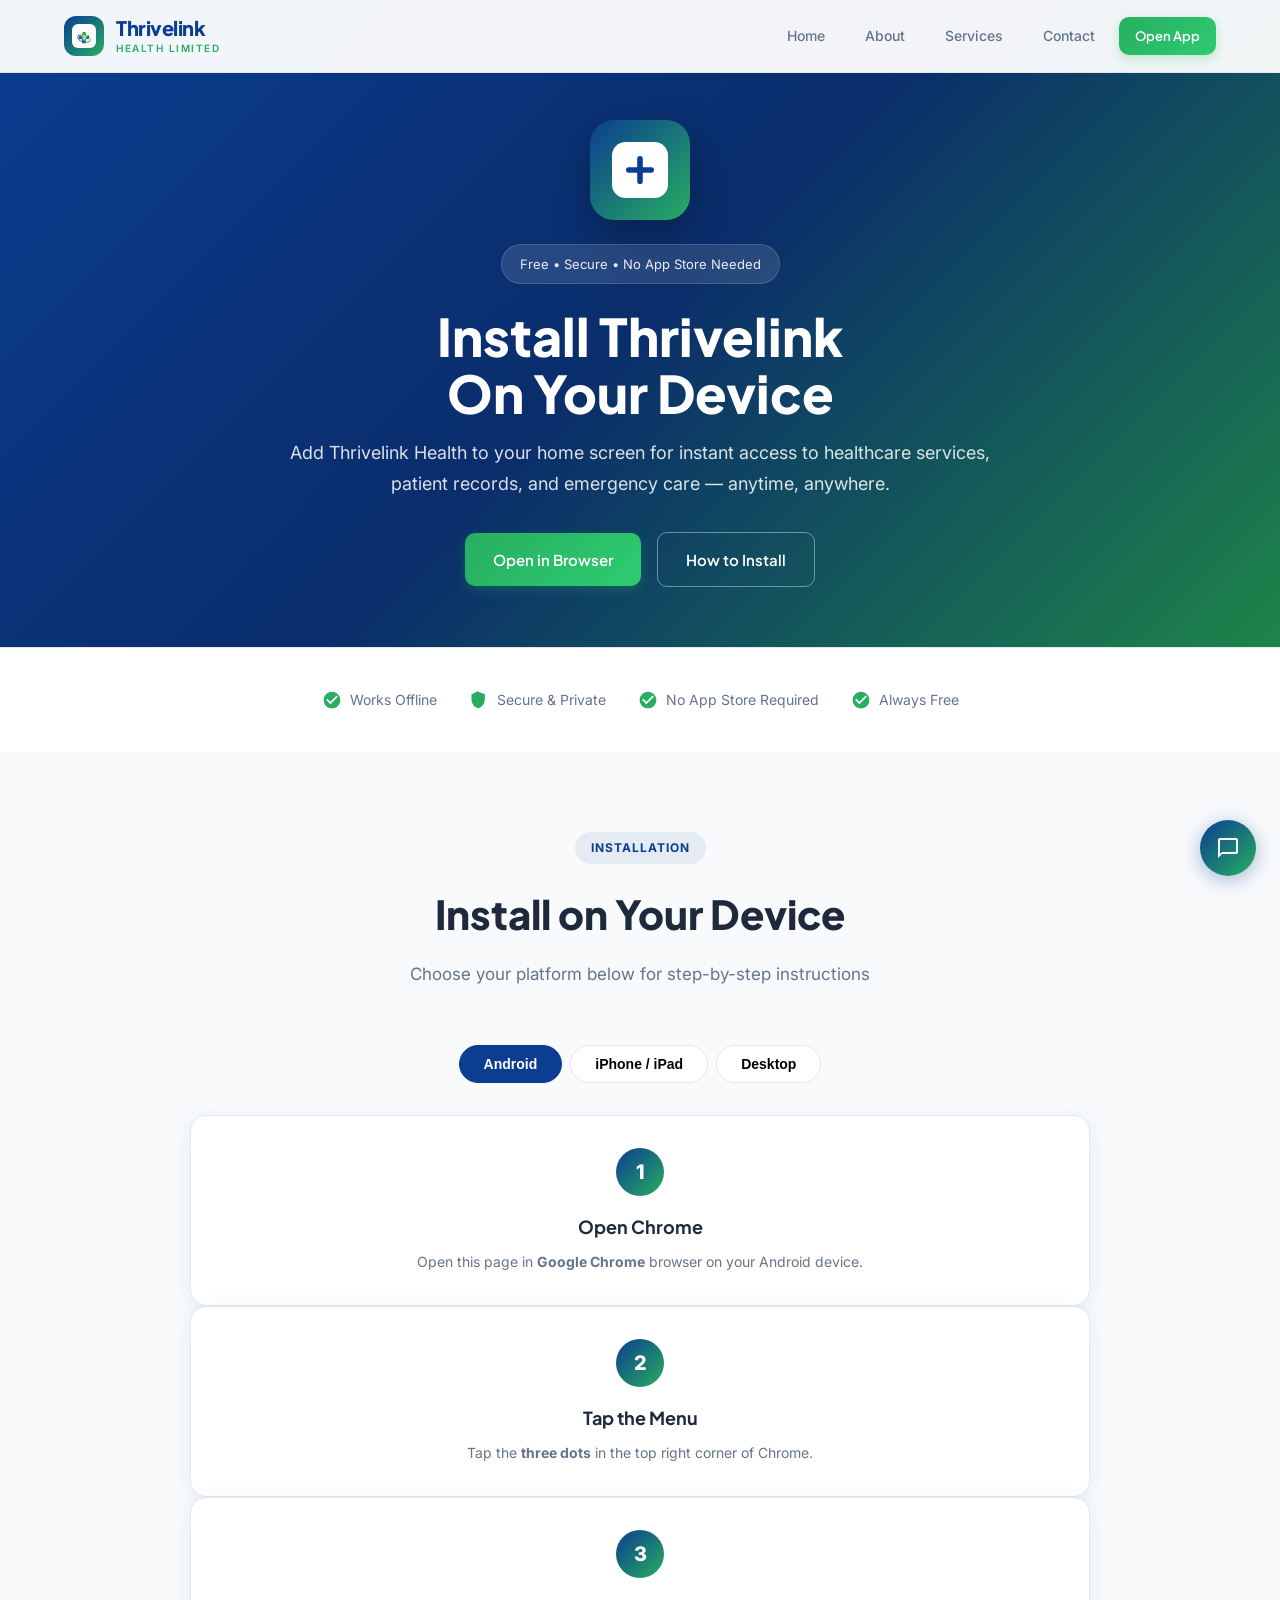
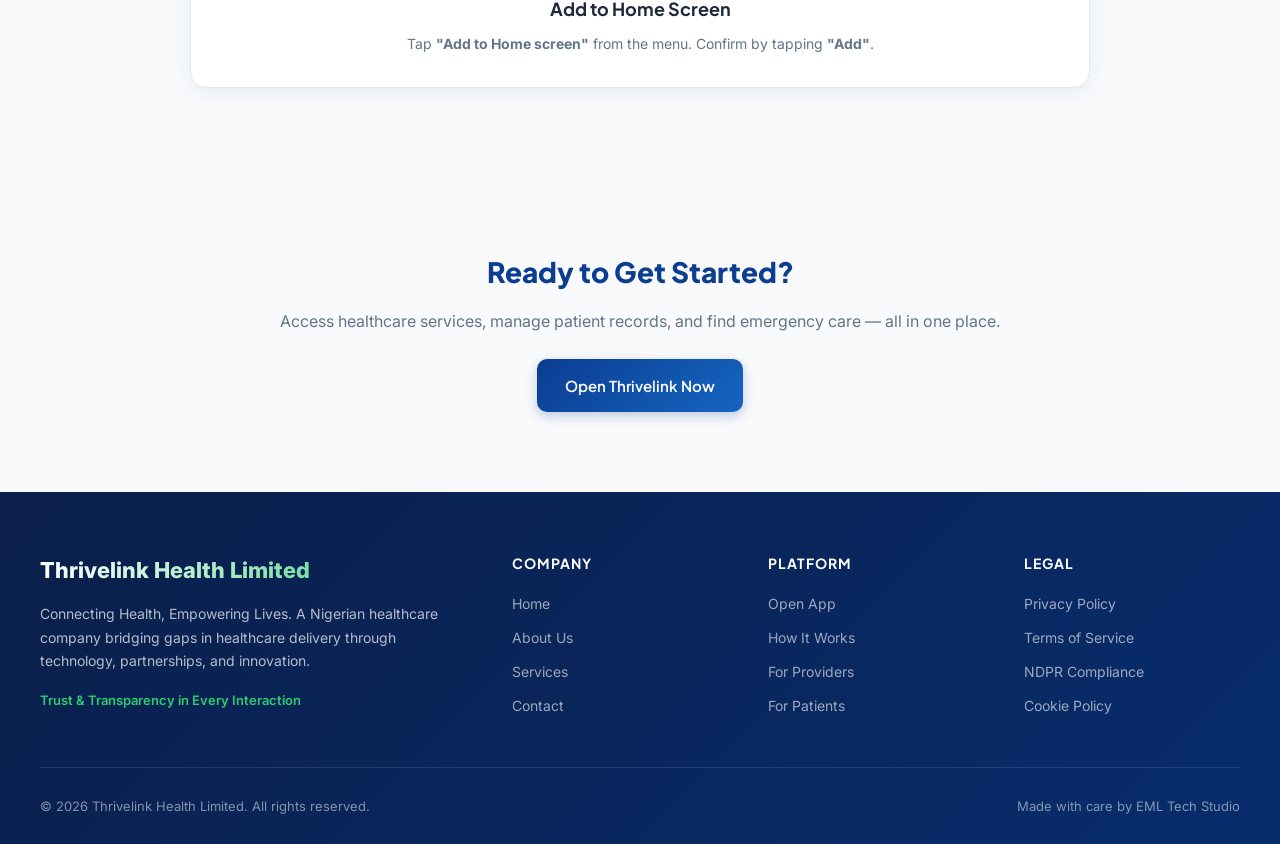
<file: install.html>
<!DOCTYPE html>
<html lang="en">
<head>
<meta charset="UTF-8">
<meta name="viewport" content="width=device-width, initial-scale=1.0, maximum-scale=1.0, user-scalable=no">
<meta name="theme-color" content="#0B3D91">
<meta name="description" content="Install Thrivelink Health on your device. Nigeria's Connected Healthcare Platform.">
<title>Install Thrivelink Health</title>
<link rel="stylesheet" href="styles.css">
<link rel="icon" href="icons/icon-72x72.png">
<link rel="manifest" href="manifest.json">
<style>
.install-hero { min-height: 70vh; display: flex; align-items: center; justify-content: center; text-align: center; padding: 120px 24px 60px; background: linear-gradient(135deg, #0B3D91 0%, #0a2d6b 50%, #1E8449 100%); position: relative; overflow: hidden; }
.install-hero .hero-inner { max-width: 700px; }
.install-hero h1 { font-size: clamp(32px, 5vw, 52px); font-weight: 800; color: white; line-height: 1.1; margin-bottom: 16px; }
.install-hero p { font-size: 18px; color: rgba(255,255,255,0.85); margin-bottom: 32px; }
.install-badge { display: inline-flex; align-items: center; gap: 8px; background: rgba(255,255,255,0.12); backdrop-filter: blur(8px); padding: 8px 18px; border-radius: 30px; font-size: 13px; color: rgba(255,255,255,0.9); margin-bottom: 24px; border: 1px solid rgba(255,255,255,0.15); }
.app-icon-large { width: 100px; height: 100px; border-radius: 24px; background: linear-gradient(135deg, #0B3D91, #27AE60); display: flex; align-items: center; justify-content: center; margin: 0 auto 24px; box-shadow: 0 12px 40px rgba(0,0,0,0.3); }
.steps-section { background: var(--off-white); padding: 80px 24px; }
.steps-grid { display: grid; grid-template-columns: repeat(auto-fit, minmax(280px, 1fr)); gap: 32px; max-width: 900px; margin: 0 auto; }
.step-card { background: white; border-radius: var(--radius); padding: 32px; border: 1px solid var(--border); box-shadow: var(--shadow); text-align: center; }
.step-num { width: 48px; height: 48px; border-radius: 50%; background: linear-gradient(135deg, var(--deep-blue), var(--green)); color: white; display: flex; align-items: center; justify-content: center; font-size: 20px; font-weight: 800; margin: 0 auto 16px; }
.step-card h3 { font-size: 18px; font-weight: 700; margin-bottom: 8px; }
.step-card p { font-size: 14px; color: var(--text-light); line-height: 1.6; }
.platform-tabs { display: flex; gap: 8px; justify-content: center; margin-bottom: 32px; }
.platform-tab { padding: 10px 24px; border-radius: 30px; border: 1px solid var(--border); background: white; cursor: pointer; font-size: 14px; font-weight: 600; transition: all 0.2s; }
.platform-tab.active { background: var(--deep-blue); color: white; border-color: var(--deep-blue); }
.platform-content { display: none; }
.platform-content.active { display: block; }
.features-bar { display: flex; gap: 32px; justify-content: center; flex-wrap: wrap; padding: 40px 24px; background: white; border-top: 1px solid var(--border); }
.feature-item { display: flex; align-items: center; gap: 8px; font-size: 14px; color: var(--text-light); }
.feature-item svg { color: var(--green); }
</style>
</head>
<body>

<div class="toast-container" id="toastContainer"></div>

<header class="header">
  <div class="header-inner">
    <a href="index.html" class="header-logo">
      <div class="logo-mark"><img src="icons/icon-72x72.png" alt="Thrivelink" width="24" height="24" style="border-radius:6px;object-fit:cover;display:block;" onerror="this.style.display='none';this.nextElementSibling.style.display='block';"><svg style="display:none;" viewBox="0 0 100 100" width="24" height="24"><rect width="100" height="100" rx="20" fill="white"/><path d="M50 25 L50 75 M25 50 L75 50" stroke="#0B3D91" stroke-width="12" stroke-linecap="round"/></svg></div>
      <div class="logo-text-group"><div class="logo-name">Thrivelink</div><div class="logo-tag">Health Limited</div></div>
    </a>
    <nav class="header-nav">
      <a href="index.html" class="nav-link">Home</a>
      <a href="about.html" class="nav-link">About</a>
      <a href="services.html" class="nav-link">Services</a>
      <a href="contact.html" class="nav-link">Contact</a>
      <a href="app.html" class="btn btn-green btn-sm">Open App</a>
    </nav>
    <button class="mobile-menu-btn" onclick="toggleMobileNav()" aria-label="Menu"><svg viewBox="0 0 24 24" width="20" height="20" fill="var(--text)"><path d="M3 18h18v-2H3v2zm0-5h18v-2H3v2zm0-7v2h18V6H3z"/></svg></button>
  </div>
</header>

<div class="mobile-nav-overlay" id="mobileNavOverlay" onclick="toggleMobileNav()"></div>
<div class="mobile-nav" id="mobileNav">
  <a href="index.html" class="nav-link">Home</a>
  <a href="about.html" class="nav-link">About</a>
  <a href="services.html" class="nav-link">Services</a>
  <a href="contact.html" class="nav-link">Contact</a>
  <a href="app.html" class="btn btn-green">Open App</a>
</div>

<section class="install-hero">
  <div class="hero-inner">
    <div class="app-icon-large">
      <svg width="56" height="56" viewBox="0 0 100 100"><rect width="100" height="100" rx="24" fill="white"/><path d="M50 30 L50 70 M30 50 L70 50" stroke="#0B3D91" stroke-width="10" stroke-linecap="round"/></svg>
    </div>
    <div class="install-badge">Free &bull; Secure &bull; No App Store Needed</div>
    <h1>Install Thrivelink<br>On Your Device</h1>
    <p>Add Thrivelink Health to your home screen for instant access to healthcare services, patient records, and emergency care — anytime, anywhere.</p>
    <a href="app.html" class="btn btn-green btn-lg" style="margin-right:12px;">Open in Browser</a>
    <a href="#install-steps" class="btn btn-outline-white btn-lg">How to Install</a>
  </div>
</section>

<div class="features-bar">
  <div class="feature-item"><svg width="20" height="20" viewBox="0 0 24 24" fill="currentColor"><path d="M12 2C6.48 2 2 6.48 2 12s4.48 10 10 10 10-4.48 10-10S17.52 2 12 2zm-2 15l-5-5 1.41-1.41L10 14.17l7.59-7.59L19 8l-9 9z"/></svg> Works Offline</div>
  <div class="feature-item"><svg width="20" height="20" viewBox="0 0 24 24" fill="currentColor"><path d="M12 1L3 5v6.09c0 5.05 3.41 9.76 8 10.91 4.59-1.15 8-5.86 8-10.91V5l-8-3z"/></svg> Secure &amp; Private</div>
  <div class="feature-item"><svg width="20" height="20" viewBox="0 0 24 24" fill="currentColor"><path d="M12 2C6.48 2 2 6.48 2 12s4.48 10 10 10 10-4.48 10-10S17.52 2 12 2zm-2 15l-5-5 1.41-1.41L10 14.17l7.59-7.59L19 8l-9 9z"/></svg> No App Store Required</div>
  <div class="feature-item"><svg width="20" height="20" viewBox="0 0 24 24" fill="currentColor"><path d="M12 2C6.48 2 2 6.48 2 12s4.48 10 10 10 10-4.48 10-10S17.52 2 12 2zm-2 15l-5-5 1.41-1.41L10 14.17l7.59-7.59L19 8l-9 9z"/></svg> Always Free</div>
</div>

<section class="steps-section" id="install-steps">
  <div class="section-header">
    <div class="badge">Installation</div>
    <h2>Install on Your Device</h2>
    <p>Choose your platform below for step-by-step instructions</p>
  </div>

  <div class="platform-tabs">
    <button class="platform-tab active" onclick="showPlatform('android')">Android</button>
    <button class="platform-tab" onclick="showPlatform('ios')">iPhone / iPad</button>
    <button class="platform-tab" onclick="showPlatform('desktop')">Desktop</button>
  </div>

  <div class="steps-grid">
    <div id="android-steps" class="platform-content active">
      <div class="step-card">
        <div class="step-num">1</div>
        <h3>Open Chrome</h3>
        <p>Open this page in <strong>Google Chrome</strong> browser on your Android device.</p>
      </div>
      <div class="step-card">
        <div class="step-num">2</div>
        <h3>Tap the Menu</h3>
        <p>Tap the <strong>three dots</strong> in the top right corner of Chrome.</p>
      </div>
      <div class="step-card">
        <div class="step-num">3</div>
        <h3>Add to Home Screen</h3>
        <p>Tap <strong>"Add to Home screen"</strong> from the menu. Confirm by tapping <strong>"Add"</strong>.</p>
      </div>
    </div>

    <div id="ios-steps" class="platform-content">
      <div class="step-card">
        <div class="step-num">1</div>
        <h3>Open Safari</h3>
        <p>Open this page in <strong>Safari</strong> on your iPhone or iPad. Other browsers will not work.</p>
      </div>
      <div class="step-card">
        <div class="step-num">2</div>
        <h3>Tap Share</h3>
        <p>Tap the <strong>Share button</strong> (square with arrow) at the bottom of Safari.</p>
      </div>
      <div class="step-card">
        <div class="step-num">3</div>
        <h3>Add to Home Screen</h3>
        <p>Scroll down and tap <strong>"Add to Home Screen"</strong>, then tap <strong>"Add"</strong> in the top right.</p>
      </div>
    </div>

    <div id="desktop-steps" class="platform-content">
      <div class="step-card">
        <div class="step-num">1</div>
        <h3>Open Chrome or Edge</h3>
        <p>Use <strong>Google Chrome</strong> or <strong>Microsoft Edge</strong> on your computer.</p>
      </div>
      <div class="step-card">
        <div class="step-num">2</div>
        <h3>Look for the Install Icon</h3>
        <p>Look for an install icon in the address bar, or click the menu and select <strong>"Install Thrivelink Health"</strong>.</p>
      </div>
      <div class="step-card">
        <div class="step-num">3</div>
        <h3>Confirm Installation</h3>
        <p>Click <strong>"Install"</strong> in the popup. The app will open in its own window.</p>
      </div>
    </div>
  </div>
</section>

<section class="section" style="background:var(--off-white);text-align:center;">
  <div class="section-inner">
    <h2 style="font-size:28px;font-weight:800;margin-bottom:12px;color:var(--deep-blue);">Ready to Get Started?</h2>
    <p style="font-size:16px;color:var(--text-light);margin-bottom:24px;">Access healthcare services, manage patient records, and find emergency care — all in one place.</p>
    <a href="app.html" class="btn btn-primary btn-lg">Open Thrivelink Now</a>
  </div>
</section>

<footer class="footer">
  <div class="footer-inner">
    <div class="footer-grid">
      <div class="footer-brand">
        <div class="footer-logo">Thrivelink Health Limited</div>
        <p>Connecting Health, Empowering Lives. A Nigerian healthcare company bridging gaps in healthcare delivery through technology, partnerships, and innovation.</p>
        <div class="footer-tagline">Trust &amp; Transparency in Every Interaction</div>
      </div>
      <div class="footer-col"><h4>Company</h4><a href="index.html">Home</a><a href="about.html">About Us</a><a href="services.html">Services</a><a href="contact.html">Contact</a></div>
      <div class="footer-col"><h4>Platform</h4><a href="app.html">Open App</a><a href="services.html#platform">How It Works</a><a href="about.html">For Providers</a><a href="about.html">For Patients</a></div>
      <div class="footer-col"><h4>Legal</h4><a href="#" onclick="showToast('Privacy Policy page coming soon','info');return false;">Privacy Policy</a><a href="#" onclick="showToast('Terms of Service page coming soon','info');return false;">Terms of Service</a><a href="#" onclick="showToast('NDPR Compliance page coming soon','info');return false;">NDPR Compliance</a><a href="#" onclick="showToast('Cookie Policy page coming soon','info');return false;">Cookie Policy</a></div>
    </div>
    <div class="footer-bottom">
      <p>&copy; 2026 Thrivelink Health Limited. All rights reserved.</p>
      <div class="footer-links"><a href="https://emltechstudio.site" target="_blank" rel="noopener">Made with care by EML Tech Studio</a></div>
    </div>
  </div>
</footer>

<a href="chatbot.html" target="_blank" rel="noopener" class="fab-chat" aria-label="Help Desk">
  <svg width="24" height="24" viewBox="0 0 24 24" fill="white"><path d="M20 2H4c-1.1 0-2 .9-2 2v18l4-4h14c1.1 0 2-.9 2-2V4c0-1.1-.9-2-2-2zm0 14H6l-2 2V4h16v12z"/></svg>
</a>

<script src="script.js"></script>
<script>
function showPlatform(platform) {
  document.querySelectorAll('.platform-tab').forEach(function(t) { t.classList.remove('active'); });
  document.querySelectorAll('.platform-content').forEach(function(c) { c.classList.remove('active'); });
  event.target.classList.add('active');
  document.getElementById(platform + '-steps').classList.add('active');
}
</script>
</body>
</html>
</file>
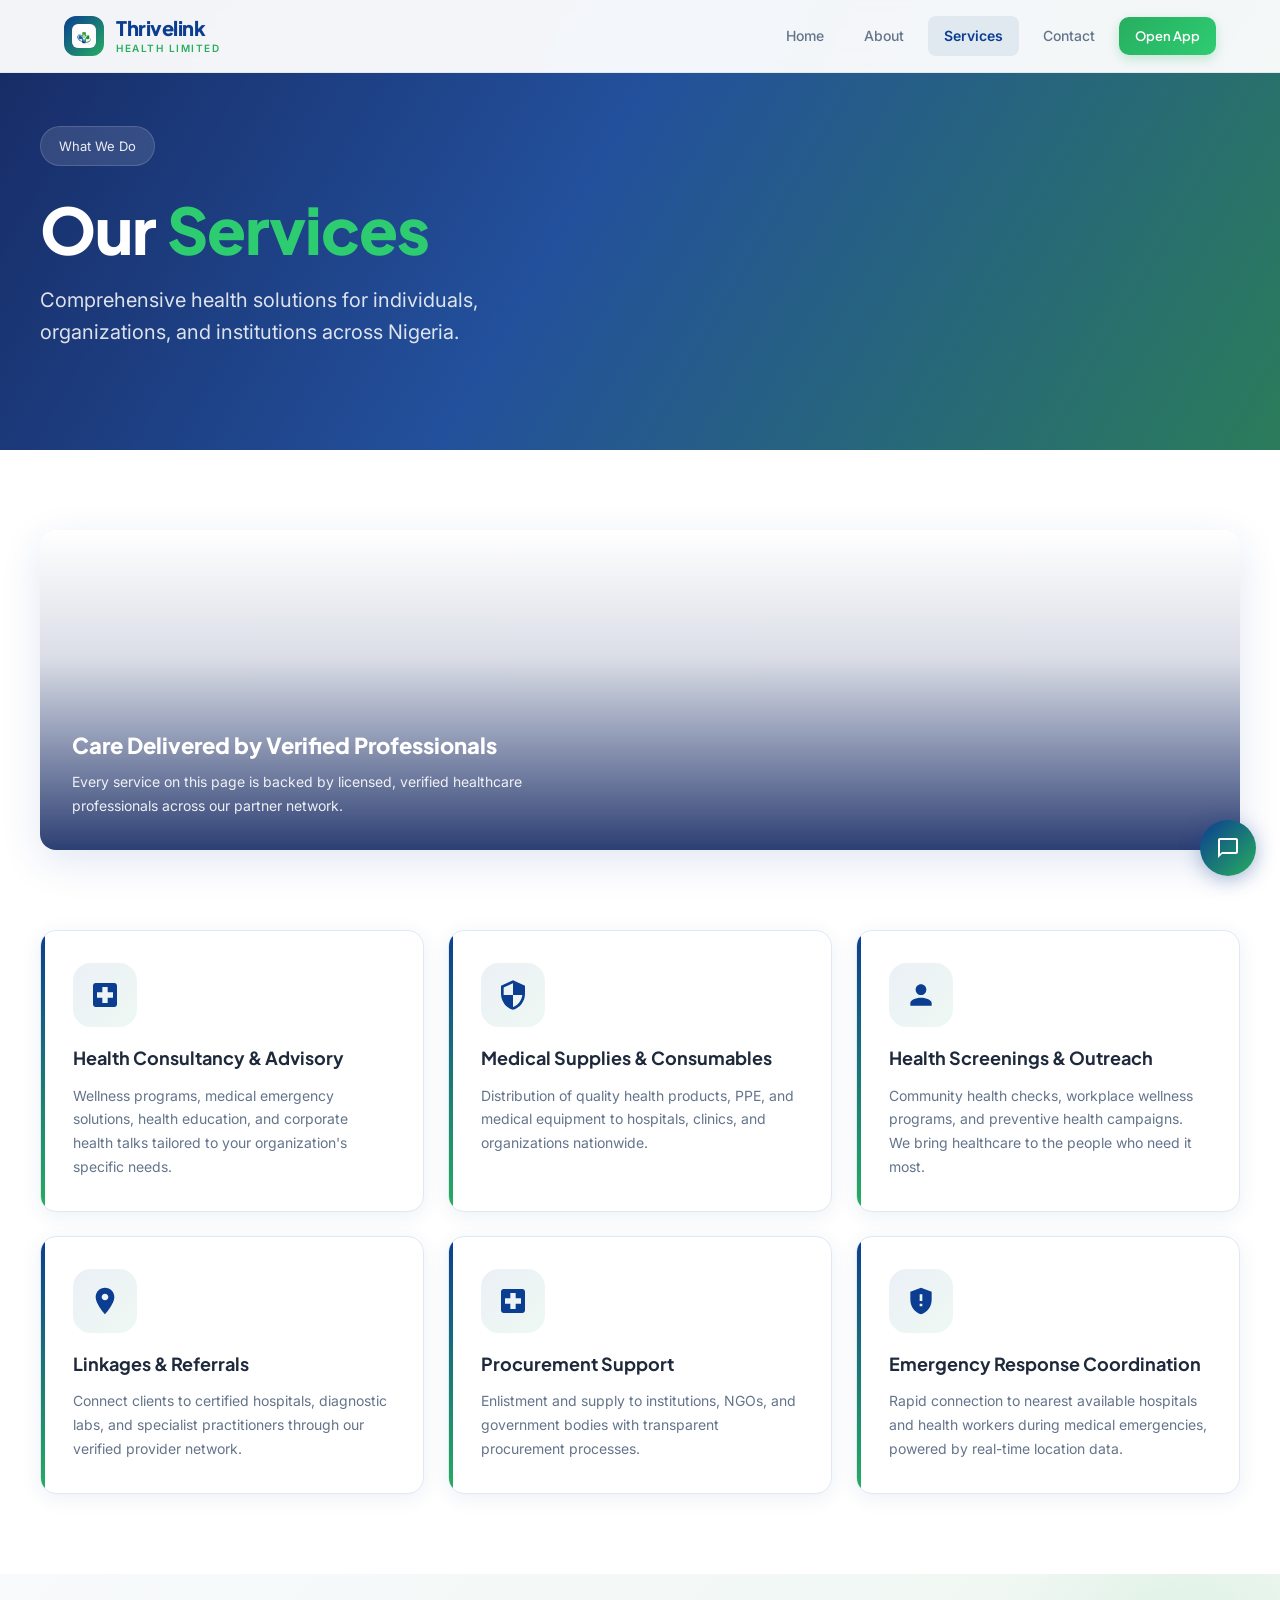
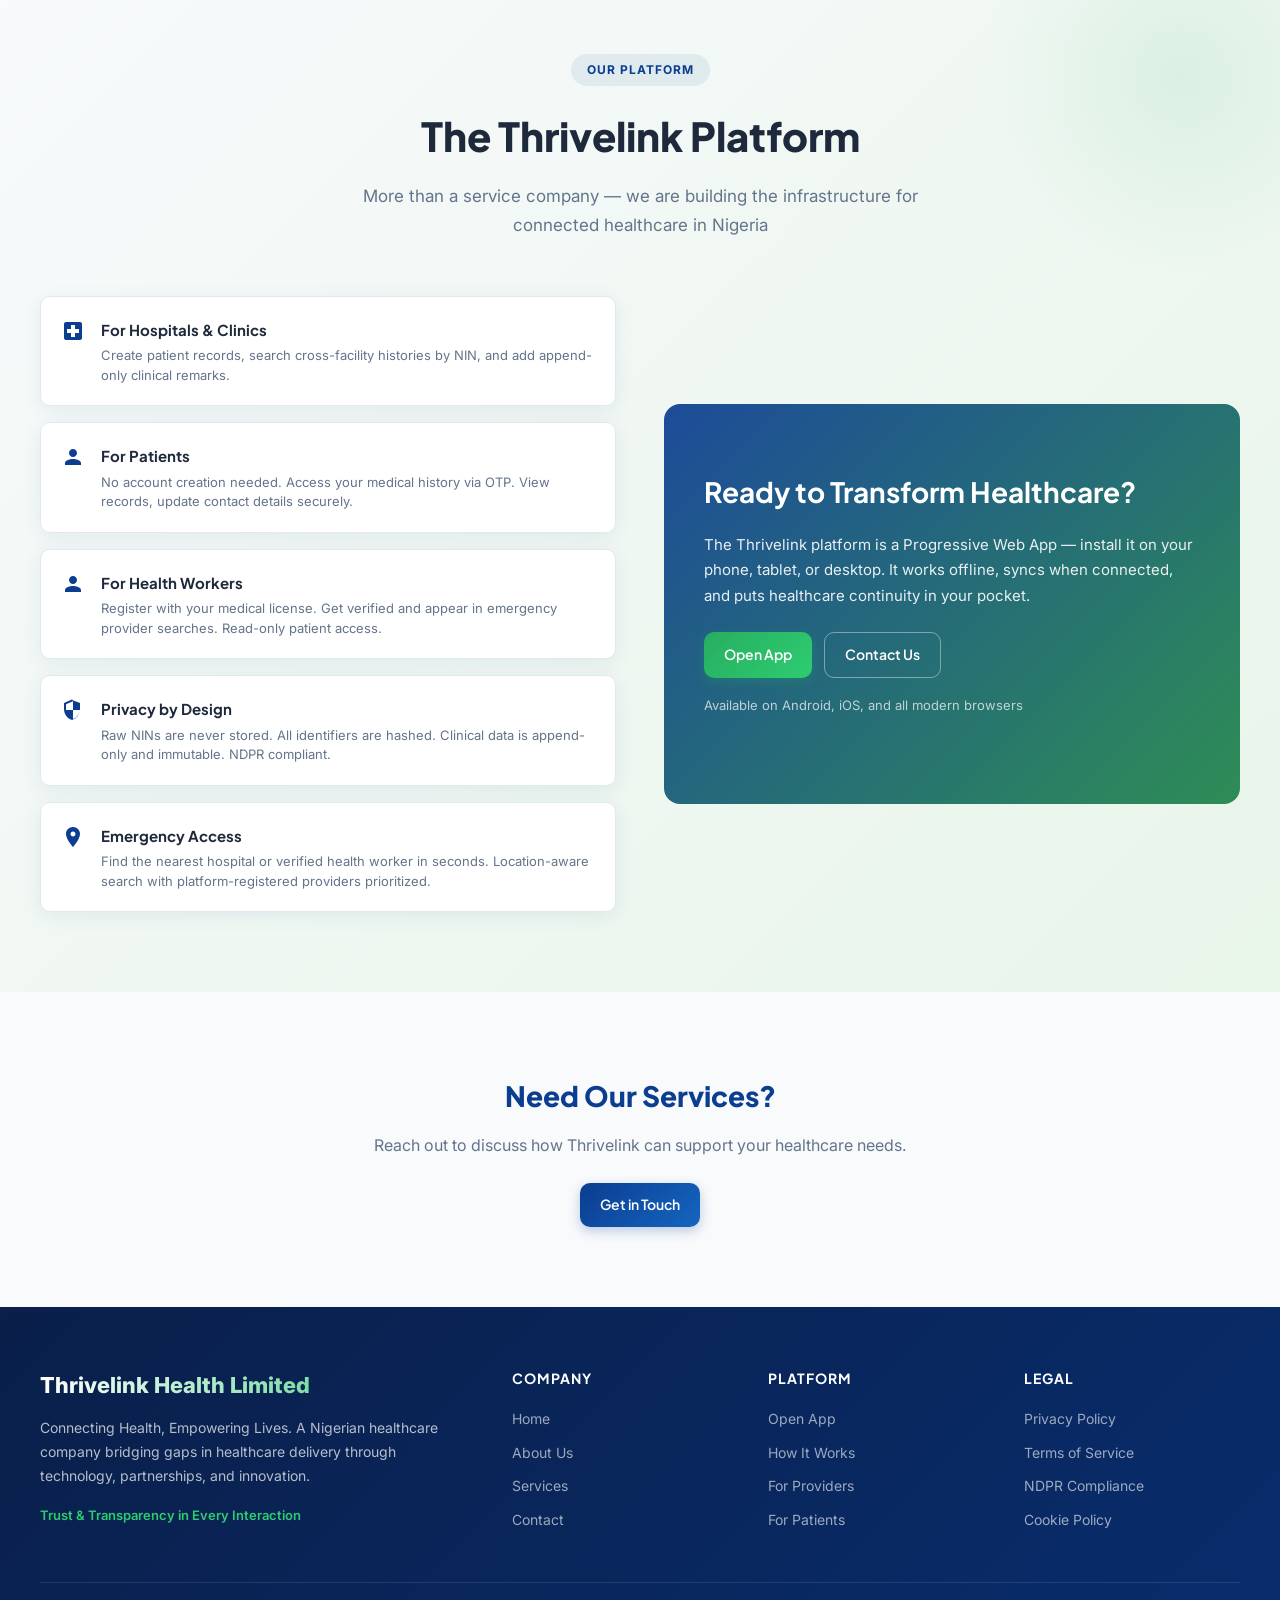
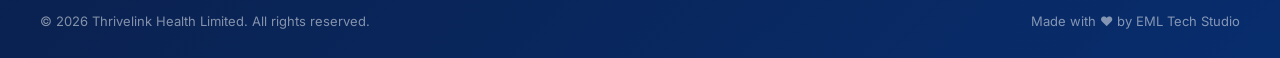
<file: services.html>
<!DOCTYPE html>
<html lang="en">
<head>
<meta charset="UTF-8">
<meta name="viewport" content="width=device-width, initial-scale=1.0, maximum-scale=1.0, user-scalable=no">
<meta name="theme-color" content="#0B3D91">
<meta name="description" content="Thrivelink Health Limited Services — Health consultancy, medical supplies, screenings, linkages, procurement support, and emergency care across Nigeria.">
<title>Our Services — Thrivelink Health Limited</title>
<link rel="stylesheet" href="styles.css">
<link rel="icon" href="icons/icon-72x72.png">
</head>
<body>

<div class="toast-container" id="toastContainer"></div>

<header class="header">
  <div class="header-inner">
    <a href="index.html" class="header-logo">
      <div class="logo-mark"><img src="icons/icon-72x72.png" alt="Thrivelink" width="24" height="24" style="border-radius:6px;object-fit:cover;display:block;" onerror="this.style.display='none';this.nextElementSibling.style.display='block';"><svg style="display:none;" viewBox="0 0 100 100" width="24" height="24"><rect width="100" height="100" rx="20" fill="white"/><path d="M50 25 L50 75 M25 50 L75 50" stroke="#0B3D91" stroke-width="12" stroke-linecap="round"/></svg></div>
      <div class="logo-text-group"><div class="logo-name">Thrivelink</div><div class="logo-tag">Health Limited</div></div>
    </a>
    <nav class="header-nav">
      <a href="index.html" class="nav-link">Home</a>
      <a href="about.html" class="nav-link">About</a>
      <a href="services.html" class="nav-link active">Services</a>
      <a href="contact.html" class="nav-link">Contact</a>
      <a href="app.html" class="btn btn-green btn-sm">Open App</a>
    </nav>
    <button class="mobile-menu-btn" onclick="toggleMobileNav()" aria-label="Menu"><svg viewBox="0 0 24 24" width="20" height="20" fill="var(--text)"><path d="M3 18h18v-2H3v2zm0-5h18v-2H3v2zm0-7v2h18V6H3z"/></svg></button>
  </div>
</header>

<div class="mobile-nav-overlay" id="mobileNavOverlay" onclick="toggleMobileNav()"></div>
<div class="mobile-nav" id="mobileNav">
  <a href="index.html" class="nav-link">Home</a>
  <a href="about.html" class="nav-link">About</a>
  <a href="services.html" class="nav-link" style="color:var(--deep-blue);font-weight:700;">Services</a>
  <a href="contact.html" class="nav-link">Contact</a>
  <a href="app.html" class="btn btn-green">Open App</a>
</div>

<section class="hero" style="min-height:50vh;padding:120px 24px 60px;">
  <div class="hero-inner">
    <div class="hero-badge">What We Do</div>
    <h1>Our <span class="highlight">Services</span></h1>
    <p>Comprehensive health solutions for individuals, organizations, and institutions across Nigeria.</p>
  </div>
</section>

<section class="section" style="padding-bottom:0;">
  <div class="section-inner">
    <div class="photo-banner" style="background-image:url('https://images.unsplash.com/photo-1678695972687-033fa0bdbac9?auto=format&fit=crop&w=1600&q=80');">
      <div class="photo-banner-content">
        <h3>Care Delivered by Verified Professionals</h3>
        <p>Every service on this page is backed by licensed, verified healthcare professionals across our partner network.</p>
      </div>
    </div>
  </div>
</section>

<section class="section">
  <div class="section-inner">
    <div class="services-grid">
      <div class="service-card">
        <div class="service-icon"><svg width="32" height="32" viewBox="0 0 24 24" fill="var(--deep-blue)"><path d="M19 3H5c-1.1 0-2 .9-2 2v14c0 1.1.9 2 2 2h14c1.1 0 2-.9 2-2V5c0-1.1-.9-2-2-2zm-1 11h-4v4h-4v-4H6v-4h4V6h4v4h4v4z"/></svg></div>
        <h3>Health Consultancy & Advisory</h3>
        <p>Wellness programs, medical emergency solutions, health education, and corporate health talks tailored to your organization's specific needs.</p>
      </div>
      <div class="service-card">
        <div class="service-icon"><svg width="32" height="32" viewBox="0 0 24 24" fill="var(--deep-blue)"><path d="M12 1L3 5v6c0 5.55 3.84 10.74 9 12 5.16-1.26 9-6.45 9-12V5l-9-4zm0 10.99h7c-.53 4.12-3.28 7.86-7 8.94V12H5V6.3l7-3.11v8.8z"/></svg></div>
        <h3>Medical Supplies & Consumables</h3>
        <p>Distribution of quality health products, PPE, and medical equipment to hospitals, clinics, and organizations nationwide.</p>
      </div>
      <div class="service-card">
        <div class="service-icon"><svg width="32" height="32" viewBox="0 0 24 24" fill="var(--deep-blue)"><path d="M12 12c2.21 0 4-1.79 4-4s-1.79-4-4-4-4 1.79-4 4 1.79 4 4 4zm0 2c-2.67 0-8 1.34-8 4v2h16v-2c0-2.66-5.33-4-8-4z"/></svg></div>
        <h3>Health Screenings & Outreach</h3>
        <p>Community health checks, workplace wellness programs, and preventive health campaigns. We bring healthcare to the people who need it most.</p>
      </div>
      <div class="service-card">
        <div class="service-icon"><svg width="32" height="32" viewBox="0 0 24 24" fill="var(--deep-blue)"><path d="M12 2C8.13 2 5 5.13 5 9c0 5.25 7 13 7 13s7-7.75 7-13c0-3.87-3.13-7-7-7zm0 9.5c-1.38 0-2.5-1.12-2.5-2.5s1.12-2.5 2.5-2.5 2.5 1.12 2.5 2.5-1.12 2.5-2.5 2.5z"/></svg></div>
        <h3>Linkages & Referrals</h3>
        <p>Connect clients to certified hospitals, diagnostic labs, and specialist practitioners through our verified provider network.</p>
      </div>
      <div class="service-card">
        <div class="service-icon"><svg width="32" height="32" viewBox="0 0 24 24" fill="var(--deep-blue)"><path d="M19 3H5c-1.1 0-2 .9-2 2v14c0 1.1.9 2 2 2h14c1.1 0 2-.9 2-2V5c0-1.1-.9-2-2-2zm-1 11h-4v4h-4v-4H6v-4h4V6h4v4h4v4z"/></svg></div>
        <h3>Procurement Support</h3>
        <p>Enlistment and supply to institutions, NGOs, and government bodies with transparent procurement processes.</p>
      </div>
      <div class="service-card">
        <div class="service-icon"><svg width="32" height="32" viewBox="0 0 24 24" fill="var(--deep-blue)"><path d="M12 2L4 5v6.09c0 5.05 3.41 9.76 8 10.91 4.59-1.15 8-5.86 8-10.91V5l-8-3zm1 14h-2v-2h2v2zm0-4h-2V7h2v5z"/></svg></div>
        <h3>Emergency Response Coordination</h3>
        <p>Rapid connection to nearest available hospitals and health workers during medical emergencies, powered by real-time location data.</p>
      </div>
    </div>
  </div>
</section>

<section class="section platform-section" id="platform">
  <div class="section-inner">
    <div class="section-header">
      <div class="badge">Our Platform</div>
      <h2>The Thrivelink Platform</h2>
      <p>More than a service company — we are building the infrastructure for connected healthcare in Nigeria</p>
    </div>
    <div class="platform-grid">
      <div class="platform-features">
        <div class="platform-feature">
          <div class="pf-icon"><svg width="24" height="24" viewBox="0 0 24 24" fill="var(--deep-blue)"><path d="M19 3H5c-1.1 0-2 .9-2 2v14c0 1.1.9 2 2 2h14c1.1 0 2-.9 2-2V5c0-1.1-.9-2-2-2zm-1 11h-4v4h-4v-4H6v-4h4V6h4v4h4v4z"/></svg></div>
          <div><h4>For Hospitals & Clinics</h4><p>Create patient records, search cross-facility histories by NIN, and add append-only clinical remarks.</p></div>
        </div>
        <div class="platform-feature">
          <div class="pf-icon"><svg width="24" height="24" viewBox="0 0 24 24" fill="var(--deep-blue)"><path d="M12 12c2.21 0 4-1.79 4-4s-1.79-4-4-4-4 1.79-4 4 1.79 4 4 4zm0 2c-2.67 0-8 1.34-8 4v2h16v-2c0-2.66-5.33-4-8-4z"/></svg></div>
          <div><h4>For Patients</h4><p>No account creation needed. Access your medical history via OTP. View records, update contact details securely.</p></div>
        </div>
        <div class="platform-feature">
          <div class="pf-icon"><svg width="24" height="24" viewBox="0 0 24 24" fill="var(--deep-blue)"><path d="M12 12c2.21 0 4-1.79 4-4s-1.79-4-4-4-4 1.79-4 4 1.79 4 4 4zm0 2c-2.67 0-8 1.34-8 4v2h16v-2c0-2.66-5.33-4-8-4z"/></svg></div>
          <div><h4>For Health Workers</h4><p>Register with your medical license. Get verified and appear in emergency provider searches. Read-only patient access.</p></div>
        </div>
        <div class="platform-feature">
          <div class="pf-icon"><svg width="24" height="24" viewBox="0 0 24 24" fill="var(--deep-blue)"><path d="M12 1L3 5v6.09c0 5.05 3.41 9.76 8 10.91 4.59-1.15 8-5.86 8-10.91V5l-8-3zm0 10.99h7c-.53 4.12-3.28 7.86-7 8.94V12H5V6.3l7-3.11v8.8z"/></svg></div>
          <div><h4>Privacy by Design</h4><p>Raw NINs are never stored. All identifiers are hashed. Clinical data is append-only and immutable. NDPR compliant.</p></div>
        </div>
        <div class="platform-feature">
          <div class="pf-icon"><svg width="24" height="24" viewBox="0 0 24 24" fill="var(--deep-blue)"><path d="M12 2C8.13 2 5 5.13 5 9c0 5.25 7 13 7 13s7-7.75 7-13c0-3.87-3.13-7-7-7zm0 9.5c-1.38 0-2.5-1.12-2.5-2.5s1.12-2.5 2.5-2.5 2.5 1.12 2.5 2.5-1.12 2.5-2.5 2.5z"/></svg></div>
          <div><h4>Emergency Access</h4><p>Find the nearest hospital or verified health worker in seconds. Location-aware search with platform-registered providers prioritized.</p></div>
        </div>
      </div>
      <div class="platform-visual">
        <h3>Ready to Transform Healthcare?</h3>
        <p>The Thrivelink platform is a Progressive Web App — install it on your phone, tablet, or desktop. It works offline, syncs when connected, and puts healthcare continuity in your pocket.</p>
        <div class="platform-cta">
          <a href="app.html" class="btn btn-green">Open App</a>
          <a href="contact.html" class="btn btn-outline-white">Contact Us</a>
        </div>
        <p style="font-size:13px;opacity:0.7;margin-top:16px;">Available on Android, iOS, and all modern browsers</p>
      </div>
    </div>
  </div>
</section>

<section class="section" style="background:var(--off-white);text-align:center;">
  <div class="section-inner">
    <h2 style="font-size:28px;font-weight:800;margin-bottom:12px;color:var(--deep-blue);">Need Our Services?</h2>
    <p style="font-size:16px;color:var(--text-light);margin-bottom:24px;">Reach out to discuss how Thrivelink can support your healthcare needs.</p>
    <a href="contact.html" class="btn btn-primary">Get in Touch</a>
  </div>
</section>

<footer class="footer">
  <div class="footer-inner">
    <div class="footer-grid">
      <div class="footer-brand">
        <div class="footer-logo">Thrivelink Health Limited</div>
        <p>Connecting Health, Empowering Lives. A Nigerian healthcare company bridging gaps in healthcare delivery through technology, partnerships, and innovation.</p>
        <div class="footer-tagline">Trust & Transparency in Every Interaction</div>
      </div>
      <div class="footer-col"><h4>Company</h4><a href="index.html">Home</a><a href="about.html">About Us</a><a href="services.html">Services</a><a href="contact.html">Contact</a></div>
      <div class="footer-col"><h4>Platform</h4><a href="app.html">Open App</a><a href="services.html#platform">How It Works</a><a href="about.html">For Providers</a><a href="about.html">For Patients</a></div>
      <div class="footer-col"><h4>Legal</h4><a href="#" onclick="showToast('Privacy Policy page coming soon','info');return false;">Privacy Policy</a><a href="#" onclick="showToast('Terms of Service page coming soon','info');return false;">Terms of Service</a><a href="#" onclick="showToast('NDPR Compliance page coming soon','info');return false;">NDPR Compliance</a><a href="#" onclick="showToast('Cookie Policy page coming soon','info');return false;">Cookie Policy</a></div>
    </div>
    <div class="footer-bottom">
      <p>&copy; 2026 Thrivelink Health Limited. All rights reserved.</p>
      <div class="footer-links"><a href="https://emltechstudio.site" target="_blank" rel="noopener">Made with &hearts; by EML Tech Studio</a></div>
    </div>
  </div>
</footer>

<a href="chatbot.html" target="_blank" rel="noopener" class="fab-chat" aria-label="Help Desk">
  <svg width="24" height="24" viewBox="0 0 24 24" fill="white"><path d="M20 2H4c-1.1 0-2 .9-2 2v18l4-4h14c1.1 0 2-.9 2-2V4c0-1.1-.9-2-2-2zm0 14H6l-2 2V4h16v12z"/></svg>
</a>

<script src="script.js"></script>
</body>
</html>
</file>
<file: styles.css>
/* Thrivelink Health — Brand Website */
@import url('https://fonts.googleapis.com/css2?family=Inter:wght@400;500;600;700;800;900&family=Plus+Jakarta+Sans:wght@600;700;800&display=swap');
:root {
  --font-display: 'Plus Jakarta Sans', 'Inter', sans-serif;
  --deep-blue: #0B3D91;
  --deep-blue-dark: #082d6d;
  --deep-blue-light: #1565C0;
  --green: #27AE60;
  --green-light: #2ECC71;
  --green-dark: #1E8449;
  --white: #FFFFFF;
  --off-white: #F8FAFC;
  --light-gray: #F1F5F9;
  --text: #1E293B;
  --text-light: #64748B;
  --text-muted: #94A3B8;
  --border: #E2E8F0;
  --danger: #DC2626;
  --shadow: 0 4px 20px rgba(11,61,145,0.08);
  --shadow-lg: 0 12px 40px rgba(11,61,145,0.12);
  --radius: 16px;
  --radius-sm: 10px;
}
* { margin:0; padding:0; box-sizing:border-box; -webkit-tap-highlight-color:transparent; }
html { scroll-behavior:smooth; }
body {
  font-family: 'Inter', -apple-system, BlinkMacSystemFont, 'Segoe UI', Roboto, 'Helvetica Neue', Arial, sans-serif;
  background: var(--white); color: var(--text); line-height: 1.7; overflow-x: hidden;
  -webkit-font-smoothing: antialiased;
}
h1, h2, h3, h4, .btn, .header-logo .logo-name { font-family: var(--font-display); }
::-webkit-scrollbar { width: 6px; }
::-webkit-scrollbar-track { background: var(--light-gray); }
::-webkit-scrollbar-thumb { background: var(--deep-blue); border-radius: 3px; }

/* === HEADER === */
.header {
  position: fixed; top:0; left:0; right:0; z-index: 1000;
  background: rgba(255,255,255,0.95); backdrop-filter: blur(12px);
  border-bottom: 1px solid var(--border); transition: all 0.3s ease;
}
.header-inner {
  max-width: 1200px; margin:0 auto; padding: 0 24px;
  display: flex; align-items: center; justify-content: space-between; height: 72px;
}
.header-logo {
  display: flex; align-items: center; gap: 12px; text-decoration: none;
}
.header-logo .logo-mark {
  width: 40px; height: 40px; border-radius: 12px;
  background: linear-gradient(135deg, var(--deep-blue), var(--green));
  display: flex; align-items: center; justify-content: center;
}
.header-logo .logo-text-group { display: flex; flex-direction: column; }
.header-logo .logo-name {
  font-size: 20px; font-weight: 800; color: var(--deep-blue);
  letter-spacing: -0.5px; line-height: 1.2;
}
.header-logo .logo-tag {
  font-size: 10px; color: var(--green); font-weight: 600;
  letter-spacing: 1.5px; text-transform: uppercase;
}
.header-nav { display: flex; align-items: center; gap: 8px; }
.nav-link {
  padding: 8px 16px; border-radius: 8px; text-decoration: none;
  color: var(--text-light); font-size: 14px; font-weight: 500;
  transition: all 0.2s; border: none; background: none; cursor: pointer;
}
.nav-link:hover { color: var(--deep-blue); background: rgba(11,61,145,0.04); }
.nav-link.active { color: var(--deep-blue); background: rgba(11,61,145,0.08); font-weight: 600; }
.btn {
  display: inline-flex; align-items: center; justify-content: center; gap: 8px;
  padding: 10px 20px; border-radius: var(--radius-sm); border: none;
  font-size: 14px; font-weight: 600; cursor: pointer; transition: all 0.2s;
  text-decoration: none;
}
.btn-primary {
  background: linear-gradient(135deg, var(--deep-blue), var(--deep-blue-light));
  color: white; box-shadow: 0 4px 12px rgba(11,61,145,0.25);
}
.btn-primary:hover { transform: translateY(-1px); box-shadow: 0 6px 20px rgba(11,61,145,0.35); }
.btn-green {
  background: linear-gradient(135deg, var(--green), var(--green-light));
  color: white; box-shadow: 0 4px 12px rgba(39,174,96,0.25);
}
.btn-green:hover { transform: translateY(-1px); box-shadow: 0 6px 20px rgba(39,174,96,0.35); }
.btn-outline-white {
  background: transparent; color: white; border: 1.5px solid rgba(255,255,255,0.4);
}
.btn-outline-white:hover { background: rgba(255,255,255,0.1); border-color: white; }
.btn-outline {
  background: transparent; color: var(--deep-blue); border: 1.5px solid var(--deep-blue);
}
.btn-outline:hover { background: var(--deep-blue); color: white; }
.btn-sm { padding: 8px 16px; font-size: 13px; }
.btn-lg { padding: 14px 28px; font-size: 15px; }
.mobile-menu-btn { display: none; width: 40px; height: 40px; border-radius: 10px; border: none; background: var(--light-gray); cursor: pointer; align-items: center; justify-content: center; }

/* === MOBILE NAV === */
.mobile-nav {
  position: fixed; top: 0; right: -100%; width: 80%; max-width: 320px; height: 100vh;
  background: white; z-index: 1001; box-shadow: -4px 0 30px rgba(0,0,0,0.1);
  transition: right 0.3s ease; padding: 80px 24px 24px; overflow-y: auto;
}
.mobile-nav.open { right: 0; }
.mobile-nav-overlay {
  position: fixed; inset: 0; background: rgba(0,0,0,0.4); z-index: 1000;
  opacity: 0; visibility: hidden; transition: all 0.3s;
}
.mobile-nav-overlay.open { opacity: 1; visibility: visible; }
.mobile-nav .nav-link { display: block; padding: 14px 0; font-size: 16px; border-bottom: 1px solid var(--border); border-radius: 0; }
.mobile-nav .btn { width: 100%; margin-top: 16px; justify-content: center; }

/* === HERO === */
.hero {
  min-height: 100vh; display: flex; align-items: center;
  background:
    linear-gradient(120deg, rgba(8,29,90,0.94) 0%, rgba(11,61,145,0.90) 45%, rgba(20,110,73,0.90) 100%),
    url('https://images.unsplash.com/photo-1576091160399-112ba8d25d1d?auto=format&fit=crop&w=2000&q=80');
  background-size: cover; background-position: center;
  position: relative; overflow: hidden; padding: 100px 24px 80px;
}
.hero-bg {
  position: absolute; inset: 0;
  background: url('data:image/svg+xml,<svg xmlns="http://www.w3.org/2000/svg" viewBox="0 0 100 100"><circle cx="80" cy="20" r="50" fill="rgba(255,255,255,0.03)"/><circle cx="20" cy="80" r="40" fill="rgba(255,255,255,0.02)"/></svg>');
  background-size: cover;
}
.hero-inner { max-width: 1200px; margin: 0 auto; width: 100%; position: relative; z-index: 1; }
.hero-badge {
  display: inline-flex; align-items: center; gap: 8px;
  background: rgba(255,255,255,0.12); backdrop-filter: blur(8px);
  padding: 8px 18px; border-radius: 30px; font-size: 13px; color: rgba(255,255,255,0.9);
  margin-bottom: 28px; border: 1px solid rgba(255,255,255,0.15);
}
.hero h1 {
  font-size: clamp(36px, 5vw, 64px); font-weight: 800; color: white;
  line-height: 1.1; margin-bottom: 20px; letter-spacing: -1px;
}
.hero h1 .highlight { color: var(--green-light); }
.hero p {
  font-size: clamp(16px, 2vw, 20px); color: rgba(255,255,255,0.85);
  max-width: 560px; margin-bottom: 36px; line-height: 1.6;
}
.hero-cta { display: flex; gap: 16px; flex-wrap: wrap; }
.hero-cta .btn { padding: 14px 28px; font-size: 15px; }

/* === SLIDESHOW === */
.slideshow-wrap { margin-top: 48px; position: relative; }
.slideshow-container {
  position: relative; overflow: hidden; border-radius: var(--radius);
  height: 280px; background: rgba(255,255,255,0.05); border: 1px solid rgba(255,255,255,0.1);
}
.slide {
  position: absolute; inset: 0; opacity: 0; transition: opacity 0.8s ease;
  display: flex; align-items: center; justify-content: center;
}
.slide.active { opacity: 1; }
.slide-content { text-align: center; color: white; padding: 40px; max-width: 600px; }
.slide-icon { margin-bottom: 16px; }
.slide-content h3 { font-size: 22px; font-weight: 700; margin-bottom: 8px; }
.slide-content p { font-size: 15px; opacity: 0.85; margin: 0; }
.slide-nav {
  position: absolute; top: 50%; transform: translateY(-50%);
  width: 40px; height: 40px; border-radius: 50%; border: none;
  background: rgba(255,255,255,0.15); color: white; font-size: 16px;
  cursor: pointer; display: flex; align-items: center; justify-content: center;
  transition: all 0.2s; backdrop-filter: blur(4px);
}
.slide-nav:hover { background: rgba(255,255,255,0.3); }
.slide-nav.prev { left: 16px; }
.slide-nav.next { right: 16px; }
.slide-dots { display: flex; justify-content: center; gap: 8px; margin-top: 16px; }
.slide-dot { width: 8px; height: 8px; border-radius: 50%; background: rgba(255,255,255,0.3); cursor: pointer; transition: all 0.3s; border: none; }
.slide-dot.active { background: white; width: 24px; border-radius: 4px; }

/* === HERO STATS === */
.hero-stats {
  display: grid; grid-template-columns: repeat(3, 1fr); gap: 24px;
  margin-top: 48px; max-width: 600px;
}
.hero-stat {
  background: rgba(255,255,255,0.08); backdrop-filter: blur(8px);
  border-radius: var(--radius-sm); padding: 20px; border: 1px solid rgba(255,255,255,0.1);
}
.hero-stat .num { font-size: 28px; font-weight: 800; color: white; }
.hero-stat .label { font-size: 12px; color: rgba(255,255,255,0.7); text-transform: uppercase; letter-spacing: 1px; }

/* === SECTIONS === */
.section { padding: 80px 24px; }
.section-inner { max-width: 1200px; margin: 0 auto; }
.section-header { text-align: center; margin-bottom: 56px; }
.section-header .badge {
  display: inline-block; padding: 6px 16px; border-radius: 20px;
  background: rgba(11,61,145,0.08); color: var(--deep-blue);
  font-size: 12px; font-weight: 700; text-transform: uppercase; letter-spacing: 1px;
  margin-bottom: 16px;
}
.section-header h2 { font-size: clamp(28px, 3.5vw, 40px); font-weight: 800; color: var(--text); margin-bottom: 12px; }
.section-header p { font-size: 17px; color: var(--text-light); max-width: 600px; margin: 0 auto; }

/* === PREVIEW CARDS === */
.preview-grid { display: grid; grid-template-columns: repeat(auto-fit, minmax(300px, 1fr)); gap: 24px; }
.preview-card {
  background: white; border-radius: var(--radius); padding: 32px;
  border: 1px solid var(--border); box-shadow: var(--shadow);
  transition: all 0.3s ease;
}
.preview-card:hover { transform: translateY(-4px); box-shadow: var(--shadow-lg); border-color: var(--deep-blue); }
.preview-icon, .service-icon {
  width: 64px; height: 64px; border-radius: 18px; margin-bottom: 20px;
  background: linear-gradient(135deg, rgba(11,61,145,0.08), rgba(39,174,96,0.08));
  display: flex; align-items: center; justify-content: center;
}
.preview-icon { margin-bottom: 16px; }
.preview-card h3 { font-size: 18px; font-weight: 700; margin-bottom: 10px; }
.preview-card p { font-size: 14px; color: var(--text-light); line-height: 1.7; margin-bottom: 16px; }
.preview-card .read-more { color: var(--deep-blue); font-weight: 600; font-size: 14px; text-decoration: none; display: inline-flex; align-items: center; gap: 6px; }
.preview-card .read-more:hover { gap: 10px; }

/* === PLATFORM SECTION === */
.platform-section { background: linear-gradient(135deg, var(--off-white), #E8F5E9); position: relative; overflow: hidden; }
.platform-section::before {
  content: ''; position: absolute; top: -100px; right: -100px; width: 400px; height: 400px;
  background: radial-gradient(circle, rgba(39,174,96,0.1) 0%, transparent 70%);
}
.platform-grid { display: grid; grid-template-columns: 1fr 1fr; gap: 48px; align-items: center; }
.platform-features { display: flex; flex-direction: column; gap: 16px; }
.platform-feature {
  display: flex; gap: 16px; padding: 20px; background: white;
  border-radius: var(--radius-sm); border: 1px solid var(--border); box-shadow: var(--shadow);
}
.pf-icon { flex-shrink: 0; margin-top: 2px; }
.platform-feature h4 { font-size: 15px; font-weight: 700; margin-bottom: 4px; }
.platform-feature p { font-size: 13px; color: var(--text-light); line-height: 1.5; }
.platform-visual {
  background:
    linear-gradient(135deg, rgba(11,61,145,0.92), rgba(30,132,73,0.92)),
    url('https://images.unsplash.com/photo-1672655412906-8e10ba6ee373?auto=format&fit=crop&w=1400&q=80');
  background-size: cover; background-position: center;
  border-radius: var(--radius); padding: 40px; color: white;
  display: flex; flex-direction: column; justify-content: center; min-height: 400px;
}
.platform-visual h3 { font-size: 28px; font-weight: 700; margin-bottom: 16px; }
.platform-visual p { font-size: 15px; opacity: 0.9; line-height: 1.7; margin-bottom: 24px; }
.platform-visual .platform-cta { display: flex; gap: 12px; flex-wrap: wrap; }

/* === ABOUT PAGE === */
.about-grid { display: grid; grid-template-columns: 1fr 1fr; gap: 48px; align-items: start; }
.about-content h3 { font-size: 24px; font-weight: 800; color: var(--deep-blue); margin-bottom: 16px; }
.about-content p { font-size: 15px; color: var(--text-light); line-height: 1.8; margin-bottom: 16px; }
.about-values { display: grid; grid-template-columns: 1fr 1fr; gap: 12px; margin-top: 24px; }
.value-item {
  display: flex; align-items: center; gap: 12px; padding: 14px 16px;
  background: var(--off-white); border-radius: var(--radius-sm); border: 1px solid var(--border);
}
.value-item .v-letter {
  width: 36px; height: 36px; border-radius: 10px;
  background: linear-gradient(135deg, var(--deep-blue), var(--green));
  color: white; display: flex; align-items: center; justify-content: center;
  font-weight: 800; font-size: 14px; flex-shrink: 0;
}
.value-item .v-text { font-size: 14px; font-weight: 600; color: var(--text); }
.about-visual {
  background:
    linear-gradient(135deg, rgba(8,45,109,0.93), rgba(30,132,73,0.90)),
    url('https://images.unsplash.com/photo-1536064479547-7ee40b74b807?auto=format&fit=crop&w=1400&q=80');
  background-size: cover; background-position: center top;
  border-radius: var(--radius); padding: 40px; color: white;
  display: flex; flex-direction: column; justify-content: center; min-height: 400px;
}
.about-visual h4 { font-size: 24px; font-weight: 700; margin-bottom: 16px; }
.about-visual p { font-size: 15px; opacity: 0.9; line-height: 1.7; margin-bottom: 16px; }

/* === PHOTO BANNER === */
.photo-banner {
  position: relative; border-radius: var(--radius); overflow: hidden;
  min-height: 320px; display: flex; align-items: flex-end;
  background-size: cover; background-position: center;
  box-shadow: var(--shadow-lg);
}
.photo-banner::after {
  content: ''; position: absolute; inset: 0;
  background: linear-gradient(0deg, rgba(8,29,90,0.85) 0%, rgba(8,29,90,0.15) 60%, transparent 100%);
}
.photo-banner-content { position: relative; z-index: 1; padding: 32px; color: white; }
.photo-banner-content h3 { font-size: 22px; font-weight: 800; margin-bottom: 6px; }
.photo-banner-content p { font-size: 14px; opacity: 0.9; max-width: 480px; margin: 0; }

/* === SERVICES PAGE === */
.services-grid { display: grid; grid-template-columns: repeat(auto-fit, minmax(320px, 1fr)); gap: 24px; }
.service-card {
  background: white; border-radius: var(--radius); padding: 32px;
  border: 1px solid var(--border); box-shadow: var(--shadow);
  transition: all 0.3s ease; position: relative; overflow: hidden;
}
.service-card:hover { transform: translateY(-4px); box-shadow: var(--shadow-lg); border-color: var(--deep-blue); }
.service-card::before {
  content: ''; position: absolute; top: 0; left: 0; width: 4px; height: 100%;
  background: linear-gradient(180deg, var(--deep-blue), var(--green));
}
.service-icon { margin-bottom: 16px; }
.service-card h3 { font-size: 18px; font-weight: 700; margin-bottom: 10px; }
.service-card p { font-size: 14px; color: var(--text-light); line-height: 1.7; }

/* === CONTACT PAGE === */
.contact-grid { display: grid; grid-template-columns: 1fr 1fr; gap: 48px; align-items: start; }
.contact-card {
  background: white; border-radius: var(--radius); padding: 28px;
  border: 1px solid var(--border); box-shadow: var(--shadow);
  display: flex; gap: 16px; align-items: flex-start;
}
.contact-card .cc-icon {
  width: 48px; height: 48px; border-radius: 12px;
  background: linear-gradient(135deg, var(--deep-blue), var(--green));
  display: flex; align-items: center; justify-content: center; flex-shrink: 0;
}
.contact-card h4 { font-size: 15px; font-weight: 700; margin-bottom: 4px; }
.contact-card p { font-size: 14px; color: var(--text-light); margin: 0; }
.contact-form {
  background: white; border-radius: var(--radius); padding: 32px;
  border: 1px solid var(--border); box-shadow: var(--shadow);
}
.form-group { margin-bottom: 20px; }
.form-group label { display: block; font-size: 13px; font-weight: 600; color: var(--text); margin-bottom: 6px; }
.form-group input, .form-group textarea, .form-group select {
  width: 100%; padding: 12px 16px; border-radius: var(--radius-sm);
  border: 1px solid var(--border); font-size: 14px; font-family: inherit;
  transition: all 0.2s; background: var(--off-white);
}
.form-group input:focus, .form-group textarea:focus, .form-group select:focus {
  outline: none; border-color: var(--deep-blue); box-shadow: 0 0 0 3px rgba(11,61,145,0.1);
}
.form-row { display: grid; grid-template-columns: 1fr 1fr; gap: 16px; }

/* === FOOTER === */
.footer {
  background: linear-gradient(135deg, #0a1f4a, var(--deep-blue-dark));
  color: white; padding: 60px 24px 24px;
}
.footer-inner { max-width: 1200px; margin: 0 auto; }
.footer-grid { display: grid; grid-template-columns: 2fr 1fr 1fr 1fr; gap: 40px; margin-bottom: 40px; }
.footer-brand .footer-logo {
  font-size: 22px; font-weight: 800; margin-bottom: 12px;
  background: linear-gradient(90deg, white, var(--green-light));
  -webkit-background-clip: text; -webkit-text-fill-color: transparent;
}
.footer-brand p { font-size: 14px; color: rgba(255,255,255,0.7); line-height: 1.7; margin-bottom: 16px; }
.footer-brand .footer-tagline { font-size: 13px; color: var(--green-light); font-weight: 600; }
.footer-col h4 { font-size: 14px; font-weight: 700; margin-bottom: 16px; color: white; text-transform: uppercase; letter-spacing: 1px; }
.footer-col a {
  display: block; color: rgba(255,255,255,0.6); text-decoration: none;
  font-size: 14px; margin-bottom: 10px; transition: all 0.2s;
}
.footer-col a:hover { color: white; padding-left: 4px; }
.footer-bottom {
  border-top: 1px solid rgba(255,255,255,0.1); padding-top: 24px;
  display: flex; justify-content: space-between; align-items: center; flex-wrap: wrap; gap: 12px;
}
.footer-bottom p { font-size: 13px; color: rgba(255,255,255,0.5); }
.footer-bottom .footer-links a { color: rgba(255,255,255,0.5); text-decoration: none; font-size: 13px; }
.footer-bottom .footer-links a:hover { color: white; }

/* === FAB CHAT === */
.fab-chat {
  position: fixed; bottom: 24px; right: 24px; z-index: 900;
  width: 56px; height: 56px; border-radius: 50%;
  background: linear-gradient(135deg, var(--deep-blue), var(--green));
  color: white; border: none; box-shadow: 0 4px 20px rgba(11,61,145,0.35);
  display: flex; align-items: center; justify-content: center; cursor: pointer;
  transition: all 0.2s; text-decoration: none;
}
.fab-chat:hover { transform: scale(1.08); }

/* === TOAST === */
.toast-container { position: fixed; top: 90px; right: 24px; z-index: 2000; display: flex; flex-direction: column; gap: 8px; }
.toast {
  padding: 14px 20px; border-radius: var(--radius-sm); color: white; font-size: 14px;
  font-weight: 500; box-shadow: var(--shadow-lg); animation: toastIn 0.3s ease;
  display: flex; align-items: center; gap: 10px; max-width: 360px;
}
.toast.success { background: var(--green); }
.toast.error { background: var(--danger); }
.toast.info { background: var(--deep-blue-light); }
@keyframes toastIn { from { opacity:0; transform: translateX(20px); } to { opacity:1; transform: translateX(0); } }

/* === ANIMATIONS === */
@keyframes fadeInUp { from { opacity: 0; transform: translateY(20px); } to { opacity: 1; transform: translateY(0); } }
.animate-in { animation: fadeInUp 0.6s ease forwards; }

/* === RESPONSIVE === */
@media (max-width: 768px) {
  .header-nav { display: none; }
  .mobile-menu-btn { display: flex; }
  .hero { padding: 100px 20px 60px; min-height: auto; }
  .hero-stats { grid-template-columns: 1fr; margin-top: 40px; }
  .about-grid, .platform-grid { grid-template-columns: 1fr; }
  .about-visual, .platform-visual { min-height: 300px; }
  .services-grid, .preview-grid { grid-template-columns: 1fr; }
  .footer-grid { grid-template-columns: 1fr 1fr; }
  .form-row { grid-template-columns: 1fr; }
  .contact-grid { grid-template-columns: 1fr; }
  .section { padding: 60px 20px; }
  .slideshow-container { height: 320px; }
  .about-values { grid-template-columns: 1fr; }
}
</file>
